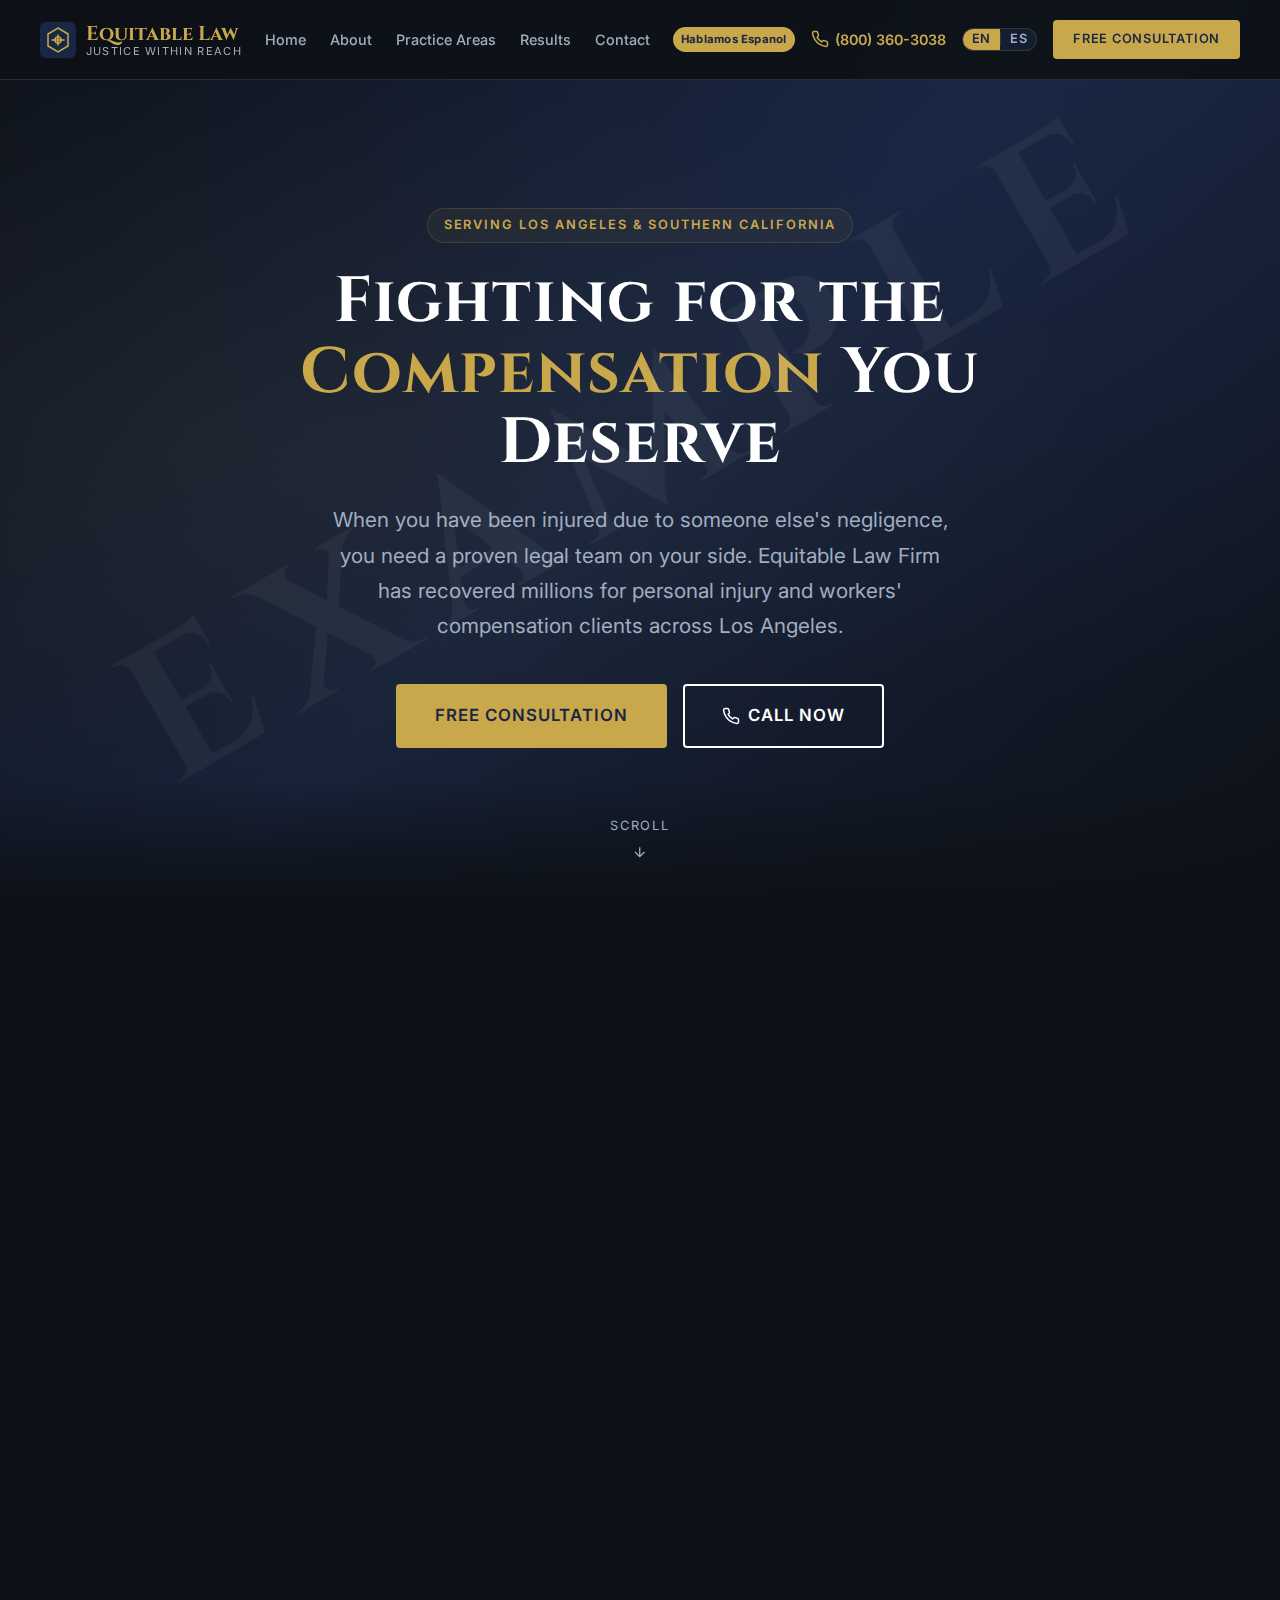
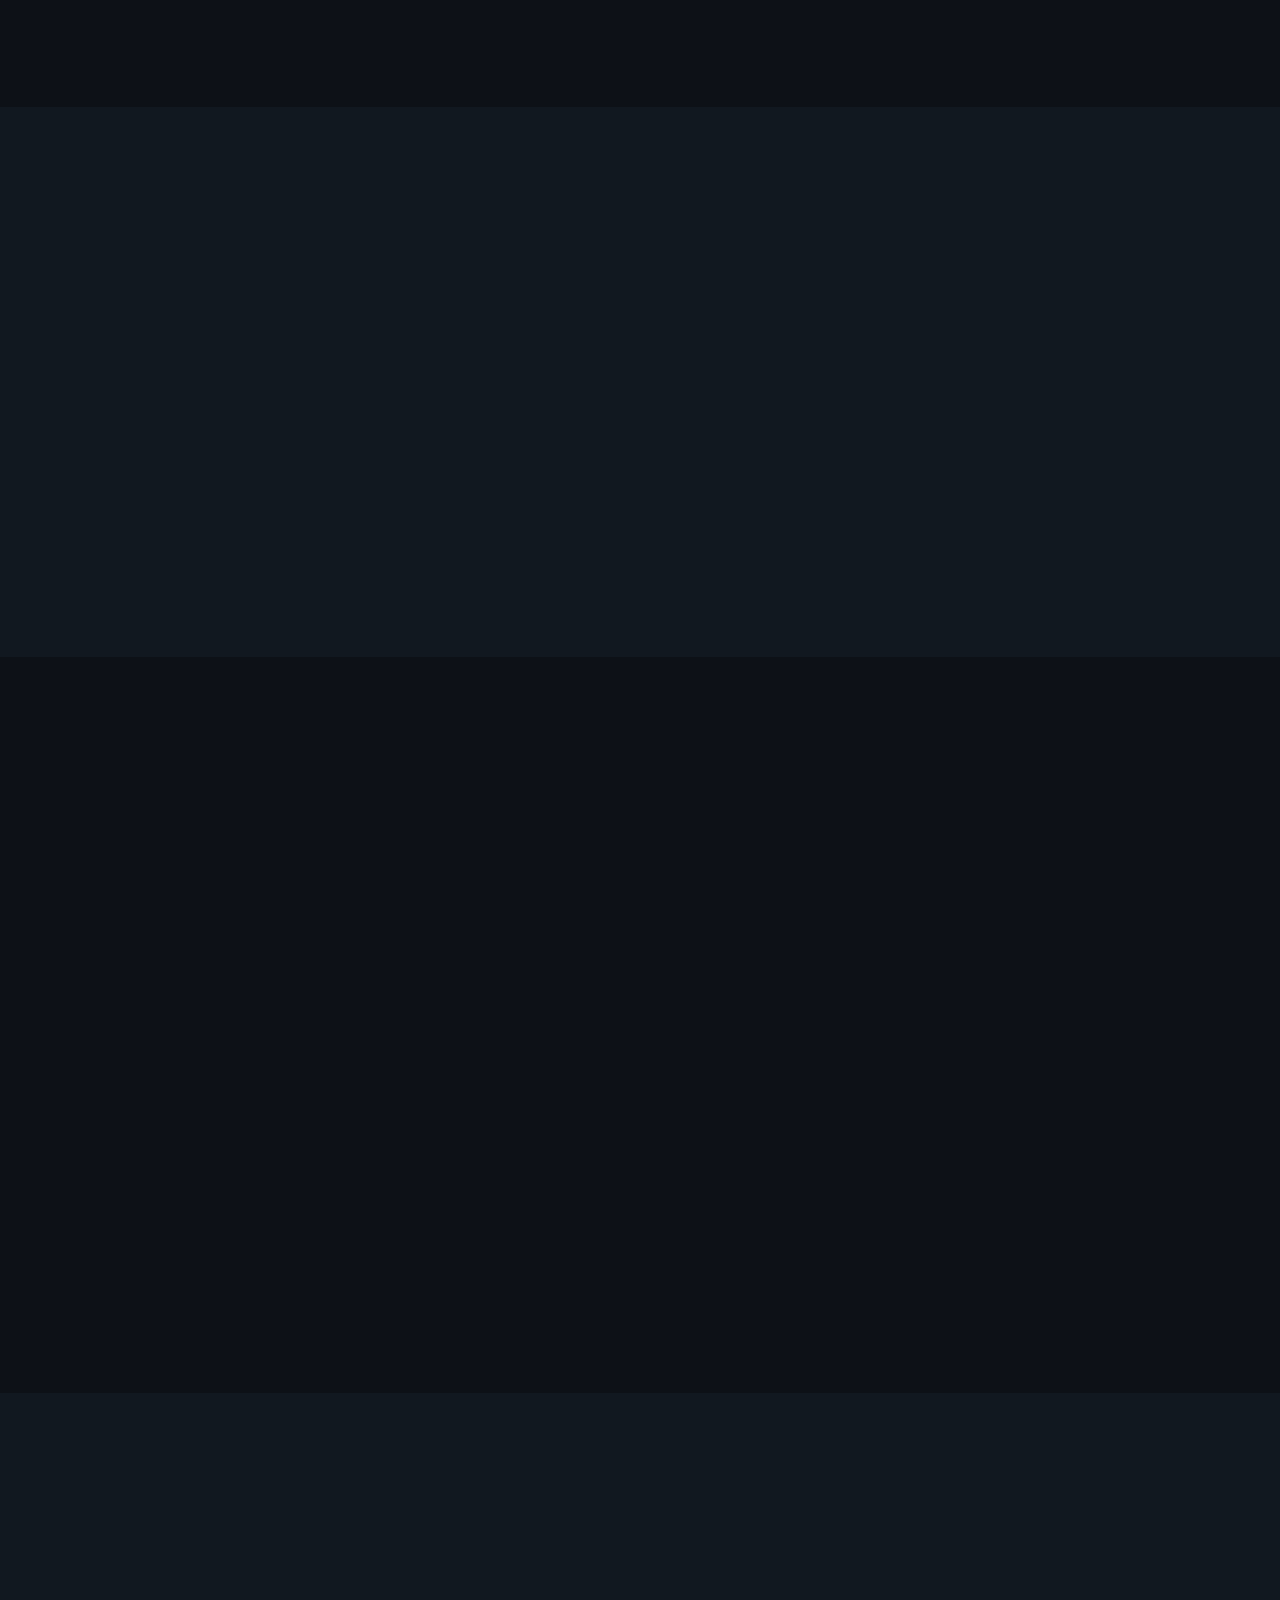
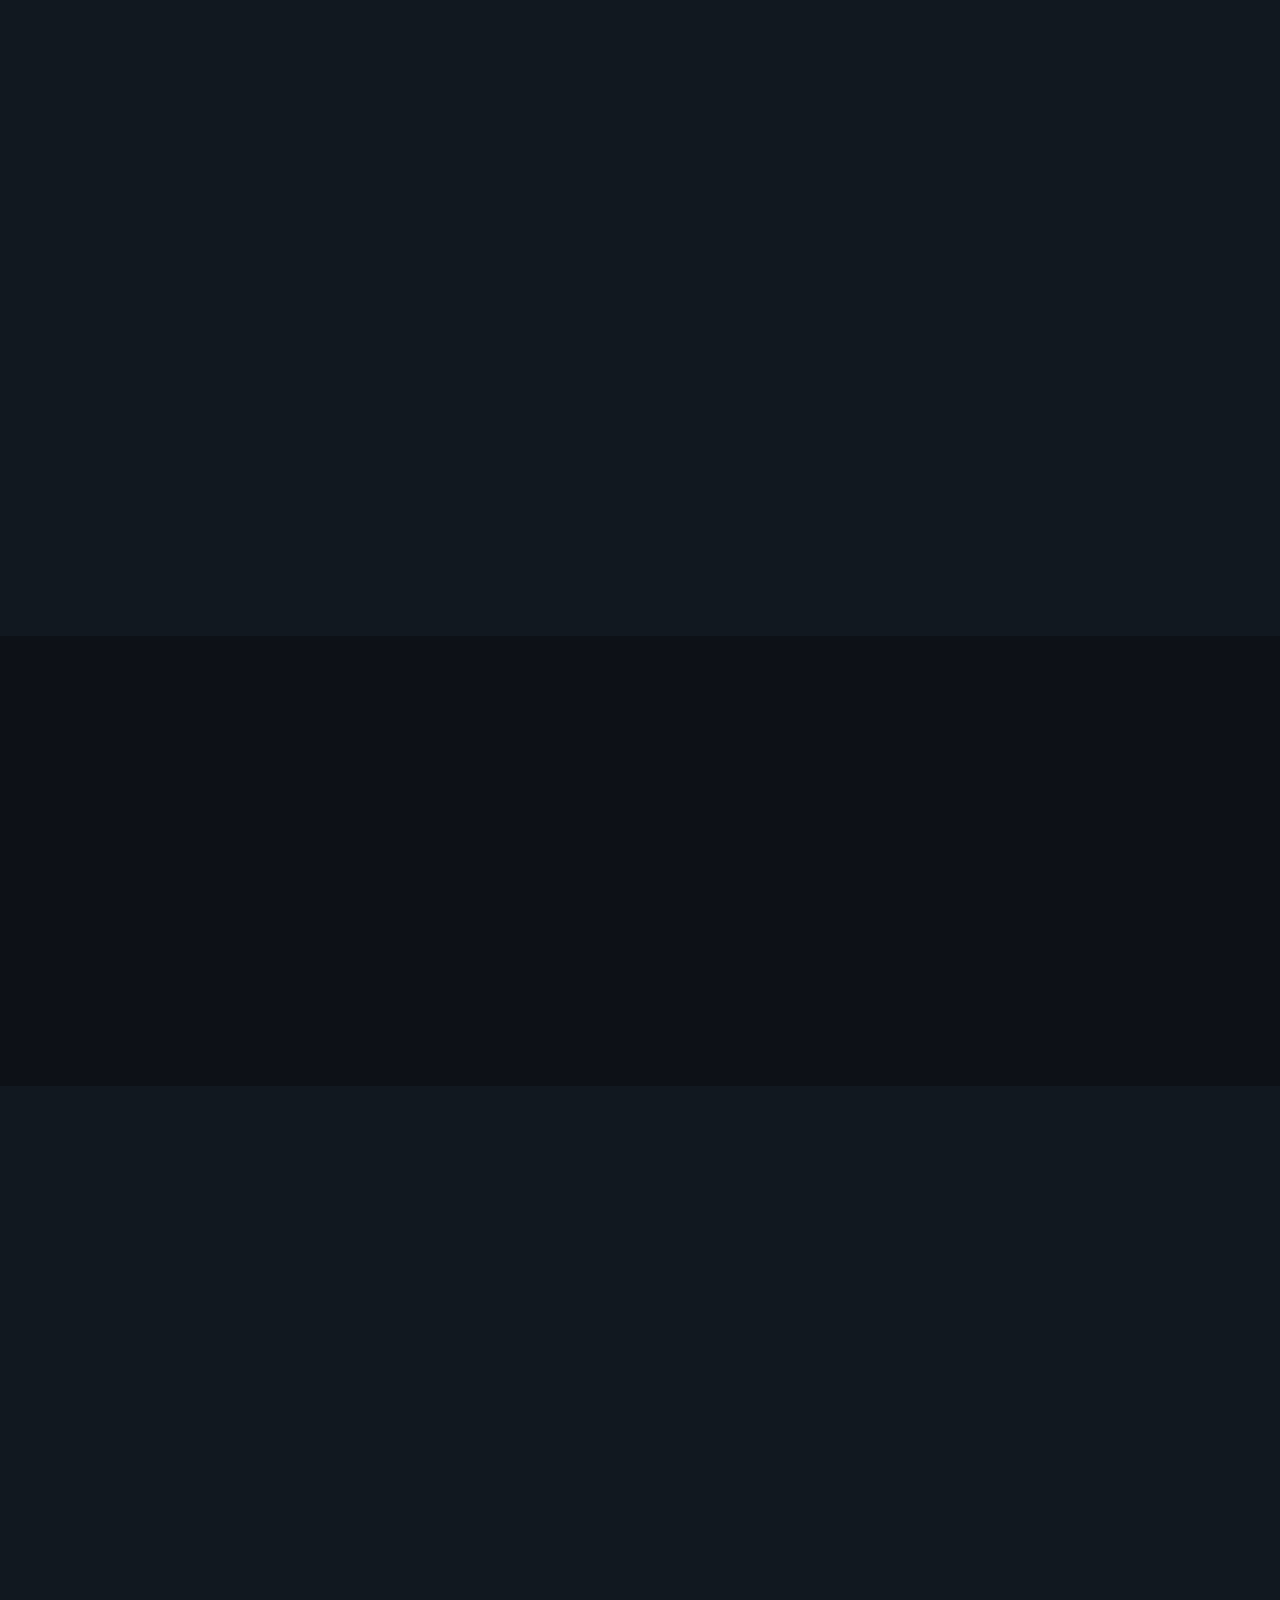
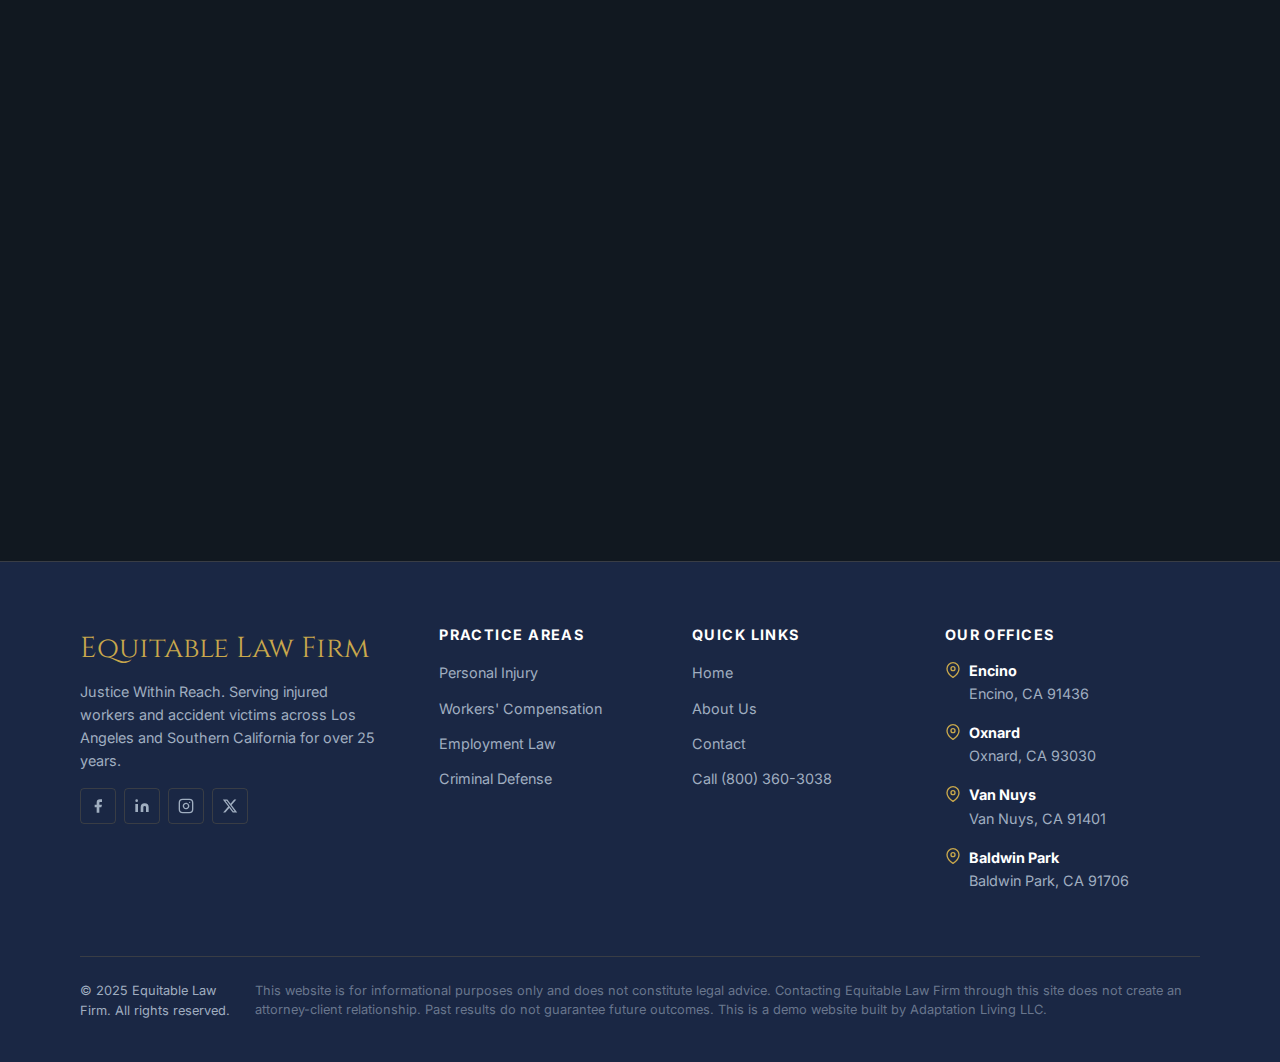
<file: index.html>
<!DOCTYPE html>
<html lang="en">
<head>
  <meta charset="UTF-8">
  <meta name="viewport" content="width=device-width, initial-scale=1.0">
  <meta name="description" content="Equitable Law Firm — Personal injury and workers' compensation attorneys in Los Angeles. 25+ years of experience. Free consultations. Call (800) 360-3038.">
  <meta name="theme-color" content="#0d1117">
  <title>Equitable Law Firm | Personal Injury &amp; Workers' Compensation Attorneys</title>

  <!-- Fonts -->
  <link rel="preconnect" href="https://fonts.googleapis.com">
  <link rel="preconnect" href="https://fonts.gstatic.com" crossorigin>
  <link href="https://fonts.googleapis.com/css2?family=Cinzel:wght@400;500;600;700&family=Inter:wght@300;400;500;600;700&display=swap" rel="stylesheet">

  <!-- Styles -->
  <link rel="stylesheet" href="css/styles.css">
</head>
<body>

  <!-- Skip Link -->
  <a href="#main" class="skip-link">Skip to main content</a>

  <!-- ==================== HEADER ==================== -->
  <header class="header" role="banner">
    <div class="header__inner">
      <!-- Logo -->
      <a href="index.html" class="header__logo" aria-label="Equitable Law Firm — Home">
        <svg class="header__logo-icon" viewBox="0 0 36 36" fill="none" xmlns="http://www.w3.org/2000/svg" aria-hidden="true">
          <rect width="36" height="36" rx="6" fill="#1a2744"/>
          <path d="M18 6L28 12V24L18 30L8 24V12L18 6Z" stroke="#c9a84c" stroke-width="1.5" fill="none"/>
          <path d="M12 18H24M18 13V23" stroke="#c9a84c" stroke-width="1.5" stroke-linecap="round"/>
          <circle cx="18" cy="18" r="3" stroke="#c9a84c" stroke-width="1.5" fill="none"/>
        </svg>
        <div class="header__logo-text">
          Equitable Law
          <span data-i18n="logo.tagline">Justice Within Reach</span>
        </div>
      </a>

      <!-- Navigation -->
      <nav class="nav" id="mainNav" aria-label="Main navigation">
        <ul class="nav__list">
          <li><a href="index.html" class="nav__link nav__link--active" data-i18n="nav.home">Home</a></li>
          <li><a href="about.html" class="nav__link" data-i18n="nav.about">About</a></li>
          <li><a href="practice-areas.html" class="nav__link" data-i18n="nav.practice">Practice Areas</a></li>
          <li><a href="#results" class="nav__link" data-i18n="nav.results">Results</a></li>
          <li><a href="contact.html" class="nav__link" data-i18n="nav.contact">Contact</a></li>
        </ul>
      </nav>

      <!-- Actions -->
      <div class="header__actions">
        <span class="hablamos-badge" aria-label="Se Habla Espanol">Hablamos Espanol</span>
        <a href="tel:8003603038" class="header__phone" aria-label="Call us at (800) 360-3038">
          <svg class="header__phone-icon" viewBox="0 0 24 24" fill="none" stroke="currentColor" stroke-width="2" stroke-linecap="round" stroke-linejoin="round" aria-hidden="true">
            <path d="M22 16.92v3a2 2 0 01-2.18 2 19.79 19.79 0 01-8.63-3.07 19.5 19.5 0 01-6-6 19.79 19.79 0 01-3.07-8.67A2 2 0 014.11 2h3a2 2 0 012 1.72c.127.96.361 1.903.7 2.81a2 2 0 01-.45 2.11L8.09 9.91a16 16 0 006 6l1.27-1.27a2 2 0 012.11-.45c.907.339 1.85.573 2.81.7A2 2 0 0122 16.92z"/>
          </svg>
          (800) 360-3038
        </a>
        <div class="lang-toggle" aria-label="Language selector">
          <button class="lang-toggle__btn lang-toggle__btn--active" data-lang="en" aria-label="English">EN</button>
          <span class="lang-toggle__sep" aria-hidden="true"></span>
          <button class="lang-toggle__btn" data-lang="es" aria-label="Espanol">ES</button>
        </div>
        <a href="contact.html" class="btn btn--primary btn--sm" data-i18n="header.consultation">Free Consultation</a>
        <button class="hamburger" id="menuToggle" aria-label="Open menu" aria-expanded="false" aria-controls="mainNav">
          <span class="hamburger__bar"></span>
          <span class="hamburger__bar"></span>
          <span class="hamburger__bar"></span>
        </button>
      </div>
    </div>
  </header>

  <!-- ==================== MAIN ==================== -->
  <main id="main">

    <!-- ====== HERO ====== -->
    <section class="hero" id="home">
      <div class="hero__bg" aria-hidden="true"></div>
      <div class="container">
        <div class="hero__content">
          <div class="hero__badge" data-i18n="hero.badge">
            <span class="hero__badge-dot" aria-hidden="true"></span>
            Serving Los Angeles &amp; Southern California
          </div>
          <h1 class="hero__title" data-i18n="hero.title" data-i18n-html>Fighting for the <span class="text-accent">Compensation</span> You Deserve</h1>
          <p class="hero__subtitle" data-i18n="hero.subtitle">When you have been injured due to someone else's negligence, you need a proven legal team on your side. Equitable Law Firm has recovered millions for personal injury and workers' compensation clients across Los Angeles.</p>
          <div class="hero__actions">
            <a href="contact.html" class="btn btn--primary btn--lg" data-i18n="hero.btn.consultation">Free Consultation</a>
            <a href="tel:8003603038" class="btn btn--outline btn--lg" data-i18n="hero.btn.call" data-i18n-html>
              <svg width="18" height="18" viewBox="0 0 24 24" fill="none" stroke="currentColor" stroke-width="2" stroke-linecap="round" stroke-linejoin="round" aria-hidden="true"><path d="M22 16.92v3a2 2 0 01-2.18 2 19.79 19.79 0 01-8.63-3.07 19.5 19.5 0 01-6-6 19.79 19.79 0 01-3.07-8.67A2 2 0 014.11 2h3a2 2 0 012 1.72c.127.96.361 1.903.7 2.81a2 2 0 01-.45 2.11L8.09 9.91a16 16 0 006 6l1.27-1.27a2 2 0 012.11-.45c.907.339 1.85.573 2.81.7A2 2 0 0122 16.92z"/></svg>
              Call Now
            </a>
          </div>
        </div>
      </div>
      <div class="hero__scroll-indicator" aria-hidden="true">
        <span data-i18n="hero.scroll">Scroll</span>
        <svg width="16" height="16" viewBox="0 0 24 24" fill="none" stroke="currentColor" stroke-width="2"><path d="M12 5v14M5 12l7 7 7-7"/></svg>
      </div>
    </section>

    <!-- ====== PRACTICE AREAS ====== -->
    <section class="section" id="practice-areas">
      <div class="container text-center">
        <span class="section__badge reveal" data-i18n="practice.badge">What We Do</span>
        <h2 class="section__heading reveal" data-i18n="practice.heading">Our Practice Areas</h2>
        <p class="section__subheading reveal" data-i18n="practice.subheading">We focus on the areas of law where we can make the greatest impact for individuals and families facing difficult times.</p>

        <div class="practice-grid">
          <!-- Personal Injury -->
          <div class="practice-card reveal">
            <svg class="practice-card__icon" viewBox="0 0 48 48" fill="none" stroke="currentColor" stroke-width="2" stroke-linecap="round" stroke-linejoin="round" aria-hidden="true">
              <circle cx="24" cy="12" r="6"/>
              <path d="M16 44V30l-6-6h4l10 8 10-8h4l-6 6v14"/>
              <path d="M20 36h8"/>
            </svg>
            <h3 class="practice-card__title" data-i18n="practice.pi.title">Personal Injury</h3>
            <p class="practice-card__desc" data-i18n="practice.pi.desc">Car accidents, truck collisions, motorcycle injuries, pedestrian incidents, and rideshare accidents. We fight to get you full and fair compensation for your injuries.</p>
            <a href="practice-areas.html#personal-injury" class="practice-card__link" data-i18n="practice.learnmore" data-i18n-html>
              Learn More
              <svg viewBox="0 0 24 24" fill="none" stroke="currentColor" stroke-width="2" stroke-linecap="round" stroke-linejoin="round" aria-hidden="true"><path d="M5 12h14M12 5l7 7-7 7"/></svg>
            </a>
          </div>

          <!-- Workers' Compensation -->
          <div class="practice-card reveal">
            <svg class="practice-card__icon" viewBox="0 0 48 48" fill="none" stroke="currentColor" stroke-width="2" stroke-linecap="round" stroke-linejoin="round" aria-hidden="true">
              <rect x="6" y="20" width="36" height="22" rx="3"/>
              <path d="M16 20V14a8 8 0 0116 0v6"/>
              <circle cx="24" cy="32" r="4"/>
              <path d="M24 36v3"/>
            </svg>
            <h3 class="practice-card__title" data-i18n="practice.wc.title">Workers' Compensation</h3>
            <p class="practice-card__desc" data-i18n="practice.wc.desc">Workplace injuries, repetitive stress conditions, and occupational illnesses. We ensure you receive the medical care and wage benefits you are entitled to under California law.</p>
            <a href="practice-areas.html#workers-comp" class="practice-card__link" data-i18n="practice.learnmore" data-i18n-html>
              Learn More
              <svg viewBox="0 0 24 24" fill="none" stroke="currentColor" stroke-width="2" stroke-linecap="round" stroke-linejoin="round" aria-hidden="true"><path d="M5 12h14M12 5l7 7-7 7"/></svg>
            </a>
          </div>

          <!-- Employment Law -->
          <div class="practice-card reveal">
            <svg class="practice-card__icon" viewBox="0 0 48 48" fill="none" stroke="currentColor" stroke-width="2" stroke-linecap="round" stroke-linejoin="round" aria-hidden="true">
              <path d="M8 44V12l16-8 16 8v32"/>
              <rect x="18" y="28" width="12" height="16"/>
              <path d="M14 20h4M30 20h4M14 26h4M30 26h4"/>
              <path d="M22 36h4"/>
            </svg>
            <h3 class="practice-card__title" data-i18n="practice.el.title">Employment Law</h3>
            <p class="practice-card__desc" data-i18n="practice.el.desc">Wrongful termination, workplace discrimination, sexual harassment, and wage disputes. We protect your rights as an employee under California's strong labor laws.</p>
            <a href="practice-areas.html#employment-law" class="practice-card__link" data-i18n="practice.learnmore" data-i18n-html>
              Learn More
              <svg viewBox="0 0 24 24" fill="none" stroke="currentColor" stroke-width="2" stroke-linecap="round" stroke-linejoin="round" aria-hidden="true"><path d="M5 12h14M12 5l7 7-7 7"/></svg>
            </a>
          </div>

          <!-- Criminal Defense -->
          <div class="practice-card reveal">
            <svg class="practice-card__icon" viewBox="0 0 48 48" fill="none" stroke="currentColor" stroke-width="2" stroke-linecap="round" stroke-linejoin="round" aria-hidden="true">
              <path d="M24 4L4 14v2h40v-2L24 4z"/>
              <path d="M8 16v20M16 16v20M24 16v20M32 16v20M40 16v20"/>
              <rect x="4" y="36" width="40" height="4" rx="1"/>
              <rect x="2" y="40" width="44" height="4" rx="1"/>
            </svg>
            <h3 class="practice-card__title" data-i18n="practice.cd.title">Criminal Defense</h3>
            <p class="practice-card__desc" data-i18n="practice.cd.desc">DUI, drug charges, theft, assault, and other criminal matters. We provide aggressive defense to protect your freedom, your record, and your future.</p>
            <a href="practice-areas.html#criminal-defense" class="practice-card__link" data-i18n="practice.learnmore" data-i18n-html>
              Learn More
              <svg viewBox="0 0 24 24" fill="none" stroke="currentColor" stroke-width="2" stroke-linecap="round" stroke-linejoin="round" aria-hidden="true"><path d="M5 12h14M12 5l7 7-7 7"/></svg>
            </a>
          </div>
        </div>
      </div>
    </section>

    <!-- ====== WHY CHOOSE US ====== -->
    <section class="section section--alt" id="why-us">
      <div class="container text-center">
        <span class="section__badge reveal" data-i18n="why.badge">Why Equitable Law</span>
        <h2 class="section__heading reveal" data-i18n="why.heading">Why Clients Choose Us</h2>
        <p class="section__subheading reveal" data-i18n="why.subheading">For over two decades, Equitable Law Firm has been a trusted advocate for injured workers and accident victims across Southern California.</p>

        <div class="stats-grid">
          <!-- 25+ Years -->
          <div class="stat-box reveal">
            <svg class="stat-box__icon" viewBox="0 0 40 40" fill="none" stroke="currentColor" stroke-width="2" stroke-linecap="round" stroke-linejoin="round" aria-hidden="true">
              <circle cx="20" cy="20" r="16"/>
              <path d="M20 10v10l6 4"/>
            </svg>
            <div class="stat-box__number">25+</div>
            <div class="stat-box__label" data-i18n="why.years">Years of Experience</div>
          </div>

          <!-- 4 Offices -->
          <div class="stat-box reveal">
            <svg class="stat-box__icon" viewBox="0 0 40 40" fill="none" stroke="currentColor" stroke-width="2" stroke-linecap="round" stroke-linejoin="round" aria-hidden="true">
              <path d="M4 36h32M8 36V14l12-8 12 8v22"/>
              <rect x="16" y="24" width="8" height="12"/>
              <rect x="12" y="18" width="4" height="4"/>
              <rect x="24" y="18" width="4" height="4"/>
            </svg>
            <div class="stat-box__number">4</div>
            <div class="stat-box__label" data-i18n="why.offices">Office Locations</div>
          </div>

          <!-- 24/7 -->
          <div class="stat-box reveal">
            <svg class="stat-box__icon" viewBox="0 0 40 40" fill="none" stroke="currentColor" stroke-width="2" stroke-linecap="round" stroke-linejoin="round" aria-hidden="true">
              <circle cx="20" cy="20" r="16"/>
              <path d="M20 10v10h8"/>
              <path d="M12 4l-2-2M28 4l2-2"/>
            </svg>
            <div class="stat-box__number">24/7</div>
            <div class="stat-box__label" data-i18n="why.availability">Availability</div>
          </div>

          <!-- Free Consultation -->
          <div class="stat-box reveal">
            <svg class="stat-box__icon" viewBox="0 0 40 40" fill="none" stroke="currentColor" stroke-width="2" stroke-linecap="round" stroke-linejoin="round" aria-hidden="true">
              <path d="M20 4C11 4 4 10 4 18c0 4 2 7.5 5 10v8l7-4c1.3.3 2.6.5 4 .5 9 0 16-6 16-14S29 4 20 4z"/>
              <path d="M15 18h10M15 14h10M15 22h6"/>
            </svg>
            <div class="stat-box__number" data-i18n="why.free">Free</div>
            <div class="stat-box__label" data-i18n="why.consultation">Consultation</div>
          </div>
        </div>
      </div>
    </section>

    <!-- ====== ATTORNEY SPOTLIGHT ====== -->
    <section class="section" id="attorney">
      <div class="container">
        <div class="attorney">
          <div class="attorney__image-wrapper reveal">
            <div class="attorney__image-placeholder">
              <svg viewBox="0 0 80 80" fill="none" stroke="currentColor" stroke-width="1.5" aria-hidden="true">
                <circle cx="40" cy="28" r="14"/>
                <path d="M12 72c0-15.5 12.5-28 28-28s28 12.5 28 28"/>
              </svg>
              <span>Attorney Headshot</span>
            </div>
          </div>
          <div class="reveal">
            <span class="section__badge" data-i18n="attorney.badge">Managing Attorney</span>
            <h2 class="attorney__name">Michael H. Moghtader</h2>
            <p class="attorney__title" data-i18n="attorney.title">Founder &amp; Managing Attorney</p>
            <p class="attorney__bio" data-i18n="attorney.bio1">With over 25 years of legal experience, Michael H. Moghtader has dedicated his career to representing individuals who have been injured or wronged. He founded Equitable Law Firm with a simple mission: to ensure that every client receives the justice and compensation they deserve, regardless of the size of their case or the power of their opponent.</p>
            <p class="attorney__bio" data-i18n="attorney.bio2">Mr. Moghtader is known for his meticulous case preparation, aggressive negotiation tactics, and willingness to take cases to trial when insurance companies refuse to offer fair settlements. He has successfully recovered millions of dollars for his clients across personal injury, workers' compensation, and employment law matters.</p>
            <div class="attorney__credentials">
              <span class="attorney__credential" data-i18n="attorney.cred.bar">
                <svg viewBox="0 0 24 24" fill="none" stroke="currentColor" stroke-width="2" stroke-linecap="round" stroke-linejoin="round" aria-hidden="true"><path d="M22 11.08V12a10 10 0 11-5.93-9.14"/><path d="M22 4L12 14.01l-3-3"/></svg>
                California State Bar
              </span>
              <span class="attorney__credential" data-i18n="attorney.cred.years">
                <svg viewBox="0 0 24 24" fill="none" stroke="currentColor" stroke-width="2" stroke-linecap="round" stroke-linejoin="round" aria-hidden="true"><path d="M22 11.08V12a10 10 0 11-5.93-9.14"/><path d="M22 4L12 14.01l-3-3"/></svg>
                25+ Years Experience
              </span>
              <span class="attorney__credential" data-i18n="attorney.cred.millions">
                <svg viewBox="0 0 24 24" fill="none" stroke="currentColor" stroke-width="2" stroke-linecap="round" stroke-linejoin="round" aria-hidden="true"><path d="M22 11.08V12a10 10 0 11-5.93-9.14"/><path d="M22 4L12 14.01l-3-3"/></svg>
                Millions Recovered
              </span>
              <span class="attorney__credential" data-i18n="attorney.cred.bilingual">
                <svg viewBox="0 0 24 24" fill="none" stroke="currentColor" stroke-width="2" stroke-linecap="round" stroke-linejoin="round" aria-hidden="true"><path d="M22 11.08V12a10 10 0 11-5.93-9.14"/><path d="M22 4L12 14.01l-3-3"/></svg>
                Bilingual (English/Farsi)
              </span>
            </div>
            <a href="about.html" class="btn btn--outline-gold" data-i18n="attorney.readbio">Read Full Bio</a>
          </div>
        </div>
      </div>
    </section>

    <!-- ====== TESTIMONIALS ====== -->
    <section class="section section--alt" id="results">
      <div class="container text-center">
        <span class="section__badge reveal" data-i18n="testimonials.badge">Client Testimonials</span>
        <h2 class="section__heading reveal" data-i18n="testimonials.heading">What Our Clients Say</h2>
        <p class="section__subheading reveal" data-i18n="testimonials.subheading">The trust our clients place in us is the foundation of everything we do. Here is what some of them have to say about their experience.</p>

        <div class="testimonials-grid">
          <!-- Testimonial 1 -->
          <div class="testimonial-card reveal">
            <div class="testimonial-card__stars" aria-label="5 out of 5 stars">
              <svg viewBox="0 0 24 24" fill="currentColor" aria-hidden="true"><path d="M12 2l3.09 6.26L22 9.27l-5 4.87L18.18 22 12 18.56 5.82 22 7 14.14l-5-4.87 6.91-1.01L12 2z"/></svg>
              <svg viewBox="0 0 24 24" fill="currentColor" aria-hidden="true"><path d="M12 2l3.09 6.26L22 9.27l-5 4.87L18.18 22 12 18.56 5.82 22 7 14.14l-5-4.87 6.91-1.01L12 2z"/></svg>
              <svg viewBox="0 0 24 24" fill="currentColor" aria-hidden="true"><path d="M12 2l3.09 6.26L22 9.27l-5 4.87L18.18 22 12 18.56 5.82 22 7 14.14l-5-4.87 6.91-1.01L12 2z"/></svg>
              <svg viewBox="0 0 24 24" fill="currentColor" aria-hidden="true"><path d="M12 2l3.09 6.26L22 9.27l-5 4.87L18.18 22 12 18.56 5.82 22 7 14.14l-5-4.87 6.91-1.01L12 2z"/></svg>
              <svg viewBox="0 0 24 24" fill="currentColor" aria-hidden="true"><path d="M12 2l3.09 6.26L22 9.27l-5 4.87L18.18 22 12 18.56 5.82 22 7 14.14l-5-4.87 6.91-1.01L12 2z"/></svg>
            </div>
            <p class="testimonial-card__quote" data-i18n="testimonial1.quote">After my car accident, I didn't know where to turn. The insurance company was offering me next to nothing. Mr. Moghtader took my case and fought for me every step of the way. He got me a settlement that covered all of my medical bills and then some. I can't recommend this firm highly enough.</p>
            <p class="testimonial-card__author">Maria G.</p>
            <p class="testimonial-card__case" data-i18n="testimonial1.case">Auto Accident &mdash; Personal Injury</p>
          </div>

          <!-- Testimonial 2 -->
          <div class="testimonial-card reveal">
            <div class="testimonial-card__stars" aria-label="5 out of 5 stars">
              <svg viewBox="0 0 24 24" fill="currentColor" aria-hidden="true"><path d="M12 2l3.09 6.26L22 9.27l-5 4.87L18.18 22 12 18.56 5.82 22 7 14.14l-5-4.87 6.91-1.01L12 2z"/></svg>
              <svg viewBox="0 0 24 24" fill="currentColor" aria-hidden="true"><path d="M12 2l3.09 6.26L22 9.27l-5 4.87L18.18 22 12 18.56 5.82 22 7 14.14l-5-4.87 6.91-1.01L12 2z"/></svg>
              <svg viewBox="0 0 24 24" fill="currentColor" aria-hidden="true"><path d="M12 2l3.09 6.26L22 9.27l-5 4.87L18.18 22 12 18.56 5.82 22 7 14.14l-5-4.87 6.91-1.01L12 2z"/></svg>
              <svg viewBox="0 0 24 24" fill="currentColor" aria-hidden="true"><path d="M12 2l3.09 6.26L22 9.27l-5 4.87L18.18 22 12 18.56 5.82 22 7 14.14l-5-4.87 6.91-1.01L12 2z"/></svg>
              <svg viewBox="0 0 24 24" fill="currentColor" aria-hidden="true"><path d="M12 2l3.09 6.26L22 9.27l-5 4.87L18.18 22 12 18.56 5.82 22 7 14.14l-5-4.87 6.91-1.01L12 2z"/></svg>
            </div>
            <p class="testimonial-card__quote" data-i18n="testimonial2.quote">I was injured on the job and my employer tried to deny my workers' comp claim. Equitable Law Firm stepped in, gathered the evidence, and got my claim approved. They handled everything with the insurance company so I could focus on my recovery. Professional, responsive, and truly caring.</p>
            <p class="testimonial-card__author">James R.</p>
            <p class="testimonial-card__case" data-i18n="testimonial2.case">Workplace Injury &mdash; Workers' Compensation</p>
          </div>

          <!-- Testimonial 3 -->
          <div class="testimonial-card reveal">
            <div class="testimonial-card__stars" aria-label="5 out of 5 stars">
              <svg viewBox="0 0 24 24" fill="currentColor" aria-hidden="true"><path d="M12 2l3.09 6.26L22 9.27l-5 4.87L18.18 22 12 18.56 5.82 22 7 14.14l-5-4.87 6.91-1.01L12 2z"/></svg>
              <svg viewBox="0 0 24 24" fill="currentColor" aria-hidden="true"><path d="M12 2l3.09 6.26L22 9.27l-5 4.87L18.18 22 12 18.56 5.82 22 7 14.14l-5-4.87 6.91-1.01L12 2z"/></svg>
              <svg viewBox="0 0 24 24" fill="currentColor" aria-hidden="true"><path d="M12 2l3.09 6.26L22 9.27l-5 4.87L18.18 22 12 18.56 5.82 22 7 14.14l-5-4.87 6.91-1.01L12 2z"/></svg>
              <svg viewBox="0 0 24 24" fill="currentColor" aria-hidden="true"><path d="M12 2l3.09 6.26L22 9.27l-5 4.87L18.18 22 12 18.56 5.82 22 7 14.14l-5-4.87 6.91-1.01L12 2z"/></svg>
              <svg viewBox="0 0 24 24" fill="currentColor" aria-hidden="true"><path d="M12 2l3.09 6.26L22 9.27l-5 4.87L18.18 22 12 18.56 5.82 22 7 14.14l-5-4.87 6.91-1.01L12 2z"/></svg>
            </div>
            <p class="testimonial-card__quote" data-i18n="testimonial3.quote">I was wrongfully terminated after reporting safety violations at my workplace. The team at Equitable Law took on my employment law case and secured a significant settlement. They kept me informed throughout the entire process and made me feel like a priority, not just another case number.</p>
            <p class="testimonial-card__author">David T.</p>
            <p class="testimonial-card__case" data-i18n="testimonial3.case">Wrongful Termination &mdash; Employment Law</p>
          </div>
        </div>
      </div>
    </section>

    <!-- ====== CTA BANNER ====== -->
    <section class="section">
      <div class="container">
        <div class="cta-banner reveal">
          <div class="cta-banner__content">
            <h2 class="cta-banner__title" data-i18n="cta.title" data-i18n-html>Injured? Don't Wait. <span class="text-accent">Call Now.</span></h2>
            <a href="tel:8003603038" class="cta-banner__phone">(800) 360-3038</a>
            <div class="cta-banner__actions">
              <a href="contact.html" class="btn btn--primary btn--lg" data-i18n="cta.btn.consultation">Free Consultation</a>
              <a href="tel:8003603038" class="btn btn--outline btn--lg" data-i18n="cta.btn.call247">Call 24/7</a>
            </div>
          </div>
        </div>
      </div>
    </section>

    <!-- ====== CONTACT ====== -->
    <section class="section section--alt" id="contact">
      <div class="container">
        <div class="text-center">
          <span class="section__badge reveal" data-i18n="contact.badge">Get in Touch</span>
          <h2 class="section__heading reveal" data-i18n="contact.heading">Contact Our Team</h2>
          <p class="section__subheading reveal" data-i18n="contact.subheading">Ready to discuss your case? Fill out the form below or call us directly. We respond to every inquiry within 24 hours.</p>
        </div>

        <div class="contact-grid">
          <!-- Form -->
          <form class="contact-form reveal" id="contactForm" novalidate>
            <h3 class="contact-form__title" data-i18n="contact.form.title">Request a Free Consultation</h3>

            <div class="form-group">
              <label class="form-group__label form-group__label--required" for="formName" data-i18n="contact.form.name">Full Name</label>
              <input class="form-group__input" type="text" id="formName" name="name" placeholder="John Doe" autocomplete="name" required>
              <span class="form-group__error" aria-live="polite"></span>
            </div>

            <div class="form-group">
              <label class="form-group__label form-group__label--required" for="formEmail" data-i18n="contact.form.email">Email Address</label>
              <input class="form-group__input" type="email" id="formEmail" name="email" placeholder="john@example.com" autocomplete="email" required>
              <span class="form-group__error" aria-live="polite"></span>
            </div>

            <div class="form-group">
              <label class="form-group__label" for="formPhone" data-i18n="contact.form.phone">Phone Number</label>
              <input class="form-group__input" type="tel" id="formPhone" name="phone" placeholder="(555) 123-4567" autocomplete="tel">
              <span class="form-group__error" aria-live="polite"></span>
            </div>

            <div class="form-group">
              <label class="form-group__label form-group__label--required" for="formCaseType" data-i18n="contact.form.casetype">Case Type</label>
              <select class="form-group__select" id="formCaseType" name="caseType" required>
                <option value="" data-i18n="contact.form.select">Select a case type...</option>
                <option value="personal-injury" data-i18n="contact.form.pi">Personal Injury</option>
                <option value="workers-comp" data-i18n="contact.form.wc">Workers' Compensation</option>
                <option value="employment-law" data-i18n="contact.form.el">Employment Law</option>
                <option value="criminal-defense" data-i18n="contact.form.cd">Criminal Defense</option>
                <option value="other" data-i18n="contact.form.other">Other</option>
              </select>
              <span class="form-group__error" aria-live="polite"></span>
            </div>

            <div class="form-group">
              <label class="form-group__label form-group__label--required" for="formMessage" data-i18n="contact.form.describe">Describe Your Case</label>
              <textarea class="form-group__textarea" id="formMessage" name="message" placeholder="Please briefly describe what happened and how we can help you..." rows="5" required></textarea>
              <span class="form-group__error" aria-live="polite"></span>
            </div>

            <button type="submit" class="btn btn--primary btn--block" data-i18n="contact.form.submit">Submit Your Case</button>
            <div class="form-status" aria-live="polite"></div>
          </form>

          <!-- Sidebar -->
          <div class="contact-sidebar reveal">
            <div class="contact-info-card">
              <h3 class="contact-info-card__title" data-i18n="contact.info.title">
                <svg viewBox="0 0 24 24" fill="none" stroke="currentColor" stroke-width="2" stroke-linecap="round" stroke-linejoin="round" aria-hidden="true"><path d="M22 16.92v3a2 2 0 01-2.18 2 19.79 19.79 0 01-8.63-3.07 19.5 19.5 0 01-6-6 19.79 19.79 0 01-3.07-8.67A2 2 0 014.11 2h3a2 2 0 012 1.72c.127.96.361 1.903.7 2.81a2 2 0 01-.45 2.11L8.09 9.91a16 16 0 006 6l1.27-1.27a2 2 0 012.11-.45c.907.339 1.85.573 2.81.7A2 2 0 0122 16.92z"/></svg>
                Contact Information
              </h3>
              <div class="contact-info-card__item">
                <svg viewBox="0 0 24 24" fill="none" stroke="currentColor" stroke-width="2" stroke-linecap="round" stroke-linejoin="round" aria-hidden="true"><path d="M22 16.92v3a2 2 0 01-2.18 2 19.79 19.79 0 01-8.63-3.07 19.5 19.5 0 01-6-6 19.79 19.79 0 01-3.07-8.67A2 2 0 014.11 2h3a2 2 0 012 1.72c.127.96.361 1.903.7 2.81a2 2 0 01-.45 2.11L8.09 9.91a16 16 0 006 6l1.27-1.27a2 2 0 012.11-.45c.907.339 1.85.573 2.81.7A2 2 0 0122 16.92z"/></svg>
                <a href="tel:8003603038">(800) 360-3038</a>
              </div>
              <div class="contact-info-card__item">
                <svg viewBox="0 0 24 24" fill="none" stroke="currentColor" stroke-width="2" stroke-linecap="round" stroke-linejoin="round" aria-hidden="true"><path d="M4 4h16c1.1 0 2 .9 2 2v12c0 1.1-.9 2-2 2H4c-1.1 0-2-.9-2-2V6c0-1.1.9-2 2-2z"/><path d="M22 6l-10 7L2 6"/></svg>
                <a href="mailto:info@equitablelawfirm.com">info@equitablelawfirm.com</a>
              </div>
              <div class="contact-info-card__item">
                <svg viewBox="0 0 24 24" fill="none" stroke="currentColor" stroke-width="2" stroke-linecap="round" stroke-linejoin="round" aria-hidden="true"><circle cx="12" cy="12" r="10"/><path d="M12 6v6l4 2"/></svg>
                <span data-i18n="contact.info.available">Available 24/7</span>
              </div>
            </div>

            <div class="contact-info-card">
              <h3 class="contact-info-card__title" data-i18n="contact.info.offices">
                <svg viewBox="0 0 24 24" fill="none" stroke="currentColor" stroke-width="2" stroke-linecap="round" stroke-linejoin="round" aria-hidden="true"><path d="M21 10c0 7-9 13-9 13s-9-6-9-13a9 9 0 0118 0z"/><circle cx="12" cy="10" r="3"/></svg>
                Our Offices
              </h3>
              <div class="locations-list">
                <div class="location-item">
                  <svg viewBox="0 0 24 24" fill="none" stroke="currentColor" stroke-width="2" stroke-linecap="round" stroke-linejoin="round" aria-hidden="true"><path d="M21 10c0 7-9 13-9 13s-9-6-9-13a9 9 0 0118 0z"/><circle cx="12" cy="10" r="3"/></svg>
                  <div><strong>Encino</strong>Encino, CA</div>
                </div>
                <div class="location-item">
                  <svg viewBox="0 0 24 24" fill="none" stroke="currentColor" stroke-width="2" stroke-linecap="round" stroke-linejoin="round" aria-hidden="true"><path d="M21 10c0 7-9 13-9 13s-9-6-9-13a9 9 0 0118 0z"/><circle cx="12" cy="10" r="3"/></svg>
                  <div><strong>Oxnard</strong>Oxnard, CA</div>
                </div>
                <div class="location-item">
                  <svg viewBox="0 0 24 24" fill="none" stroke="currentColor" stroke-width="2" stroke-linecap="round" stroke-linejoin="round" aria-hidden="true"><path d="M21 10c0 7-9 13-9 13s-9-6-9-13a9 9 0 0118 0z"/><circle cx="12" cy="10" r="3"/></svg>
                  <div><strong>Van Nuys</strong>Van Nuys, CA</div>
                </div>
                <div class="location-item">
                  <svg viewBox="0 0 24 24" fill="none" stroke="currentColor" stroke-width="2" stroke-linecap="round" stroke-linejoin="round" aria-hidden="true"><path d="M21 10c0 7-9 13-9 13s-9-6-9-13a9 9 0 0118 0z"/><circle cx="12" cy="10" r="3"/></svg>
                  <div><strong>Baldwin Park</strong>Baldwin Park, CA</div>
                </div>
              </div>
            </div>

            <div class="contact-info-card">
              <h3 class="contact-info-card__title" data-i18n="contact.info.whycontact">
                <svg viewBox="0 0 24 24" fill="none" stroke="currentColor" stroke-width="2" stroke-linecap="round" stroke-linejoin="round" aria-hidden="true"><path d="M12 22s8-4 8-10V5l-8-3-8 3v7c0 6 8 10 8 10z"/></svg>
                Why Contact Us?
              </h3>
              <div class="contact-info-card__item">
                <svg viewBox="0 0 24 24" fill="none" stroke="currentColor" stroke-width="2" stroke-linecap="round" stroke-linejoin="round" aria-hidden="true"><path d="M22 11.08V12a10 10 0 11-5.93-9.14"/><path d="M22 4L12 14.01l-3-3"/></svg>
                <span data-i18n="contact.info.nofee">No fee unless we win your case</span>
              </div>
              <div class="contact-info-card__item">
                <svg viewBox="0 0 24 24" fill="none" stroke="currentColor" stroke-width="2" stroke-linecap="round" stroke-linejoin="round" aria-hidden="true"><path d="M22 11.08V12a10 10 0 11-5.93-9.14"/><path d="M22 4L12 14.01l-3-3"/></svg>
                <span data-i18n="contact.info.freeconf">Free, confidential consultation</span>
              </div>
              <div class="contact-info-card__item">
                <svg viewBox="0 0 24 24" fill="none" stroke="currentColor" stroke-width="2" stroke-linecap="round" stroke-linejoin="round" aria-hidden="true"><path d="M22 11.08V12a10 10 0 11-5.93-9.14"/><path d="M22 4L12 14.01l-3-3"/></svg>
                <span data-i18n="contact.info.response24">Response within 24 hours</span>
              </div>
            </div>
          </div>
        </div>
      </div>
    </section>

  </main>

  <!-- ==================== FOOTER ==================== -->
  <footer class="footer" role="contentinfo">
    <div class="container">
      <div class="footer__grid">
        <!-- Brand -->
        <div class="footer__brand">
          <div class="footer__logo">Equitable Law Firm</div>
          <p class="footer__tagline" data-i18n="footer.tagline">Justice Within Reach. Serving injured workers and accident victims across Los Angeles and Southern California for over 25 years.</p>
          <div class="footer__social">
            <a href="#" class="footer__social-link" aria-label="Facebook">
              <svg viewBox="0 0 24 24" fill="currentColor" aria-hidden="true"><path d="M18 2h-3a5 5 0 00-5 5v3H7v4h3v8h4v-8h3l1-4h-4V7a1 1 0 011-1h3z"/></svg>
            </a>
            <a href="#" class="footer__social-link" aria-label="LinkedIn">
              <svg viewBox="0 0 24 24" fill="currentColor" aria-hidden="true"><path d="M16 8a6 6 0 016 6v7h-4v-7a2 2 0 00-2-2 2 2 0 00-2 2v7h-4v-7a6 6 0 016-6zM2 9h4v12H2zM4 6a2 2 0 100-4 2 2 0 000 4z"/></svg>
            </a>
            <a href="#" class="footer__social-link" aria-label="Instagram">
              <svg viewBox="0 0 24 24" fill="none" stroke="currentColor" stroke-width="2" stroke-linecap="round" stroke-linejoin="round" aria-hidden="true"><rect x="2" y="2" width="20" height="20" rx="5"/><path d="M16 11.37A4 4 0 1112.63 8 4 4 0 0116 11.37z"/><line x1="17.5" y1="6.5" x2="17.51" y2="6.5"/></svg>
            </a>
            <a href="#" class="footer__social-link" aria-label="Twitter / X">
              <svg viewBox="0 0 24 24" fill="currentColor" aria-hidden="true"><path d="M18.244 2.25h3.308l-7.227 8.26 8.502 11.24H16.17l-5.214-6.817L4.99 21.75H1.68l7.73-8.835L1.254 2.25H8.08l4.713 6.231zm-1.161 17.52h1.833L7.084 4.126H5.117z"/></svg>
            </a>
          </div>
        </div>

        <!-- Practice Areas -->
        <div>
          <h4 class="footer__heading" data-i18n="footer.practice">Practice Areas</h4>
          <ul class="footer__links">
            <li><a href="practice-areas.html#personal-injury" class="footer__link" data-i18n="footer.pi">Personal Injury</a></li>
            <li><a href="practice-areas.html#workers-comp" class="footer__link" data-i18n="footer.wc">Workers' Compensation</a></li>
            <li><a href="practice-areas.html#employment-law" class="footer__link" data-i18n="footer.el">Employment Law</a></li>
            <li><a href="practice-areas.html#criminal-defense" class="footer__link" data-i18n="footer.cd">Criminal Defense</a></li>
          </ul>
        </div>

        <!-- Quick Links -->
        <div>
          <h4 class="footer__heading" data-i18n="footer.quicklinks">Quick Links</h4>
          <ul class="footer__links">
            <li><a href="index.html" class="footer__link" data-i18n="footer.home">Home</a></li>
            <li><a href="about.html" class="footer__link" data-i18n="footer.aboutus">About Us</a></li>
            <li><a href="contact.html" class="footer__link" data-i18n="footer.contact">Contact</a></li>
            <li><a href="tel:8003603038" class="footer__link" data-i18n="footer.call">Call (800) 360-3038</a></li>
          </ul>
        </div>

        <!-- Offices -->
        <div>
          <h4 class="footer__heading" data-i18n="footer.offices">Our Offices</h4>
          <div class="locations-list">
            <div class="location-item">
              <svg viewBox="0 0 24 24" fill="none" stroke="currentColor" stroke-width="2" stroke-linecap="round" stroke-linejoin="round" aria-hidden="true"><path d="M21 10c0 7-9 13-9 13s-9-6-9-13a9 9 0 0118 0z"/><circle cx="12" cy="10" r="3"/></svg>
              <div><strong>Encino</strong>Encino, CA 91436</div>
            </div>
            <div class="location-item">
              <svg viewBox="0 0 24 24" fill="none" stroke="currentColor" stroke-width="2" stroke-linecap="round" stroke-linejoin="round" aria-hidden="true"><path d="M21 10c0 7-9 13-9 13s-9-6-9-13a9 9 0 0118 0z"/><circle cx="12" cy="10" r="3"/></svg>
              <div><strong>Oxnard</strong>Oxnard, CA 93030</div>
            </div>
            <div class="location-item">
              <svg viewBox="0 0 24 24" fill="none" stroke="currentColor" stroke-width="2" stroke-linecap="round" stroke-linejoin="round" aria-hidden="true"><path d="M21 10c0 7-9 13-9 13s-9-6-9-13a9 9 0 0118 0z"/><circle cx="12" cy="10" r="3"/></svg>
              <div><strong>Van Nuys</strong>Van Nuys, CA 91401</div>
            </div>
            <div class="location-item">
              <svg viewBox="0 0 24 24" fill="none" stroke="currentColor" stroke-width="2" stroke-linecap="round" stroke-linejoin="round" aria-hidden="true"><path d="M21 10c0 7-9 13-9 13s-9-6-9-13a9 9 0 0118 0z"/><circle cx="12" cy="10" r="3"/></svg>
              <div><strong>Baldwin Park</strong>Baldwin Park, CA 91706</div>
            </div>
          </div>
        </div>
      </div>

      <!-- Bottom -->
      <div class="footer__bottom">
        <p class="footer__copy" data-i18n="footer.copy">&copy; 2025 Equitable Law Firm. All rights reserved.</p>
        <p class="footer__disclaimer" data-i18n="footer.disclaimer">This website is for informational purposes only and does not constitute legal advice. Contacting Equitable Law Firm through this site does not create an attorney-client relationship. Past results do not guarantee future outcomes. This is a demo website built by Adaptation Living LLC.</p>
      </div>
    </div>
  </footer>

  <!-- Scripts -->
  <script src="js/main.js"></script>
</body>
</html>
</file>
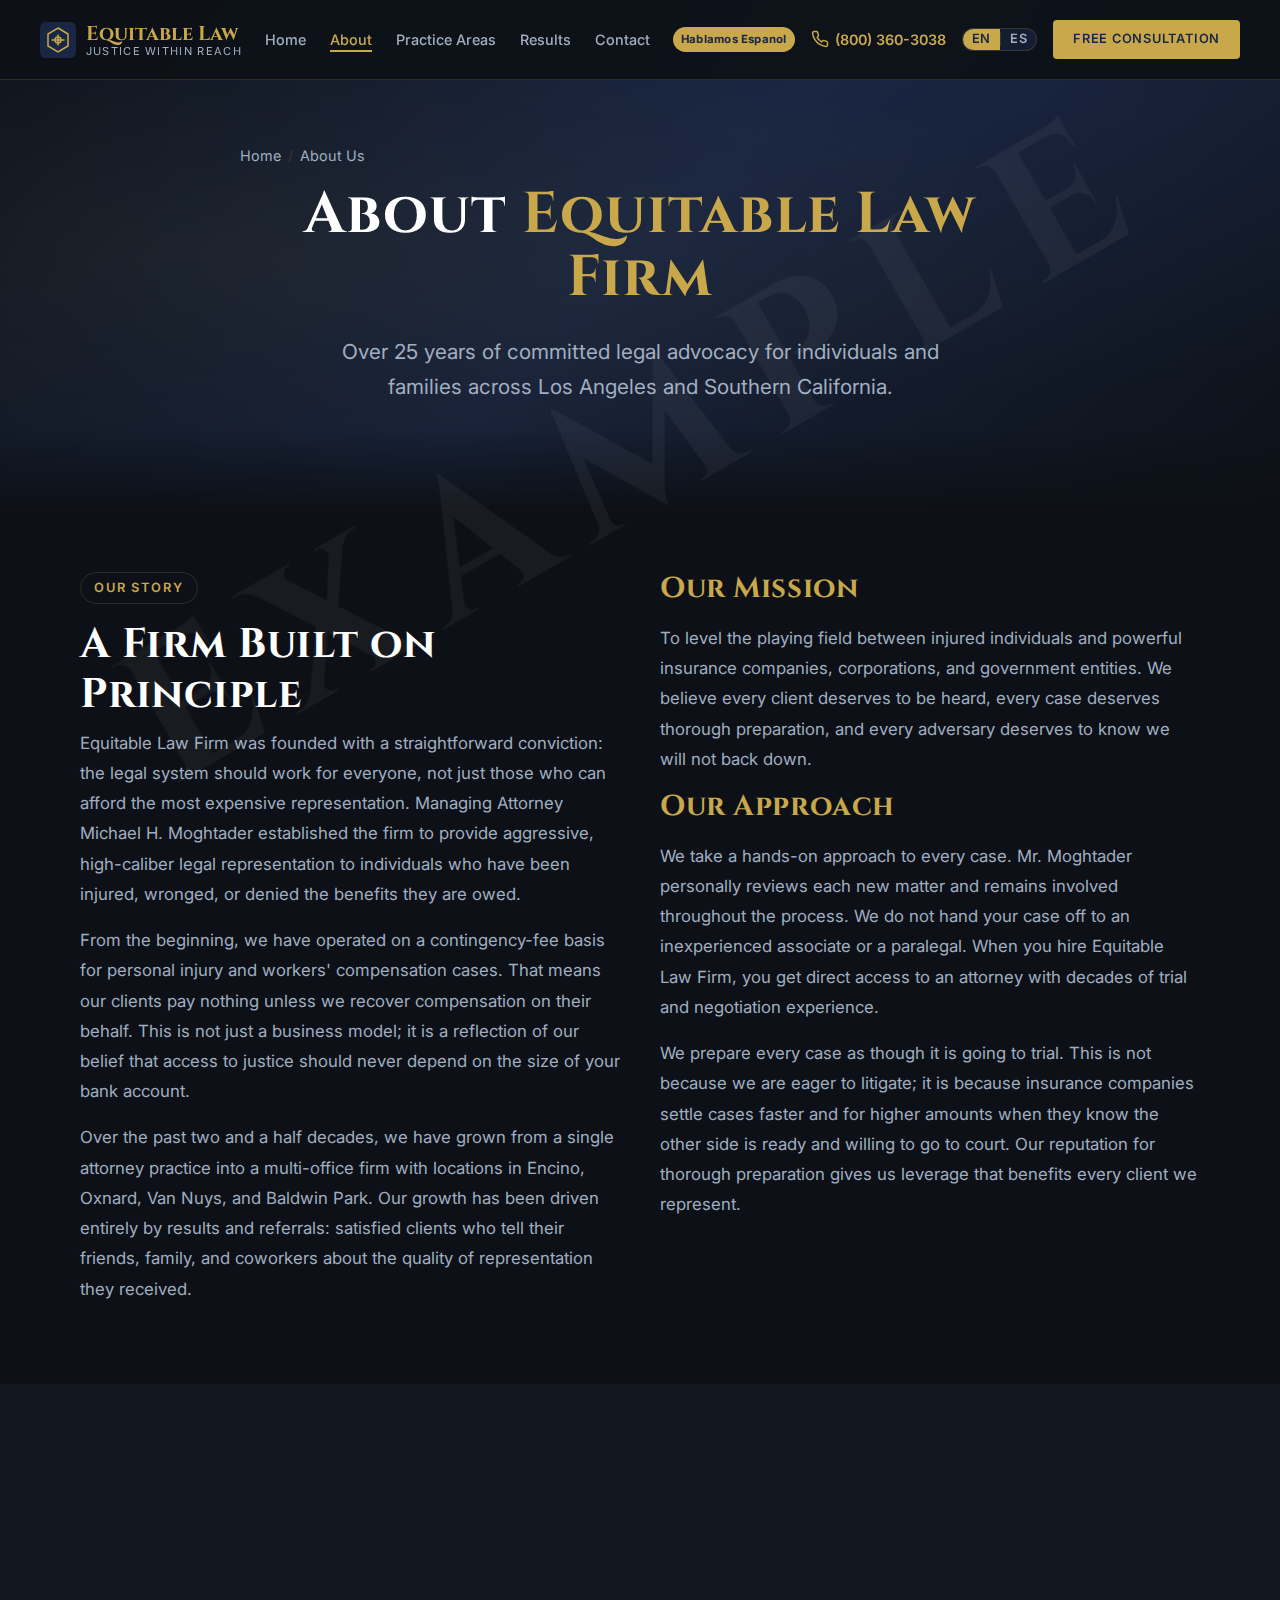
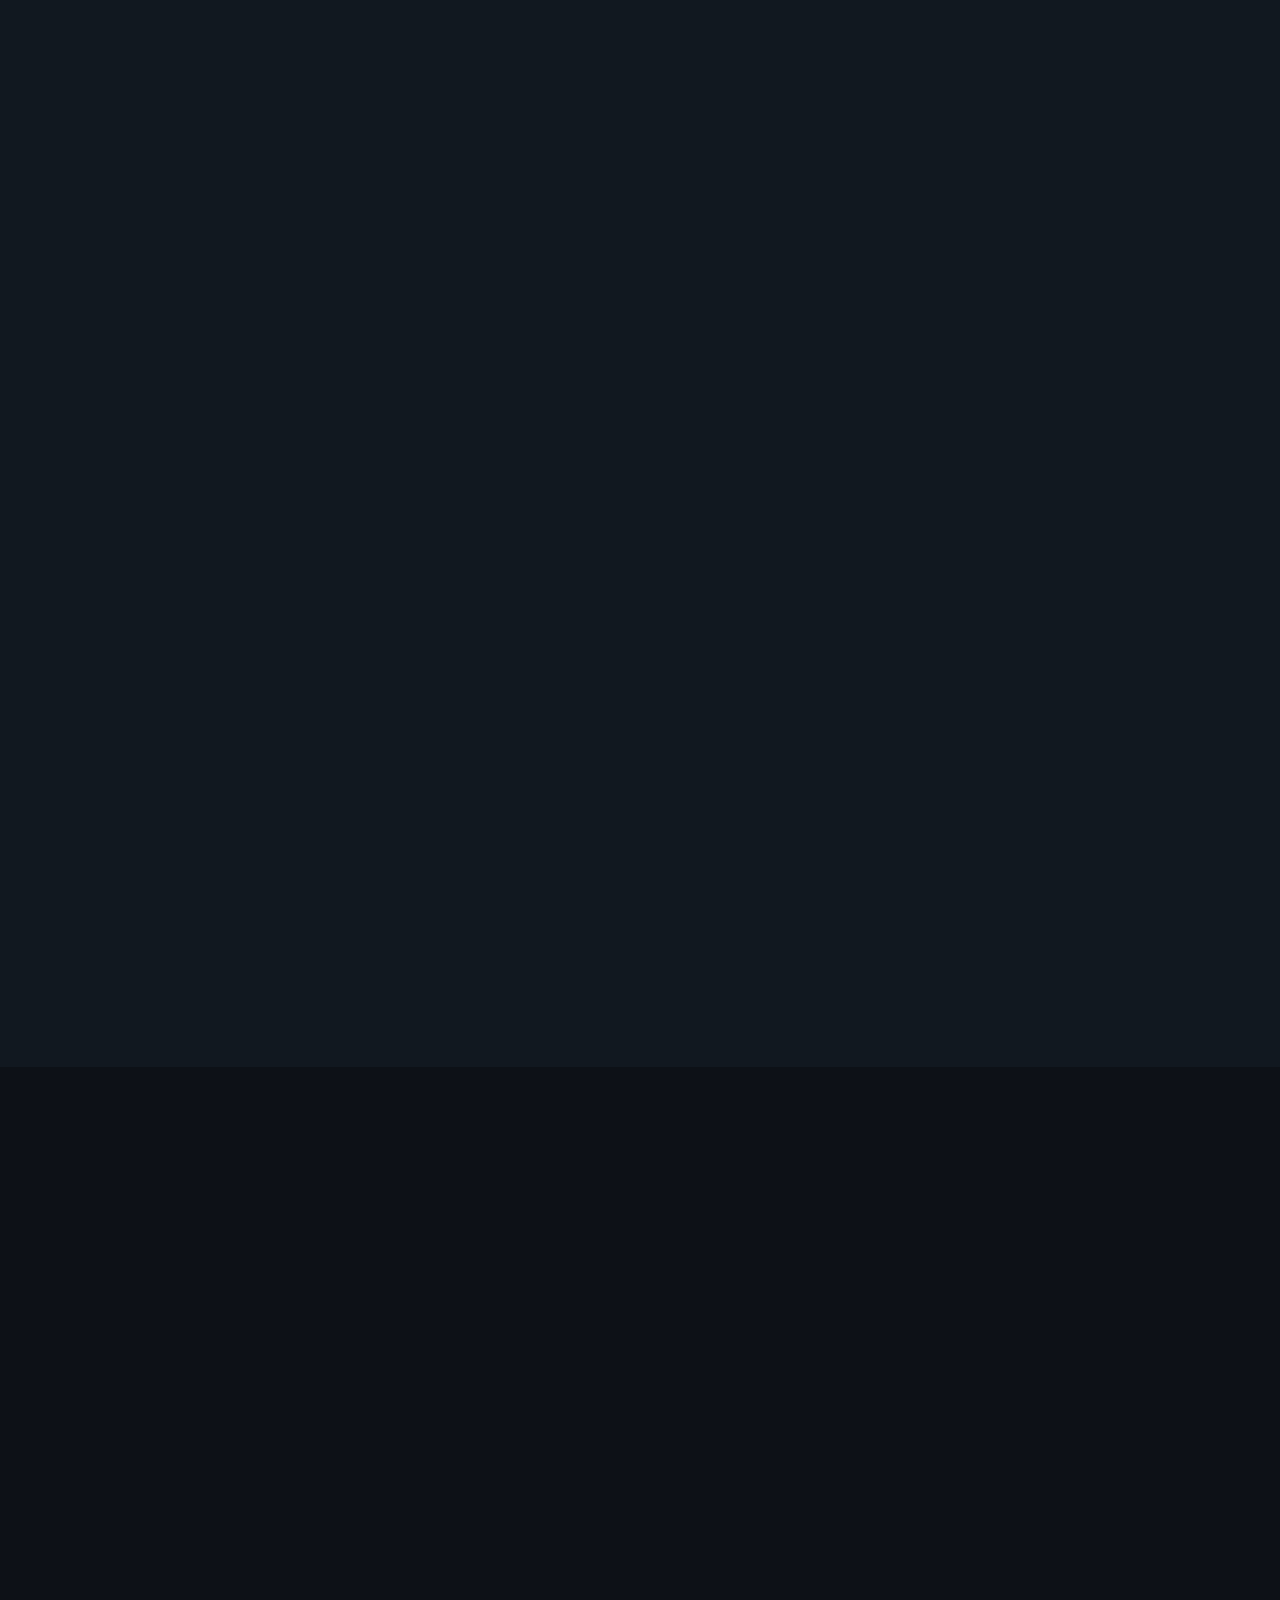
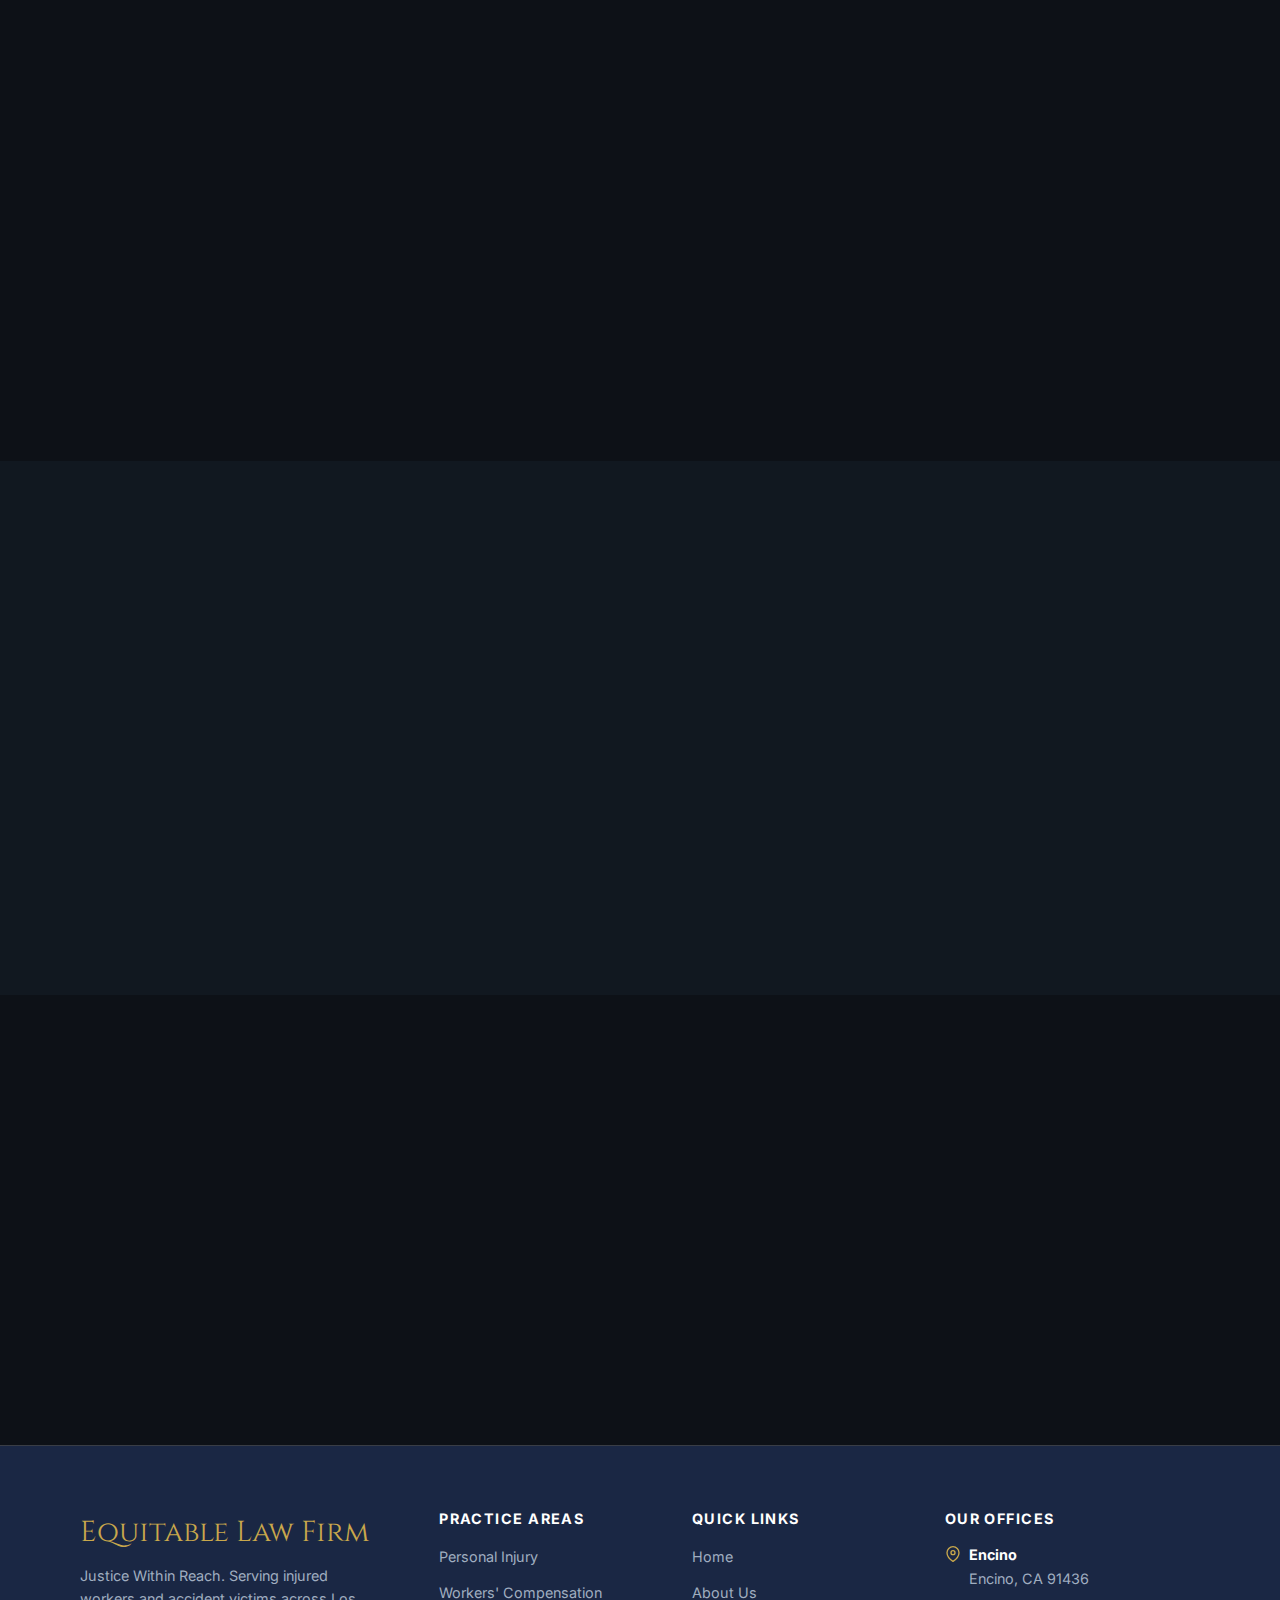
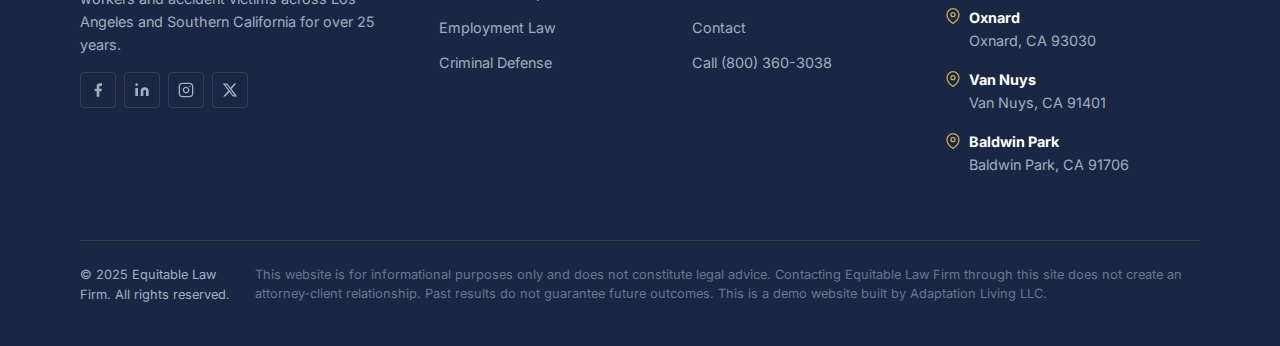
<file: about.html>
<!DOCTYPE html>
<html lang="en">
<head>
  <meta charset="UTF-8">
  <meta name="viewport" content="width=device-width, initial-scale=1.0">
  <meta name="description" content="About Equitable Law Firm — Learn about Managing Attorney Michael H. Moghtader and our 25+ years of experience fighting for injured clients in Los Angeles.">
  <meta name="theme-color" content="#0d1117">
  <title>About Us | Equitable Law Firm</title>

  <!-- Fonts -->
  <link rel="preconnect" href="https://fonts.googleapis.com">
  <link rel="preconnect" href="https://fonts.gstatic.com" crossorigin>
  <link href="https://fonts.googleapis.com/css2?family=Cinzel:wght@400;500;600;700&family=Inter:wght@300;400;500;600;700&display=swap" rel="stylesheet">

  <!-- Styles -->
  <link rel="stylesheet" href="css/styles.css">
</head>
<body>

  <!-- Skip Link -->
  <a href="#main" class="skip-link">Skip to main content</a>

  <!-- ==================== HEADER ==================== -->
  <header class="header" role="banner">
    <div class="header__inner">
      <a href="index.html" class="header__logo" aria-label="Equitable Law Firm — Home">
        <svg class="header__logo-icon" viewBox="0 0 36 36" fill="none" xmlns="http://www.w3.org/2000/svg" aria-hidden="true">
          <rect width="36" height="36" rx="6" fill="#1a2744"/>
          <path d="M18 6L28 12V24L18 30L8 24V12L18 6Z" stroke="#c9a84c" stroke-width="1.5" fill="none"/>
          <path d="M12 18H24M18 13V23" stroke="#c9a84c" stroke-width="1.5" stroke-linecap="round"/>
          <circle cx="18" cy="18" r="3" stroke="#c9a84c" stroke-width="1.5" fill="none"/>
        </svg>
        <div class="header__logo-text">
          Equitable Law
          <span data-i18n="logo.tagline">Justice Within Reach</span>
        </div>
      </a>

      <nav class="nav" id="mainNav" aria-label="Main navigation">
        <ul class="nav__list">
          <li><a href="index.html" class="nav__link" data-i18n="nav.home">Home</a></li>
          <li><a href="about.html" class="nav__link nav__link--active" data-i18n="nav.about">About</a></li>
          <li><a href="practice-areas.html" class="nav__link" data-i18n="nav.practice">Practice Areas</a></li>
          <li><a href="index.html#results" class="nav__link" data-i18n="nav.results">Results</a></li>
          <li><a href="contact.html" class="nav__link" data-i18n="nav.contact">Contact</a></li>
        </ul>
      </nav>

      <div class="header__actions">
        <span class="hablamos-badge" aria-label="Se Habla Espanol">Hablamos Espanol</span>
        <a href="tel:8003603038" class="header__phone" aria-label="Call us at (800) 360-3038">
          <svg class="header__phone-icon" viewBox="0 0 24 24" fill="none" stroke="currentColor" stroke-width="2" stroke-linecap="round" stroke-linejoin="round" aria-hidden="true"><path d="M22 16.92v3a2 2 0 01-2.18 2 19.79 19.79 0 01-8.63-3.07 19.5 19.5 0 01-6-6 19.79 19.79 0 01-3.07-8.67A2 2 0 014.11 2h3a2 2 0 012 1.72c.127.96.361 1.903.7 2.81a2 2 0 01-.45 2.11L8.09 9.91a16 16 0 006 6l1.27-1.27a2 2 0 012.11-.45c.907.339 1.85.573 2.81.7A2 2 0 0122 16.92z"/></svg>
          (800) 360-3038
        </a>
        <div class="lang-toggle" aria-label="Language selector">
          <button class="lang-toggle__btn lang-toggle__btn--active" data-lang="en" aria-label="English">EN</button>
          <span class="lang-toggle__sep" aria-hidden="true"></span>
          <button class="lang-toggle__btn" data-lang="es" aria-label="Espanol">ES</button>
        </div>
        <a href="contact.html" class="btn btn--primary btn--sm" data-i18n="header.consultation">Free Consultation</a>
        <button class="hamburger" id="menuToggle" aria-label="Open menu" aria-expanded="false" aria-controls="mainNav">
          <span class="hamburger__bar"></span>
          <span class="hamburger__bar"></span>
          <span class="hamburger__bar"></span>
        </button>
      </div>
    </div>
  </header>

  <!-- ==================== MAIN ==================== -->
  <main id="main">

    <!-- ====== INNER HERO ====== -->
    <section class="hero hero--inner">
      <div class="hero__bg" aria-hidden="true"></div>
      <div class="container">
        <div class="hero__content">
          <nav class="breadcrumb" aria-label="Breadcrumb">
            <a href="index.html" data-i18n="nav.home">Home</a>
            <span class="breadcrumb__sep" aria-hidden="true">/</span>
            <span aria-current="page" data-i18n="about.breadcrumb">About Us</span>
          </nav>
          <h1 class="hero__title" data-i18n="about.hero.title" data-i18n-html>About <span class="text-accent">Equitable Law Firm</span></h1>
          <p class="hero__subtitle" data-i18n="about.hero.subtitle">Over 25 years of committed legal advocacy for individuals and families across Los Angeles and Southern California.</p>
        </div>
      </div>
    </section>

    <!-- ====== OUR STORY ====== -->
    <section class="section" id="our-story">
      <div class="container">
        <div class="about-content">
          <div class="about-text reveal">
            <span class="section__badge" data-i18n="about.story.badge">Our Story</span>
            <h2 class="section__heading" data-i18n="about.story.heading">A Firm Built on Principle</h2>
            <p data-i18n="about.story.p1">Equitable Law Firm was founded with a straightforward conviction: the legal system should work for everyone, not just those who can afford the most expensive representation. Managing Attorney Michael H. Moghtader established the firm to provide aggressive, high-caliber legal representation to individuals who have been injured, wronged, or denied the benefits they are owed.</p>
            <p data-i18n="about.story.p2">From the beginning, we have operated on a contingency-fee basis for personal injury and workers' compensation cases. That means our clients pay nothing unless we recover compensation on their behalf. This is not just a business model; it is a reflection of our belief that access to justice should never depend on the size of your bank account.</p>
            <p data-i18n="about.story.p3">Over the past two and a half decades, we have grown from a single attorney practice into a multi-office firm with locations in Encino, Oxnard, Van Nuys, and Baldwin Park. Our growth has been driven entirely by results and referrals: satisfied clients who tell their friends, family, and coworkers about the quality of representation they received.</p>
          </div>
          <div class="about-text reveal">
            <h3 data-i18n="about.mission.title">Our Mission</h3>
            <p data-i18n="about.mission.text">To level the playing field between injured individuals and powerful insurance companies, corporations, and government entities. We believe every client deserves to be heard, every case deserves thorough preparation, and every adversary deserves to know we will not back down.</p>
            <h3 data-i18n="about.approach.title">Our Approach</h3>
            <p data-i18n="about.approach.p1">We take a hands-on approach to every case. Mr. Moghtader personally reviews each new matter and remains involved throughout the process. We do not hand your case off to an inexperienced associate or a paralegal. When you hire Equitable Law Firm, you get direct access to an attorney with decades of trial and negotiation experience.</p>
            <p data-i18n="about.approach.p2">We prepare every case as though it is going to trial. This is not because we are eager to litigate; it is because insurance companies settle cases faster and for higher amounts when they know the other side is ready and willing to go to court. Our reputation for thorough preparation gives us leverage that benefits every client we represent.</p>
          </div>
        </div>
      </div>
    </section>

    <!-- ====== ATTORNEY BIO ====== -->
    <section class="section section--alt" id="attorney-bio">
      <div class="container">
        <div class="attorney">
          <div class="attorney__image-wrapper reveal">
            <div class="attorney__image-placeholder">
              <svg viewBox="0 0 80 80" fill="none" stroke="currentColor" stroke-width="1.5" aria-hidden="true">
                <circle cx="40" cy="28" r="14"/>
                <path d="M12 72c0-15.5 12.5-28 28-28s28 12.5 28 28"/>
              </svg>
              <span>Attorney Headshot</span>
            </div>
          </div>
          <div class="reveal">
            <span class="section__badge" data-i18n="about.attorney.badge">Managing Attorney</span>
            <h2 class="attorney__name">Michael H. Moghtader</h2>
            <p class="attorney__title" data-i18n="about.attorney.title">Founder &amp; Managing Attorney</p>
            <p class="attorney__bio" data-i18n="about.attorney.bio1">Michael H. Moghtader is the founder and managing attorney of Equitable Law Firm. With more than 25 years of experience practicing law in California, he has established himself as a formidable advocate for injured workers, accident victims, and employees whose rights have been violated.</p>
            <p class="attorney__bio" data-i18n="about.attorney.bio2">Mr. Moghtader earned his Juris Doctor from a respected California law school and was admitted to the California State Bar, where he has maintained an active and unblemished record throughout his career. He is admitted to practice before all California state courts and multiple federal courts.</p>
            <p class="attorney__bio" data-i18n="about.attorney.bio3">His practice is concentrated in four core areas: personal injury, workers' compensation, employment law, and criminal defense. Across these disciplines, Mr. Moghtader has successfully handled thousands of cases, recovering millions of dollars in settlements and verdicts for his clients. He is known for his ability to distill complex legal and medical issues into clear, compelling arguments that resonate with judges, arbitrators, and juries.</p>
            <p class="attorney__bio" data-i18n="about.attorney.bio4">Beyond the courtroom, Mr. Moghtader is deeply committed to the communities he serves. He regularly provides free legal consultations to individuals who have been injured or wronged, regardless of whether they ultimately retain his firm. He believes that everyone deserves to understand their legal rights and options, even if they choose a different path.</p>
            <p class="attorney__bio" data-i18n="about.attorney.bio5">Mr. Moghtader is bilingual in English and Farsi, enabling him to serve a broader cross-section of the diverse Los Angeles community. He maintains offices in Encino, Oxnard, Van Nuys, and Baldwin Park to ensure clients across the region have convenient access to quality legal representation.</p>
            <div class="attorney__credentials">
              <span class="attorney__credential" data-i18n="about.attorney.cred.bar">
                <svg viewBox="0 0 24 24" fill="none" stroke="currentColor" stroke-width="2" stroke-linecap="round" stroke-linejoin="round" aria-hidden="true"><path d="M22 11.08V12a10 10 0 11-5.93-9.14"/><path d="M22 4L12 14.01l-3-3"/></svg>
                California State Bar Member
              </span>
              <span class="attorney__credential" data-i18n="about.attorney.cred.years">
                <svg viewBox="0 0 24 24" fill="none" stroke="currentColor" stroke-width="2" stroke-linecap="round" stroke-linejoin="round" aria-hidden="true"><path d="M22 11.08V12a10 10 0 11-5.93-9.14"/><path d="M22 4L12 14.01l-3-3"/></svg>
                25+ Years Experience
              </span>
              <span class="attorney__credential" data-i18n="about.attorney.cred.millions">
                <svg viewBox="0 0 24 24" fill="none" stroke="currentColor" stroke-width="2" stroke-linecap="round" stroke-linejoin="round" aria-hidden="true"><path d="M22 11.08V12a10 10 0 11-5.93-9.14"/><path d="M22 4L12 14.01l-3-3"/></svg>
                Millions Recovered
              </span>
              <span class="attorney__credential" data-i18n="about.attorney.cred.bilingual">
                <svg viewBox="0 0 24 24" fill="none" stroke="currentColor" stroke-width="2" stroke-linecap="round" stroke-linejoin="round" aria-hidden="true"><path d="M22 11.08V12a10 10 0 11-5.93-9.14"/><path d="M22 4L12 14.01l-3-3"/></svg>
                Bilingual (English / Farsi)
              </span>
              <span class="attorney__credential" data-i18n="about.attorney.cred.courts">
                <svg viewBox="0 0 24 24" fill="none" stroke="currentColor" stroke-width="2" stroke-linecap="round" stroke-linejoin="round" aria-hidden="true"><path d="M22 11.08V12a10 10 0 11-5.93-9.14"/><path d="M22 4L12 14.01l-3-3"/></svg>
                Federal &amp; State Courts
              </span>
              <span class="attorney__credential" data-i18n="about.attorney.cred.thousands">
                <svg viewBox="0 0 24 24" fill="none" stroke="currentColor" stroke-width="2" stroke-linecap="round" stroke-linejoin="round" aria-hidden="true"><path d="M22 11.08V12a10 10 0 11-5.93-9.14"/><path d="M22 4L12 14.01l-3-3"/></svg>
                Thousands of Cases Handled
              </span>
            </div>
          </div>
        </div>
      </div>
    </section>

    <!-- ====== CORE VALUES ====== -->
    <section class="section" id="values">
      <div class="container text-center">
        <span class="section__badge reveal" data-i18n="about.values.badge">Our Values</span>
        <h2 class="section__heading reveal" data-i18n="about.values.heading">What Drives Us</h2>
        <p class="section__subheading reveal" data-i18n="about.values.subheading">These are the principles that guide every decision we make and every case we take.</p>

        <div class="values-grid">
          <div class="value-card reveal">
            <svg class="value-card__icon" viewBox="0 0 40 40" fill="none" stroke="currentColor" stroke-width="2" stroke-linecap="round" stroke-linejoin="round" aria-hidden="true">
              <path d="M20 4l-16 8v16l16 8 16-8V12L20 4z"/>
              <path d="M14 20l4 4 8-8"/>
            </svg>
            <h3 class="value-card__title" data-i18n="about.values.integrity">Integrity</h3>
            <p class="value-card__desc" data-i18n="about.values.integrity.desc">We are honest with our clients about the strengths and challenges of their cases. We do not make promises we cannot keep, and we never mislead or overcharge. Our word is our bond.</p>
          </div>

          <div class="value-card reveal">
            <svg class="value-card__icon" viewBox="0 0 40 40" fill="none" stroke="currentColor" stroke-width="2" stroke-linecap="round" stroke-linejoin="round" aria-hidden="true">
              <circle cx="20" cy="14" r="8"/>
              <path d="M6 36c0-7.7 6.3-14 14-14s14 6.3 14 14"/>
              <path d="M20 18v6l3 3"/>
            </svg>
            <h3 class="value-card__title" data-i18n="about.values.client">Client First</h3>
            <p class="value-card__desc" data-i18n="about.values.client.desc">Every decision we make is guided by what is best for the client. We return calls promptly, explain legal concepts in plain language, and keep our clients informed at every stage of their case.</p>
          </div>

          <div class="value-card reveal">
            <svg class="value-card__icon" viewBox="0 0 40 40" fill="none" stroke="currentColor" stroke-width="2" stroke-linecap="round" stroke-linejoin="round" aria-hidden="true">
              <path d="M20 4v32M4 20h32"/>
              <path d="M10 10l20 20M30 10L10 30"/>
              <circle cx="20" cy="20" r="16" fill="none"/>
            </svg>
            <h3 class="value-card__title" data-i18n="about.values.tenacity">Tenacity</h3>
            <p class="value-card__desc" data-i18n="about.values.tenacity.desc">We do not settle for less than our clients deserve. If an insurance company refuses to negotiate fairly, we are prepared to take the case to trial and fight for the maximum recovery.</p>
          </div>

          <div class="value-card reveal">
            <svg class="value-card__icon" viewBox="0 0 40 40" fill="none" stroke="currentColor" stroke-width="2" stroke-linecap="round" stroke-linejoin="round" aria-hidden="true">
              <path d="M20 4C11 4 4 10 4 18c0 4 2 7.5 5 10v8l7-4c1.3.3 2.6.5 4 .5 9 0 16-6 16-14S29 4 20 4z"/>
              <path d="M14 18h12M14 14h8"/>
            </svg>
            <h3 class="value-card__title" data-i18n="about.values.accessibility">Accessibility</h3>
            <p class="value-card__desc" data-i18n="about.values.accessibility.desc">With four offices across the greater Los Angeles area and availability around the clock, we make sure quality legal representation is within reach for everyone who needs it.</p>
          </div>

          <div class="value-card reveal">
            <svg class="value-card__icon" viewBox="0 0 40 40" fill="none" stroke="currentColor" stroke-width="2" stroke-linecap="round" stroke-linejoin="round" aria-hidden="true">
              <rect x="4" y="8" width="32" height="24" rx="3"/>
              <path d="M4 16h32"/>
              <path d="M12 24h8M12 28h4"/>
            </svg>
            <h3 class="value-card__title" data-i18n="about.values.transparency">Transparency</h3>
            <p class="value-card__desc" data-i18n="about.values.transparency.desc">No hidden fees, no surprise charges. We work on contingency for injury and workers' comp cases, meaning you pay nothing upfront and nothing at all unless we recover compensation for you.</p>
          </div>

          <div class="value-card reveal">
            <svg class="value-card__icon" viewBox="0 0 40 40" fill="none" stroke="currentColor" stroke-width="2" stroke-linecap="round" stroke-linejoin="round" aria-hidden="true">
              <path d="M20 4l4 8h8l-6 6 2 8-8-4-8 4 2-8-6-6h8l4-8z"/>
            </svg>
            <h3 class="value-card__title" data-i18n="about.values.excellence">Excellence</h3>
            <p class="value-card__desc" data-i18n="about.values.excellence.desc">We hold ourselves to the highest standard of legal practice. We invest in continuing education, stay current on changes in the law, and apply the same level of rigor to every case, large or small.</p>
          </div>
        </div>
      </div>
    </section>

    <!-- ====== OFFICE LOCATIONS ====== -->
    <section class="section section--alt" id="offices">
      <div class="container text-center">
        <span class="section__badge reveal" data-i18n="about.offices.badge">Our Locations</span>
        <h2 class="section__heading reveal" data-i18n="about.offices.heading">Offices Across Los Angeles</h2>
        <p class="section__subheading reveal" data-i18n="about.offices.subheading">Convenient locations throughout the greater LA area ensure that quality legal representation is never far away.</p>

        <div class="stats-grid">
          <div class="stat-box reveal">
            <svg class="stat-box__icon" viewBox="0 0 40 40" fill="none" stroke="currentColor" stroke-width="2" stroke-linecap="round" stroke-linejoin="round" aria-hidden="true">
              <path d="M20 4a12 12 0 0112 12c0 9-12 20-12 20S8 25 8 16A12 12 0 0120 4z"/>
              <circle cx="20" cy="16" r="4"/>
            </svg>
            <div class="stat-box__number" style="font-size:var(--fs-lg);">Encino</div>
            <div class="stat-box__label">Encino, CA 91436</div>
          </div>

          <div class="stat-box reveal">
            <svg class="stat-box__icon" viewBox="0 0 40 40" fill="none" stroke="currentColor" stroke-width="2" stroke-linecap="round" stroke-linejoin="round" aria-hidden="true">
              <path d="M20 4a12 12 0 0112 12c0 9-12 20-12 20S8 25 8 16A12 12 0 0120 4z"/>
              <circle cx="20" cy="16" r="4"/>
            </svg>
            <div class="stat-box__number" style="font-size:var(--fs-lg);">Oxnard</div>
            <div class="stat-box__label">Oxnard, CA 93030</div>
          </div>

          <div class="stat-box reveal">
            <svg class="stat-box__icon" viewBox="0 0 40 40" fill="none" stroke="currentColor" stroke-width="2" stroke-linecap="round" stroke-linejoin="round" aria-hidden="true">
              <path d="M20 4a12 12 0 0112 12c0 9-12 20-12 20S8 25 8 16A12 12 0 0120 4z"/>
              <circle cx="20" cy="16" r="4"/>
            </svg>
            <div class="stat-box__number" style="font-size:var(--fs-lg);">Van Nuys</div>
            <div class="stat-box__label">Van Nuys, CA 91401</div>
          </div>

          <div class="stat-box reveal">
            <svg class="stat-box__icon" viewBox="0 0 40 40" fill="none" stroke="currentColor" stroke-width="2" stroke-linecap="round" stroke-linejoin="round" aria-hidden="true">
              <path d="M20 4a12 12 0 0112 12c0 9-12 20-12 20S8 25 8 16A12 12 0 0120 4z"/>
              <circle cx="20" cy="16" r="4"/>
            </svg>
            <div class="stat-box__number" style="font-size:var(--fs-lg);">Baldwin Park</div>
            <div class="stat-box__label">Baldwin Park, CA 91706</div>
          </div>
        </div>
      </div>
    </section>

    <!-- ====== CTA BANNER ====== -->
    <section class="section">
      <div class="container">
        <div class="cta-banner reveal">
          <div class="cta-banner__content">
            <h2 class="cta-banner__title" data-i18n="about.cta.title">Ready to Discuss Your Case?</h2>
            <a href="tel:8003603038" class="cta-banner__phone">(800) 360-3038</a>
            <div class="cta-banner__actions">
              <a href="contact.html" class="btn btn--primary btn--lg" data-i18n="cta.btn.consultation">Free Consultation</a>
              <a href="tel:8003603038" class="btn btn--outline btn--lg" data-i18n="cta.btn.call247">Call 24/7</a>
            </div>
          </div>
        </div>
      </div>
    </section>

  </main>

  <!-- ==================== FOOTER ==================== -->
  <footer class="footer" role="contentinfo">
    <div class="container">
      <div class="footer__grid">
        <div class="footer__brand">
          <div class="footer__logo">Equitable Law Firm</div>
          <p class="footer__tagline" data-i18n="footer.tagline">Justice Within Reach. Serving injured workers and accident victims across Los Angeles and Southern California for over 25 years.</p>
          <div class="footer__social">
            <a href="#" class="footer__social-link" aria-label="Facebook">
              <svg viewBox="0 0 24 24" fill="currentColor" aria-hidden="true"><path d="M18 2h-3a5 5 0 00-5 5v3H7v4h3v8h4v-8h3l1-4h-4V7a1 1 0 011-1h3z"/></svg>
            </a>
            <a href="#" class="footer__social-link" aria-label="LinkedIn">
              <svg viewBox="0 0 24 24" fill="currentColor" aria-hidden="true"><path d="M16 8a6 6 0 016 6v7h-4v-7a2 2 0 00-2-2 2 2 0 00-2 2v7h-4v-7a6 6 0 016-6zM2 9h4v12H2zM4 6a2 2 0 100-4 2 2 0 000 4z"/></svg>
            </a>
            <a href="#" class="footer__social-link" aria-label="Instagram">
              <svg viewBox="0 0 24 24" fill="none" stroke="currentColor" stroke-width="2" stroke-linecap="round" stroke-linejoin="round" aria-hidden="true"><rect x="2" y="2" width="20" height="20" rx="5"/><path d="M16 11.37A4 4 0 1112.63 8 4 4 0 0116 11.37z"/><line x1="17.5" y1="6.5" x2="17.51" y2="6.5"/></svg>
            </a>
            <a href="#" class="footer__social-link" aria-label="Twitter / X">
              <svg viewBox="0 0 24 24" fill="currentColor" aria-hidden="true"><path d="M18.244 2.25h3.308l-7.227 8.26 8.502 11.24H16.17l-5.214-6.817L4.99 21.75H1.68l7.73-8.835L1.254 2.25H8.08l4.713 6.231zm-1.161 17.52h1.833L7.084 4.126H5.117z"/></svg>
            </a>
          </div>
        </div>

        <div>
          <h4 class="footer__heading" data-i18n="footer.practice">Practice Areas</h4>
          <ul class="footer__links">
            <li><a href="practice-areas.html#personal-injury" class="footer__link" data-i18n="footer.pi">Personal Injury</a></li>
            <li><a href="practice-areas.html#workers-comp" class="footer__link" data-i18n="footer.wc">Workers' Compensation</a></li>
            <li><a href="practice-areas.html#employment-law" class="footer__link" data-i18n="footer.el">Employment Law</a></li>
            <li><a href="practice-areas.html#criminal-defense" class="footer__link" data-i18n="footer.cd">Criminal Defense</a></li>
          </ul>
        </div>

        <div>
          <h4 class="footer__heading" data-i18n="footer.quicklinks">Quick Links</h4>
          <ul class="footer__links">
            <li><a href="index.html" class="footer__link" data-i18n="footer.home">Home</a></li>
            <li><a href="about.html" class="footer__link" data-i18n="footer.aboutus">About Us</a></li>
            <li><a href="contact.html" class="footer__link" data-i18n="footer.contact">Contact</a></li>
            <li><a href="tel:8003603038" class="footer__link" data-i18n="footer.call">Call (800) 360-3038</a></li>
          </ul>
        </div>

        <div>
          <h4 class="footer__heading" data-i18n="footer.offices">Our Offices</h4>
          <div class="locations-list">
            <div class="location-item">
              <svg viewBox="0 0 24 24" fill="none" stroke="currentColor" stroke-width="2" stroke-linecap="round" stroke-linejoin="round" aria-hidden="true"><path d="M21 10c0 7-9 13-9 13s-9-6-9-13a9 9 0 0118 0z"/><circle cx="12" cy="10" r="3"/></svg>
              <div><strong>Encino</strong>Encino, CA 91436</div>
            </div>
            <div class="location-item">
              <svg viewBox="0 0 24 24" fill="none" stroke="currentColor" stroke-width="2" stroke-linecap="round" stroke-linejoin="round" aria-hidden="true"><path d="M21 10c0 7-9 13-9 13s-9-6-9-13a9 9 0 0118 0z"/><circle cx="12" cy="10" r="3"/></svg>
              <div><strong>Oxnard</strong>Oxnard, CA 93030</div>
            </div>
            <div class="location-item">
              <svg viewBox="0 0 24 24" fill="none" stroke="currentColor" stroke-width="2" stroke-linecap="round" stroke-linejoin="round" aria-hidden="true"><path d="M21 10c0 7-9 13-9 13s-9-6-9-13a9 9 0 0118 0z"/><circle cx="12" cy="10" r="3"/></svg>
              <div><strong>Van Nuys</strong>Van Nuys, CA 91401</div>
            </div>
            <div class="location-item">
              <svg viewBox="0 0 24 24" fill="none" stroke="currentColor" stroke-width="2" stroke-linecap="round" stroke-linejoin="round" aria-hidden="true"><path d="M21 10c0 7-9 13-9 13s-9-6-9-13a9 9 0 0118 0z"/><circle cx="12" cy="10" r="3"/></svg>
              <div><strong>Baldwin Park</strong>Baldwin Park, CA 91706</div>
            </div>
          </div>
        </div>
      </div>

      <div class="footer__bottom">
        <p class="footer__copy" data-i18n="footer.copy">&copy; 2025 Equitable Law Firm. All rights reserved.</p>
        <p class="footer__disclaimer" data-i18n="footer.disclaimer">This website is for informational purposes only and does not constitute legal advice. Contacting Equitable Law Firm through this site does not create an attorney-client relationship. Past results do not guarantee future outcomes. This is a demo website built by Adaptation Living LLC.</p>
      </div>
    </div>
  </footer>

  <script src="js/main.js"></script>
</body>
</html>
</file>
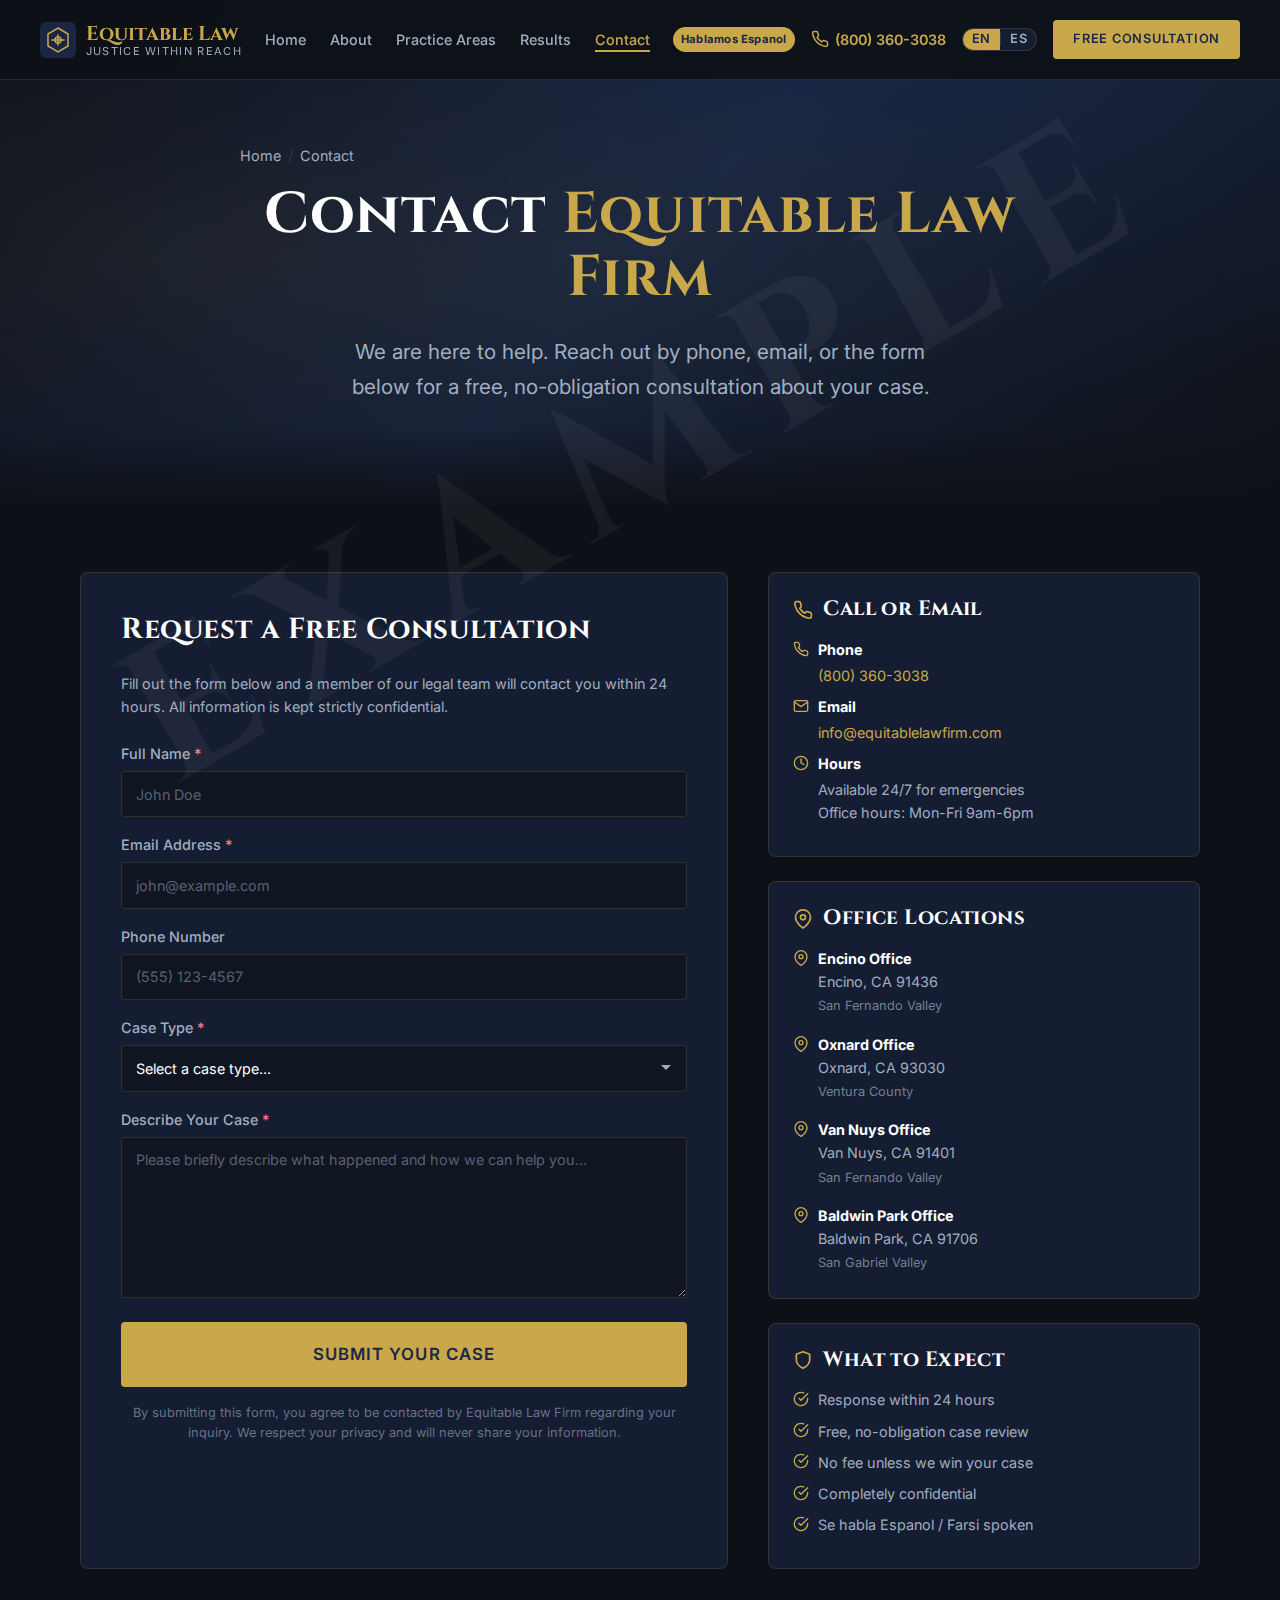
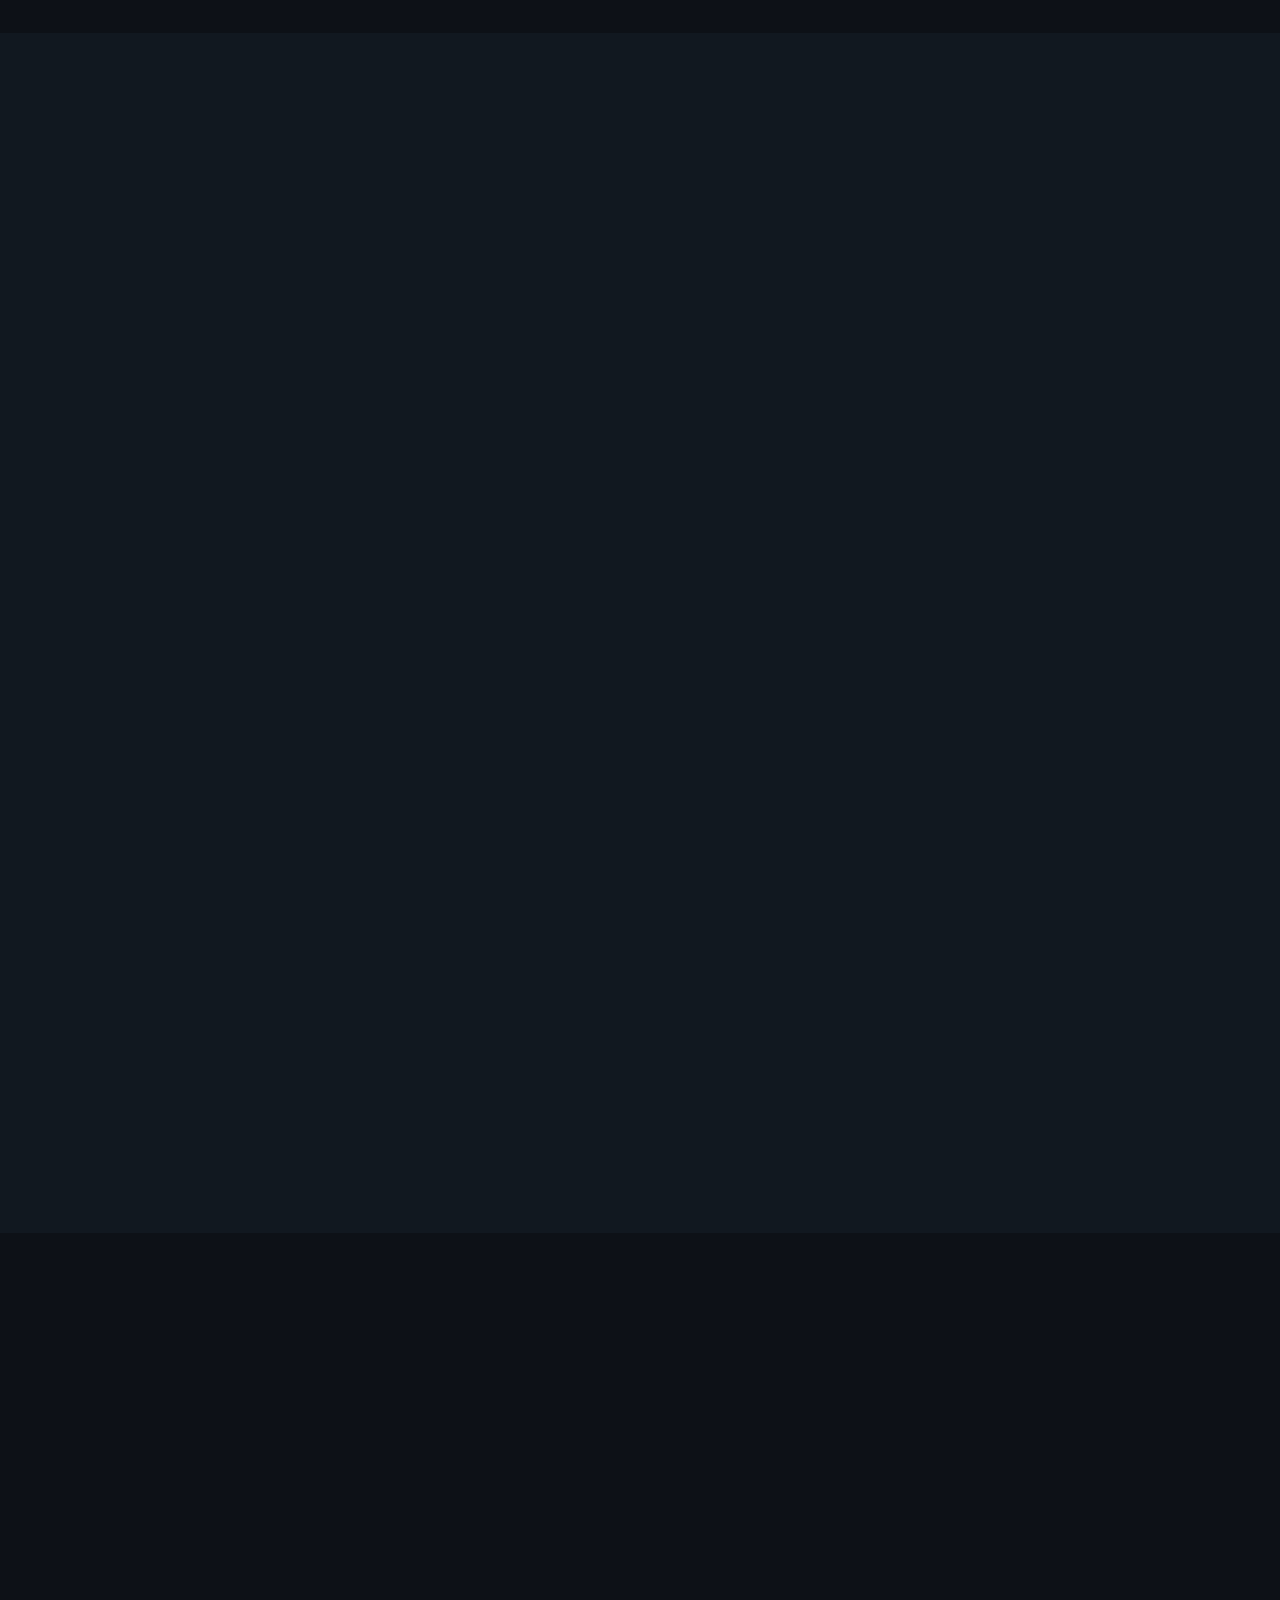
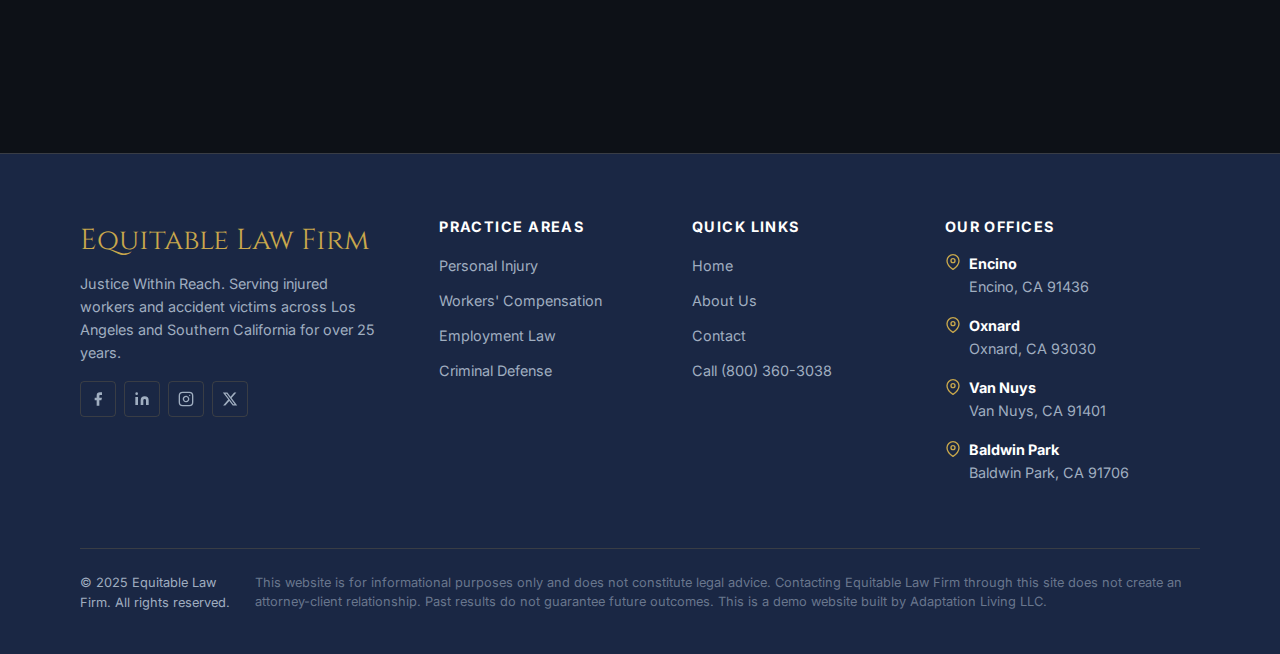
<file: contact.html>
<!DOCTYPE html>
<html lang="en">
<head>
  <meta charset="UTF-8">
  <meta name="viewport" content="width=device-width, initial-scale=1.0">
  <meta name="description" content="Contact Equitable Law Firm for a free consultation. Offices in Encino, Oxnard, Van Nuys, and Baldwin Park. Call (800) 360-3038 — available 24/7.">
  <meta name="theme-color" content="#0d1117">
  <title>Contact Us | Equitable Law Firm</title>

  <!-- Fonts -->
  <link rel="preconnect" href="https://fonts.googleapis.com">
  <link rel="preconnect" href="https://fonts.gstatic.com" crossorigin>
  <link href="https://fonts.googleapis.com/css2?family=Cinzel:wght@400;500;600;700&family=Inter:wght@300;400;500;600;700&display=swap" rel="stylesheet">

  <!-- Styles -->
  <link rel="stylesheet" href="css/styles.css">
</head>
<body>

  <!-- Skip Link -->
  <a href="#main" class="skip-link">Skip to main content</a>

  <!-- ==================== HEADER ==================== -->
  <header class="header" role="banner">
    <div class="header__inner">
      <a href="index.html" class="header__logo" aria-label="Equitable Law Firm — Home">
        <svg class="header__logo-icon" viewBox="0 0 36 36" fill="none" xmlns="http://www.w3.org/2000/svg" aria-hidden="true">
          <rect width="36" height="36" rx="6" fill="#1a2744"/>
          <path d="M18 6L28 12V24L18 30L8 24V12L18 6Z" stroke="#c9a84c" stroke-width="1.5" fill="none"/>
          <path d="M12 18H24M18 13V23" stroke="#c9a84c" stroke-width="1.5" stroke-linecap="round"/>
          <circle cx="18" cy="18" r="3" stroke="#c9a84c" stroke-width="1.5" fill="none"/>
        </svg>
        <div class="header__logo-text">
          Equitable Law
          <span data-i18n="logo.tagline">Justice Within Reach</span>
        </div>
      </a>

      <nav class="nav" id="mainNav" aria-label="Main navigation">
        <ul class="nav__list">
          <li><a href="index.html" class="nav__link" data-i18n="nav.home">Home</a></li>
          <li><a href="about.html" class="nav__link" data-i18n="nav.about">About</a></li>
          <li><a href="practice-areas.html" class="nav__link" data-i18n="nav.practice">Practice Areas</a></li>
          <li><a href="index.html#results" class="nav__link" data-i18n="nav.results">Results</a></li>
          <li><a href="contact.html" class="nav__link nav__link--active" data-i18n="nav.contact">Contact</a></li>
        </ul>
      </nav>

      <div class="header__actions">
        <span class="hablamos-badge" aria-label="Se Habla Espanol">Hablamos Espanol</span>
        <a href="tel:8003603038" class="header__phone" aria-label="Call us at (800) 360-3038">
          <svg class="header__phone-icon" viewBox="0 0 24 24" fill="none" stroke="currentColor" stroke-width="2" stroke-linecap="round" stroke-linejoin="round" aria-hidden="true"><path d="M22 16.92v3a2 2 0 01-2.18 2 19.79 19.79 0 01-8.63-3.07 19.5 19.5 0 01-6-6 19.79 19.79 0 01-3.07-8.67A2 2 0 014.11 2h3a2 2 0 012 1.72c.127.96.361 1.903.7 2.81a2 2 0 01-.45 2.11L8.09 9.91a16 16 0 006 6l1.27-1.27a2 2 0 012.11-.45c.907.339 1.85.573 2.81.7A2 2 0 0122 16.92z"/></svg>
          (800) 360-3038
        </a>
        <div class="lang-toggle" aria-label="Language selector">
          <button class="lang-toggle__btn lang-toggle__btn--active" data-lang="en" aria-label="English">EN</button>
          <span class="lang-toggle__sep" aria-hidden="true"></span>
          <button class="lang-toggle__btn" data-lang="es" aria-label="Espanol">ES</button>
        </div>
        <a href="contact.html" class="btn btn--primary btn--sm" data-i18n="header.consultation">Free Consultation</a>
        <button class="hamburger" id="menuToggle" aria-label="Open menu" aria-expanded="false" aria-controls="mainNav">
          <span class="hamburger__bar"></span>
          <span class="hamburger__bar"></span>
          <span class="hamburger__bar"></span>
        </button>
      </div>
    </div>
  </header>

  <!-- ==================== MAIN ==================== -->
  <main id="main">

    <!-- ====== INNER HERO ====== -->
    <section class="hero hero--inner">
      <div class="hero__bg" aria-hidden="true"></div>
      <div class="container">
        <div class="hero__content">
          <nav class="breadcrumb" aria-label="Breadcrumb">
            <a href="index.html" data-i18n="nav.home">Home</a>
            <span class="breadcrumb__sep" aria-hidden="true">/</span>
            <span aria-current="page" data-i18n="contactpage.breadcrumb">Contact</span>
          </nav>
          <h1 class="hero__title" data-i18n="contactpage.hero.title" data-i18n-html>Contact <span class="text-accent">Equitable Law Firm</span></h1>
          <p class="hero__subtitle" data-i18n="contactpage.hero.subtitle">We are here to help. Reach out by phone, email, or the form below for a free, no-obligation consultation about your case.</p>
        </div>
      </div>
    </section>

    <!-- ====== CONTACT SECTION ====== -->
    <section class="section" id="contact-form">
      <div class="container">
        <div class="contact-grid">
          <!-- Form -->
          <form class="contact-form reveal" id="contactForm" novalidate>
            <h2 class="contact-form__title" data-i18n="contact.form.title">Request a Free Consultation</h2>
            <p style="color:var(--clr-text-muted); font-size:var(--fs-sm); margin-bottom:var(--sp-md);" data-i18n="contact.form.subtitle">Fill out the form below and a member of our legal team will contact you within 24 hours. All information is kept strictly confidential.</p>

            <div class="form-group">
              <label class="form-group__label form-group__label--required" for="formName" data-i18n="contact.form.name">Full Name</label>
              <input class="form-group__input" type="text" id="formName" name="name" placeholder="John Doe" autocomplete="name" required>
              <span class="form-group__error" aria-live="polite"></span>
            </div>

            <div class="form-group">
              <label class="form-group__label form-group__label--required" for="formEmail" data-i18n="contact.form.email">Email Address</label>
              <input class="form-group__input" type="email" id="formEmail" name="email" placeholder="john@example.com" autocomplete="email" required>
              <span class="form-group__error" aria-live="polite"></span>
            </div>

            <div class="form-group">
              <label class="form-group__label" for="formPhone" data-i18n="contact.form.phone">Phone Number</label>
              <input class="form-group__input" type="tel" id="formPhone" name="phone" placeholder="(555) 123-4567" autocomplete="tel">
              <span class="form-group__error" aria-live="polite"></span>
            </div>

            <div class="form-group">
              <label class="form-group__label form-group__label--required" for="formCaseType" data-i18n="contact.form.casetype">Case Type</label>
              <select class="form-group__select" id="formCaseType" name="caseType" required>
                <option value="" data-i18n="contact.form.select">Select a case type...</option>
                <option value="personal-injury" data-i18n="contact.form.pi">Personal Injury</option>
                <option value="workers-comp" data-i18n="contact.form.wc">Workers' Compensation</option>
                <option value="employment-law" data-i18n="contact.form.el">Employment Law</option>
                <option value="criminal-defense" data-i18n="contact.form.cd">Criminal Defense</option>
                <option value="other" data-i18n="contact.form.other">Other</option>
              </select>
              <span class="form-group__error" aria-live="polite"></span>
            </div>

            <div class="form-group">
              <label class="form-group__label form-group__label--required" for="formMessage" data-i18n="contact.form.describe">Describe Your Case</label>
              <textarea class="form-group__textarea" id="formMessage" name="message" placeholder="Please briefly describe what happened and how we can help you..." rows="6" required></textarea>
              <span class="form-group__error" aria-live="polite"></span>
            </div>

            <button type="submit" class="btn btn--primary btn--block btn--lg" data-i18n="contact.form.submit">Submit Your Case</button>
            <div class="form-status" aria-live="polite"></div>
            <p style="color:rgba(160,174,192,0.6); font-size:var(--fs-xs); margin-top:var(--sp-sm); text-align:center;" data-i18n="contact.form.privacy">By submitting this form, you agree to be contacted by Equitable Law Firm regarding your inquiry. We respect your privacy and will never share your information.</p>
          </form>

          <!-- Sidebar -->
          <div class="contact-sidebar reveal">
            <!-- Phone & Email -->
            <div class="contact-info-card">
              <h3 class="contact-info-card__title" data-i18n="contact.info.callemail">
                <svg viewBox="0 0 24 24" fill="none" stroke="currentColor" stroke-width="2" stroke-linecap="round" stroke-linejoin="round" aria-hidden="true"><path d="M22 16.92v3a2 2 0 01-2.18 2 19.79 19.79 0 01-8.63-3.07 19.5 19.5 0 01-6-6 19.79 19.79 0 01-3.07-8.67A2 2 0 014.11 2h3a2 2 0 012 1.72c.127.96.361 1.903.7 2.81a2 2 0 01-.45 2.11L8.09 9.91a16 16 0 006 6l1.27-1.27a2 2 0 012.11-.45c.907.339 1.85.573 2.81.7A2 2 0 0122 16.92z"/></svg>
                Call or Email
              </h3>
              <div class="contact-info-card__item">
                <svg viewBox="0 0 24 24" fill="none" stroke="currentColor" stroke-width="2" stroke-linecap="round" stroke-linejoin="round" aria-hidden="true"><path d="M22 16.92v3a2 2 0 01-2.18 2 19.79 19.79 0 01-8.63-3.07 19.5 19.5 0 01-6-6 19.79 19.79 0 01-3.07-8.67A2 2 0 014.11 2h3a2 2 0 012 1.72c.127.96.361 1.903.7 2.81a2 2 0 01-.45 2.11L8.09 9.91a16 16 0 006 6l1.27-1.27a2 2 0 012.11-.45c.907.339 1.85.573 2.81.7A2 2 0 0122 16.92z"/></svg>
                <div>
                  <strong style="color:var(--clr-text); display:block; margin-bottom:0.2em;" data-i18n="contact.info.phone">Phone</strong>
                  <a href="tel:8003603038">(800) 360-3038</a>
                </div>
              </div>
              <div class="contact-info-card__item">
                <svg viewBox="0 0 24 24" fill="none" stroke="currentColor" stroke-width="2" stroke-linecap="round" stroke-linejoin="round" aria-hidden="true"><path d="M4 4h16c1.1 0 2 .9 2 2v12c0 1.1-.9 2-2 2H4c-1.1 0-2-.9-2-2V6c0-1.1.9-2 2-2z"/><path d="M22 6l-10 7L2 6"/></svg>
                <div>
                  <strong style="color:var(--clr-text); display:block; margin-bottom:0.2em;" data-i18n="contact.info.email">Email</strong>
                  <a href="mailto:info@equitablelawfirm.com">info@equitablelawfirm.com</a>
                </div>
              </div>
              <div class="contact-info-card__item">
                <svg viewBox="0 0 24 24" fill="none" stroke="currentColor" stroke-width="2" stroke-linecap="round" stroke-linejoin="round" aria-hidden="true"><circle cx="12" cy="12" r="10"/><path d="M12 6v6l4 2"/></svg>
                <div>
                  <strong style="color:var(--clr-text); display:block; margin-bottom:0.2em;" data-i18n="contact.info.hours">Hours</strong>
                  <span data-i18n="contact.info.available.emergencies">Available 24/7 for emergencies</span><br>
                  <span data-i18n="contact.info.officehours">Office hours: Mon-Fri 9am-6pm</span>
                </div>
              </div>
            </div>

            <!-- Office Locations -->
            <div class="contact-info-card">
              <h3 class="contact-info-card__title" data-i18n="contact.info.officelocations">
                <svg viewBox="0 0 24 24" fill="none" stroke="currentColor" stroke-width="2" stroke-linecap="round" stroke-linejoin="round" aria-hidden="true"><path d="M21 10c0 7-9 13-9 13s-9-6-9-13a9 9 0 0118 0z"/><circle cx="12" cy="10" r="3"/></svg>
                Office Locations
              </h3>
              <div class="locations-list">
                <div class="location-item">
                  <svg viewBox="0 0 24 24" fill="none" stroke="currentColor" stroke-width="2" stroke-linecap="round" stroke-linejoin="round" aria-hidden="true"><path d="M21 10c0 7-9 13-9 13s-9-6-9-13a9 9 0 0118 0z"/><circle cx="12" cy="10" r="3"/></svg>
                  <div>
                    <strong>Encino Office</strong>
                    Encino, CA 91436<br>
                    <span style="font-size:var(--fs-xs); color:rgba(160,174,192,0.7);">San Fernando Valley</span>
                  </div>
                </div>
                <div class="location-item">
                  <svg viewBox="0 0 24 24" fill="none" stroke="currentColor" stroke-width="2" stroke-linecap="round" stroke-linejoin="round" aria-hidden="true"><path d="M21 10c0 7-9 13-9 13s-9-6-9-13a9 9 0 0118 0z"/><circle cx="12" cy="10" r="3"/></svg>
                  <div>
                    <strong>Oxnard Office</strong>
                    Oxnard, CA 93030<br>
                    <span style="font-size:var(--fs-xs); color:rgba(160,174,192,0.7);">Ventura County</span>
                  </div>
                </div>
                <div class="location-item">
                  <svg viewBox="0 0 24 24" fill="none" stroke="currentColor" stroke-width="2" stroke-linecap="round" stroke-linejoin="round" aria-hidden="true"><path d="M21 10c0 7-9 13-9 13s-9-6-9-13a9 9 0 0118 0z"/><circle cx="12" cy="10" r="3"/></svg>
                  <div>
                    <strong>Van Nuys Office</strong>
                    Van Nuys, CA 91401<br>
                    <span style="font-size:var(--fs-xs); color:rgba(160,174,192,0.7);">San Fernando Valley</span>
                  </div>
                </div>
                <div class="location-item">
                  <svg viewBox="0 0 24 24" fill="none" stroke="currentColor" stroke-width="2" stroke-linecap="round" stroke-linejoin="round" aria-hidden="true"><path d="M21 10c0 7-9 13-9 13s-9-6-9-13a9 9 0 0118 0z"/><circle cx="12" cy="10" r="3"/></svg>
                  <div>
                    <strong>Baldwin Park Office</strong>
                    Baldwin Park, CA 91706<br>
                    <span style="font-size:var(--fs-xs); color:rgba(160,174,192,0.7);">San Gabriel Valley</span>
                  </div>
                </div>
              </div>
            </div>

            <!-- Why Contact -->
            <div class="contact-info-card">
              <h3 class="contact-info-card__title" data-i18n="contact.info.whatexpect">
                <svg viewBox="0 0 24 24" fill="none" stroke="currentColor" stroke-width="2" stroke-linecap="round" stroke-linejoin="round" aria-hidden="true"><path d="M12 22s8-4 8-10V5l-8-3-8 3v7c0 6 8 10 8 10z"/></svg>
                What to Expect
              </h3>
              <div class="contact-info-card__item">
                <svg viewBox="0 0 24 24" fill="none" stroke="currentColor" stroke-width="2" stroke-linecap="round" stroke-linejoin="round" aria-hidden="true"><path d="M22 11.08V12a10 10 0 11-5.93-9.14"/><path d="M22 4L12 14.01l-3-3"/></svg>
                <span data-i18n="contact.info.response24">Response within 24 hours</span>
              </div>
              <div class="contact-info-card__item">
                <svg viewBox="0 0 24 24" fill="none" stroke="currentColor" stroke-width="2" stroke-linecap="round" stroke-linejoin="round" aria-hidden="true"><path d="M22 11.08V12a10 10 0 11-5.93-9.14"/><path d="M22 4L12 14.01l-3-3"/></svg>
                <span data-i18n="contact.info.freereview">Free, no-obligation case review</span>
              </div>
              <div class="contact-info-card__item">
                <svg viewBox="0 0 24 24" fill="none" stroke="currentColor" stroke-width="2" stroke-linecap="round" stroke-linejoin="round" aria-hidden="true"><path d="M22 11.08V12a10 10 0 11-5.93-9.14"/><path d="M22 4L12 14.01l-3-3"/></svg>
                <span data-i18n="contact.info.nofee">No fee unless we win your case</span>
              </div>
              <div class="contact-info-card__item">
                <svg viewBox="0 0 24 24" fill="none" stroke="currentColor" stroke-width="2" stroke-linecap="round" stroke-linejoin="round" aria-hidden="true"><path d="M22 11.08V12a10 10 0 11-5.93-9.14"/><path d="M22 4L12 14.01l-3-3"/></svg>
                <span data-i18n="contact.info.confidential">Completely confidential</span>
              </div>
              <div class="contact-info-card__item">
                <svg viewBox="0 0 24 24" fill="none" stroke="currentColor" stroke-width="2" stroke-linecap="round" stroke-linejoin="round" aria-hidden="true"><path d="M22 11.08V12a10 10 0 11-5.93-9.14"/><path d="M22 4L12 14.01l-3-3"/></svg>
                <span data-i18n="contact.info.sehabla">Se habla Espanol / Farsi spoken</span>
              </div>
            </div>
          </div>
        </div>
      </div>
    </section>

    <!-- ====== MAP PLACEHOLDER ====== -->
    <section class="section section--alt">
      <div class="container">
        <div class="text-center" style="margin-bottom:var(--sp-lg);">
          <span class="section__badge reveal" data-i18n="contact.map.badge">Find Us</span>
          <h2 class="section__heading reveal" data-i18n="contact.map.heading">Our Locations</h2>
          <p class="section__subheading reveal" data-i18n="contact.map.subheading">Four offices across Los Angeles and Ventura County for your convenience.</p>
        </div>

        <div class="map-placeholder reveal" aria-label="Map showing office locations (placeholder)">
          <div style="text-align:center; padding:var(--sp-lg);">
            <svg width="48" height="48" viewBox="0 0 24 24" fill="none" stroke="currentColor" stroke-width="1.5" stroke-linecap="round" stroke-linejoin="round" style="color:var(--clr-accent); margin-bottom:var(--sp-sm);" aria-hidden="true">
              <path d="M21 10c0 7-9 13-9 13s-9-6-9-13a9 9 0 0118 0z"/>
              <circle cx="12" cy="10" r="3"/>
            </svg>
            <p style="margin-bottom:0.5em; font-weight:600;" data-i18n="contact.map.interactive">Interactive Map</p>
            <p style="font-size:var(--fs-xs); color:rgba(160,174,192,0.6); max-width:300px; margin:0 auto;" data-i18n="contact.map.desc">Google Maps integration will be added here showing all four office locations.</p>
          </div>
        </div>

        <!-- Location Cards Grid -->
        <div class="stats-grid" style="margin-top:var(--sp-lg);">
          <div class="stat-box reveal">
            <svg class="stat-box__icon" viewBox="0 0 40 40" fill="none" stroke="currentColor" stroke-width="2" stroke-linecap="round" stroke-linejoin="round" aria-hidden="true">
              <path d="M20 4a12 12 0 0112 12c0 9-12 20-12 20S8 25 8 16A12 12 0 0120 4z"/>
              <circle cx="20" cy="16" r="4"/>
            </svg>
            <div class="stat-box__number" style="font-size:var(--fs-lg);">Encino</div>
            <div class="stat-box__label">Encino, CA 91436<br><span style="font-size:var(--fs-xs);">San Fernando Valley</span></div>
          </div>

          <div class="stat-box reveal">
            <svg class="stat-box__icon" viewBox="0 0 40 40" fill="none" stroke="currentColor" stroke-width="2" stroke-linecap="round" stroke-linejoin="round" aria-hidden="true">
              <path d="M20 4a12 12 0 0112 12c0 9-12 20-12 20S8 25 8 16A12 12 0 0120 4z"/>
              <circle cx="20" cy="16" r="4"/>
            </svg>
            <div class="stat-box__number" style="font-size:var(--fs-lg);">Oxnard</div>
            <div class="stat-box__label">Oxnard, CA 93030<br><span style="font-size:var(--fs-xs);">Ventura County</span></div>
          </div>

          <div class="stat-box reveal">
            <svg class="stat-box__icon" viewBox="0 0 40 40" fill="none" stroke="currentColor" stroke-width="2" stroke-linecap="round" stroke-linejoin="round" aria-hidden="true">
              <path d="M20 4a12 12 0 0112 12c0 9-12 20-12 20S8 25 8 16A12 12 0 0120 4z"/>
              <circle cx="20" cy="16" r="4"/>
            </svg>
            <div class="stat-box__number" style="font-size:var(--fs-lg);">Van Nuys</div>
            <div class="stat-box__label">Van Nuys, CA 91401<br><span style="font-size:var(--fs-xs);">San Fernando Valley</span></div>
          </div>

          <div class="stat-box reveal">
            <svg class="stat-box__icon" viewBox="0 0 40 40" fill="none" stroke="currentColor" stroke-width="2" stroke-linecap="round" stroke-linejoin="round" aria-hidden="true">
              <path d="M20 4a12 12 0 0112 12c0 9-12 20-12 20S8 25 8 16A12 12 0 0120 4z"/>
              <circle cx="20" cy="16" r="4"/>
            </svg>
            <div class="stat-box__number" style="font-size:var(--fs-lg);">Baldwin Park</div>
            <div class="stat-box__label">Baldwin Park, CA 91706<br><span style="font-size:var(--fs-xs);">San Gabriel Valley</span></div>
          </div>
        </div>
      </div>
    </section>

    <!-- ====== CTA BANNER ====== -->
    <section class="section">
      <div class="container">
        <div class="cta-banner reveal">
          <div class="cta-banner__content">
            <h2 class="cta-banner__title" data-i18n="contact.cta.title" data-i18n-html>Prefer to Talk? <span class="text-accent">Call Us Now.</span></h2>
            <p style="color:var(--clr-text-muted); max-width:480px; margin:0 auto var(--sp-md); font-size:var(--fs-sm);" data-i18n="contact.cta.subtitle">Our team is standing by to take your call. Consultations are always free and completely confidential.</p>
            <a href="tel:8003603038" class="cta-banner__phone">(800) 360-3038</a>
            <div class="cta-banner__actions">
              <a href="tel:8003603038" class="btn btn--primary btn--lg" data-i18n="contact.cta.callnow">Call Now</a>
            </div>
          </div>
        </div>
      </div>
    </section>

  </main>

  <!-- ==================== FOOTER ==================== -->
  <footer class="footer" role="contentinfo">
    <div class="container">
      <div class="footer__grid">
        <div class="footer__brand">
          <div class="footer__logo">Equitable Law Firm</div>
          <p class="footer__tagline" data-i18n="footer.tagline">Justice Within Reach. Serving injured workers and accident victims across Los Angeles and Southern California for over 25 years.</p>
          <div class="footer__social">
            <a href="#" class="footer__social-link" aria-label="Facebook">
              <svg viewBox="0 0 24 24" fill="currentColor" aria-hidden="true"><path d="M18 2h-3a5 5 0 00-5 5v3H7v4h3v8h4v-8h3l1-4h-4V7a1 1 0 011-1h3z"/></svg>
            </a>
            <a href="#" class="footer__social-link" aria-label="LinkedIn">
              <svg viewBox="0 0 24 24" fill="currentColor" aria-hidden="true"><path d="M16 8a6 6 0 016 6v7h-4v-7a2 2 0 00-2-2 2 2 0 00-2 2v7h-4v-7a6 6 0 016-6zM2 9h4v12H2zM4 6a2 2 0 100-4 2 2 0 000 4z"/></svg>
            </a>
            <a href="#" class="footer__social-link" aria-label="Instagram">
              <svg viewBox="0 0 24 24" fill="none" stroke="currentColor" stroke-width="2" stroke-linecap="round" stroke-linejoin="round" aria-hidden="true"><rect x="2" y="2" width="20" height="20" rx="5"/><path d="M16 11.37A4 4 0 1112.63 8 4 4 0 0116 11.37z"/><line x1="17.5" y1="6.5" x2="17.51" y2="6.5"/></svg>
            </a>
            <a href="#" class="footer__social-link" aria-label="Twitter / X">
              <svg viewBox="0 0 24 24" fill="currentColor" aria-hidden="true"><path d="M18.244 2.25h3.308l-7.227 8.26 8.502 11.24H16.17l-5.214-6.817L4.99 21.75H1.68l7.73-8.835L1.254 2.25H8.08l4.713 6.231zm-1.161 17.52h1.833L7.084 4.126H5.117z"/></svg>
            </a>
          </div>
        </div>

        <div>
          <h4 class="footer__heading" data-i18n="footer.practice">Practice Areas</h4>
          <ul class="footer__links">
            <li><a href="practice-areas.html#personal-injury" class="footer__link" data-i18n="footer.pi">Personal Injury</a></li>
            <li><a href="practice-areas.html#workers-comp" class="footer__link" data-i18n="footer.wc">Workers' Compensation</a></li>
            <li><a href="practice-areas.html#employment-law" class="footer__link" data-i18n="footer.el">Employment Law</a></li>
            <li><a href="practice-areas.html#criminal-defense" class="footer__link" data-i18n="footer.cd">Criminal Defense</a></li>
          </ul>
        </div>

        <div>
          <h4 class="footer__heading" data-i18n="footer.quicklinks">Quick Links</h4>
          <ul class="footer__links">
            <li><a href="index.html" class="footer__link" data-i18n="footer.home">Home</a></li>
            <li><a href="about.html" class="footer__link" data-i18n="footer.aboutus">About Us</a></li>
            <li><a href="contact.html" class="footer__link" data-i18n="footer.contact">Contact</a></li>
            <li><a href="tel:8003603038" class="footer__link" data-i18n="footer.call">Call (800) 360-3038</a></li>
          </ul>
        </div>

        <div>
          <h4 class="footer__heading" data-i18n="footer.offices">Our Offices</h4>
          <div class="locations-list">
            <div class="location-item">
              <svg viewBox="0 0 24 24" fill="none" stroke="currentColor" stroke-width="2" stroke-linecap="round" stroke-linejoin="round" aria-hidden="true"><path d="M21 10c0 7-9 13-9 13s-9-6-9-13a9 9 0 0118 0z"/><circle cx="12" cy="10" r="3"/></svg>
              <div><strong>Encino</strong>Encino, CA 91436</div>
            </div>
            <div class="location-item">
              <svg viewBox="0 0 24 24" fill="none" stroke="currentColor" stroke-width="2" stroke-linecap="round" stroke-linejoin="round" aria-hidden="true"><path d="M21 10c0 7-9 13-9 13s-9-6-9-13a9 9 0 0118 0z"/><circle cx="12" cy="10" r="3"/></svg>
              <div><strong>Oxnard</strong>Oxnard, CA 93030</div>
            </div>
            <div class="location-item">
              <svg viewBox="0 0 24 24" fill="none" stroke="currentColor" stroke-width="2" stroke-linecap="round" stroke-linejoin="round" aria-hidden="true"><path d="M21 10c0 7-9 13-9 13s-9-6-9-13a9 9 0 0118 0z"/><circle cx="12" cy="10" r="3"/></svg>
              <div><strong>Van Nuys</strong>Van Nuys, CA 91401</div>
            </div>
            <div class="location-item">
              <svg viewBox="0 0 24 24" fill="none" stroke="currentColor" stroke-width="2" stroke-linecap="round" stroke-linejoin="round" aria-hidden="true"><path d="M21 10c0 7-9 13-9 13s-9-6-9-13a9 9 0 0118 0z"/><circle cx="12" cy="10" r="3"/></svg>
              <div><strong>Baldwin Park</strong>Baldwin Park, CA 91706</div>
            </div>
          </div>
        </div>
      </div>

      <div class="footer__bottom">
        <p class="footer__copy" data-i18n="footer.copy">&copy; 2025 Equitable Law Firm. All rights reserved.</p>
        <p class="footer__disclaimer" data-i18n="footer.disclaimer">This website is for informational purposes only and does not constitute legal advice. Contacting Equitable Law Firm through this site does not create an attorney-client relationship. Past results do not guarantee future outcomes. This is a demo website built by Adaptation Living LLC.</p>
      </div>
    </div>
  </footer>

  <script src="js/main.js"></script>
</body>
</html>
</file>
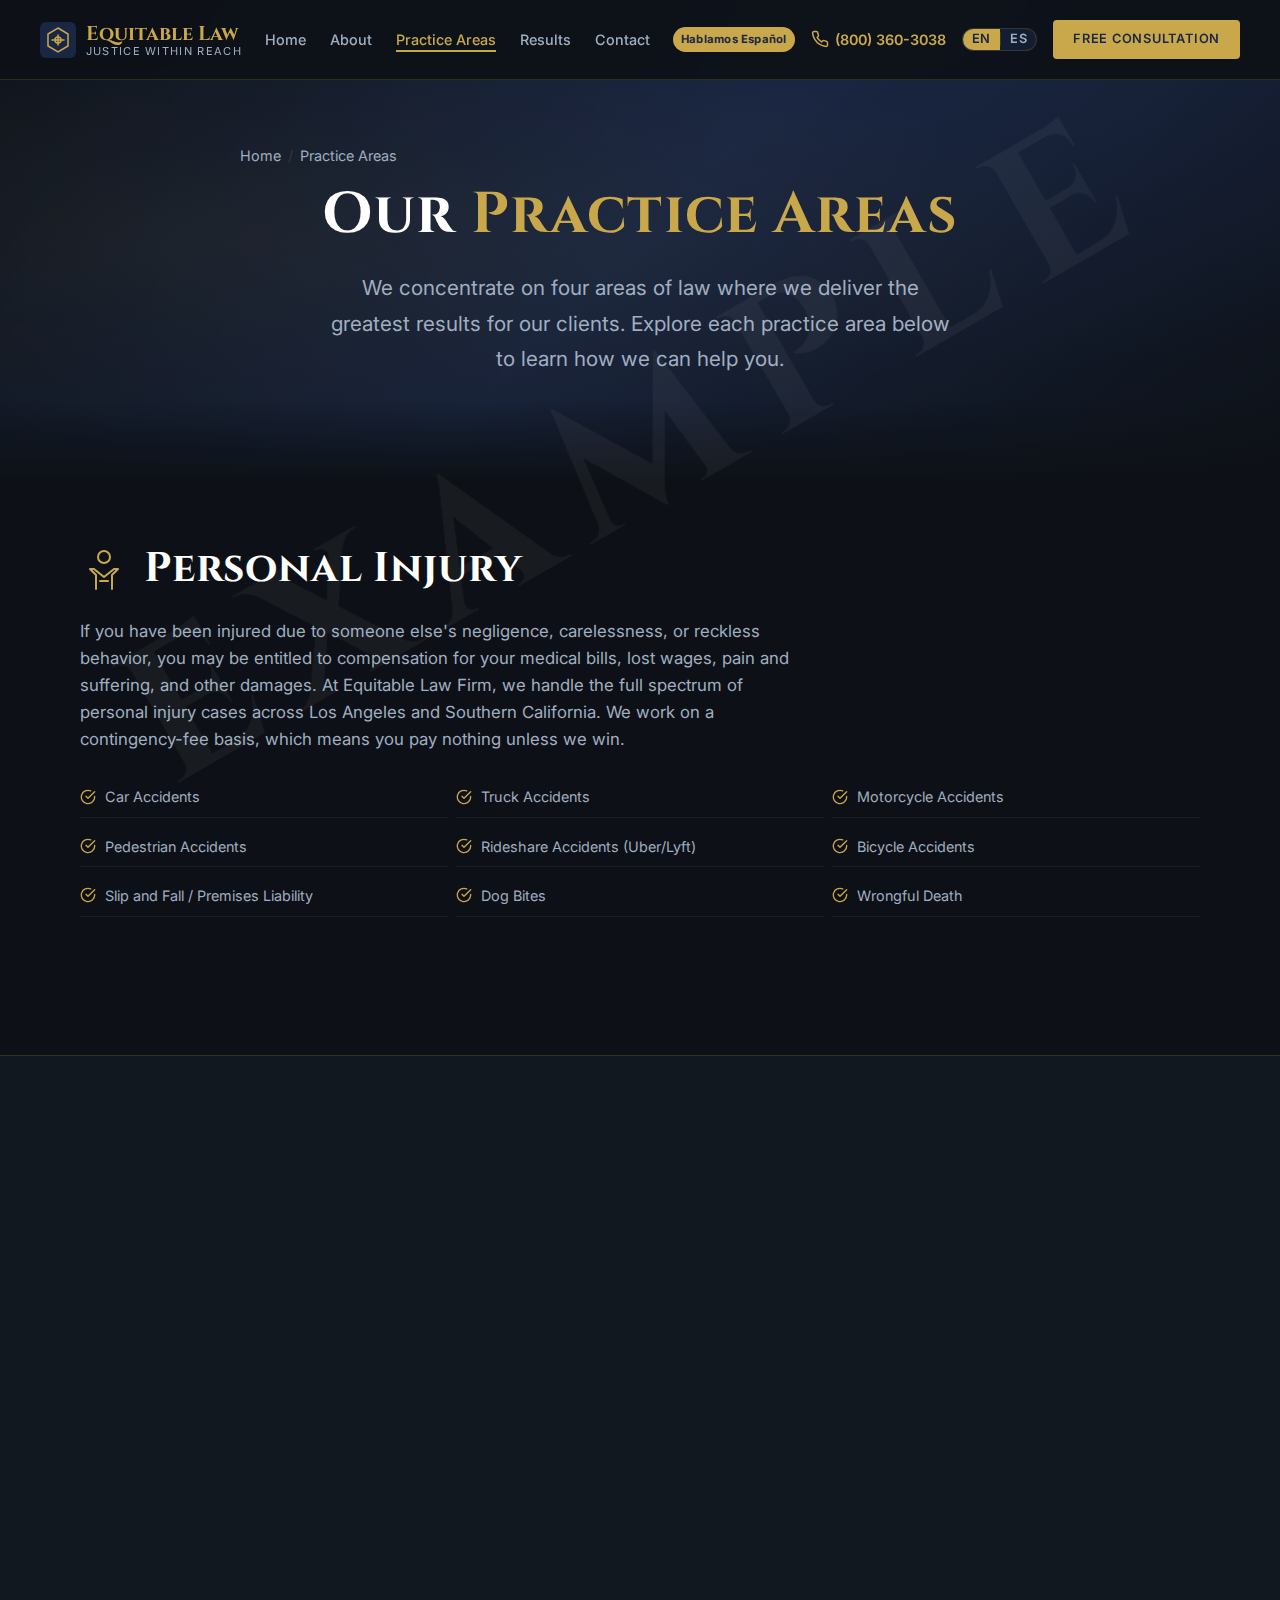
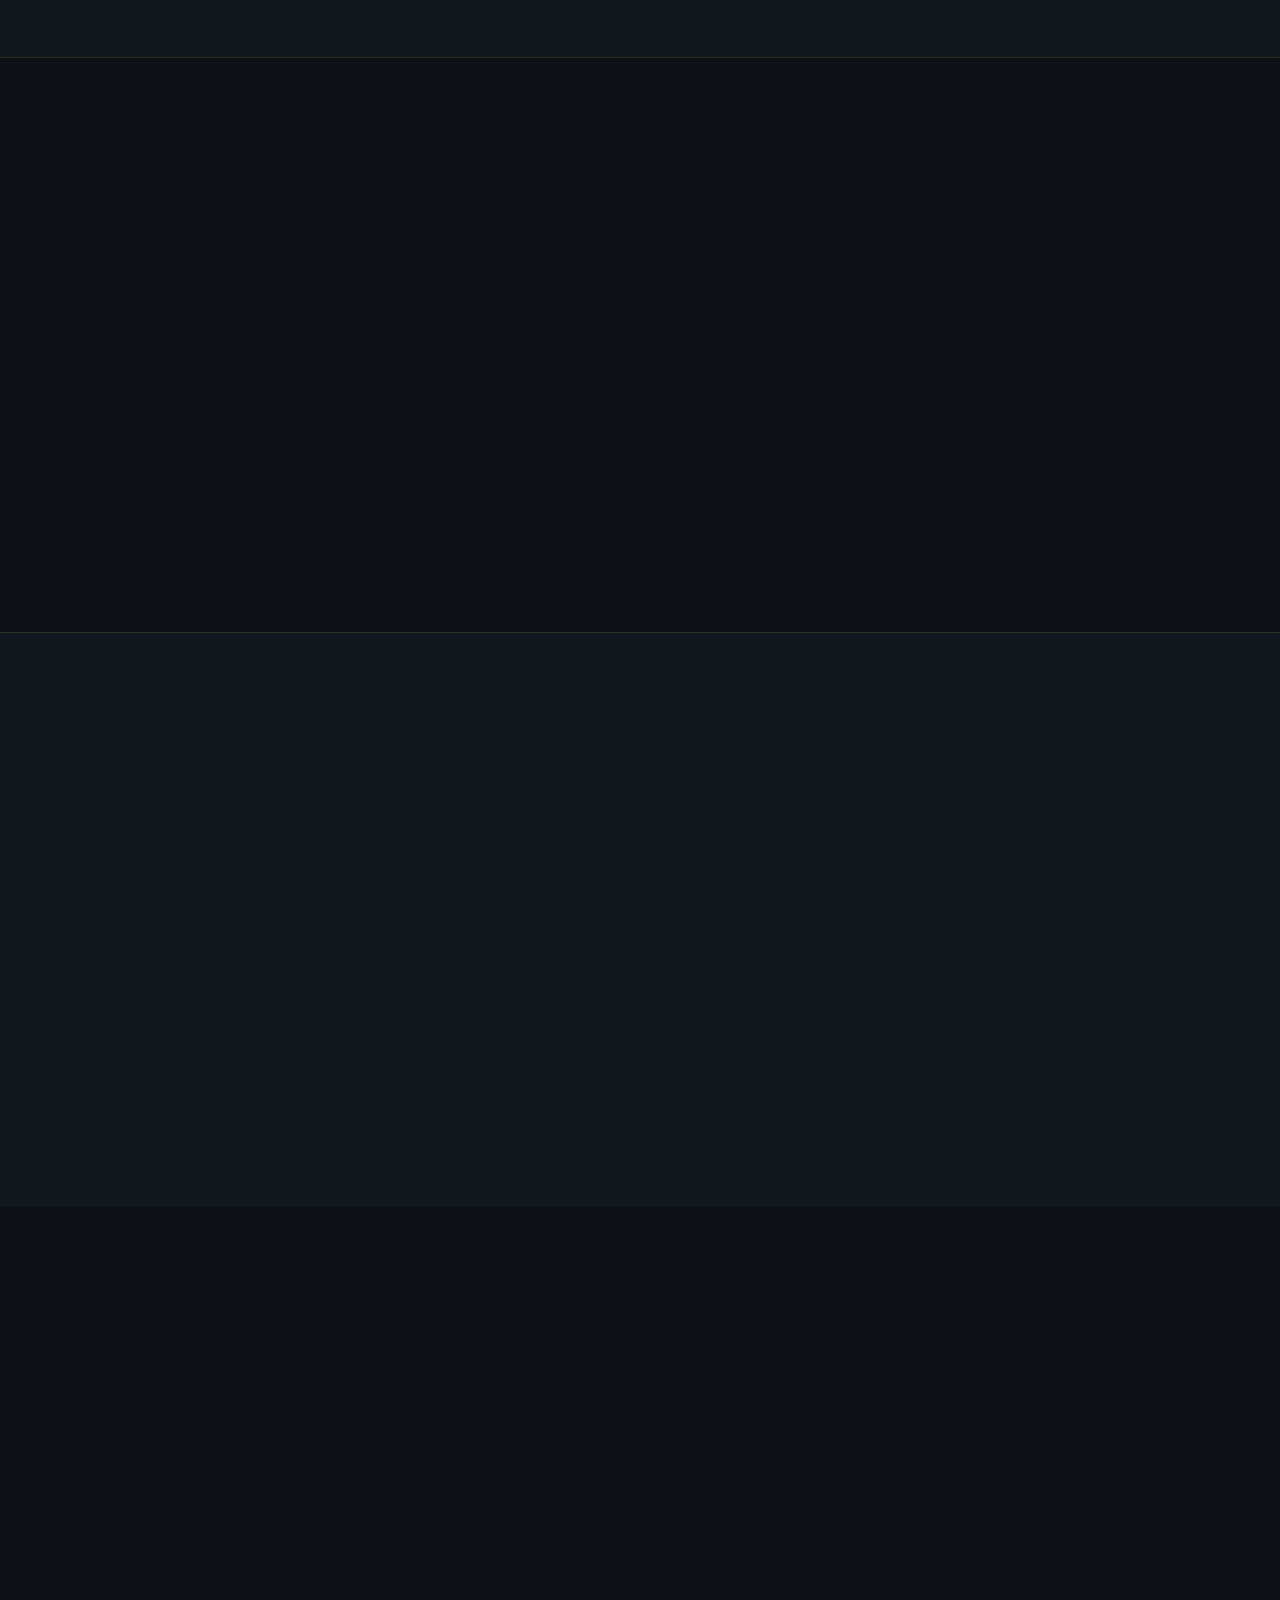
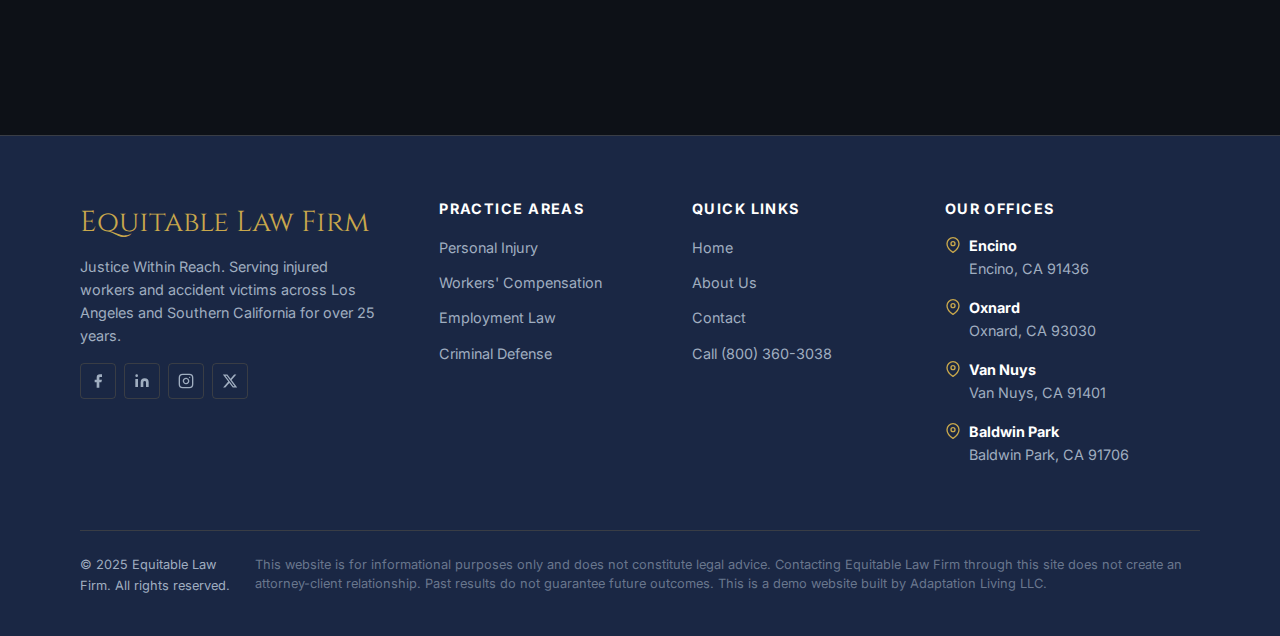
<file: practice-areas.html>
<!DOCTYPE html>
<html lang="en">
<head>
  <meta charset="UTF-8">
  <meta name="viewport" content="width=device-width, initial-scale=1.0">
  <meta name="description" content="Equitable Law Firm practice areas — Personal Injury, Workers' Compensation, Employment Law, and Criminal Defense. Serving Los Angeles. Call (800) 360-3038.">
  <meta name="theme-color" content="#0d1117">
  <title>Practice Areas | Equitable Law Firm</title>

  <!-- Fonts -->
  <link rel="preconnect" href="https://fonts.googleapis.com">
  <link rel="preconnect" href="https://fonts.gstatic.com" crossorigin>
  <link href="https://fonts.googleapis.com/css2?family=Cinzel:wght@400;500;600;700&family=Inter:wght@300;400;500;600;700&display=swap" rel="stylesheet">

  <!-- Styles -->
  <link rel="stylesheet" href="css/styles.css">
</head>
<body>

  <!-- Skip Link -->
  <a href="#main" class="skip-link">Skip to main content</a>

  <!-- ==================== HEADER ==================== -->
  <header class="header" role="banner">
    <div class="header__inner">
      <a href="index.html" class="header__logo" aria-label="Equitable Law Firm — Home">
        <svg class="header__logo-icon" viewBox="0 0 36 36" fill="none" xmlns="http://www.w3.org/2000/svg" aria-hidden="true">
          <rect width="36" height="36" rx="6" fill="#1a2744"/>
          <path d="M18 6L28 12V24L18 30L8 24V12L18 6Z" stroke="#c9a84c" stroke-width="1.5" fill="none"/>
          <path d="M12 18H24M18 13V23" stroke="#c9a84c" stroke-width="1.5" stroke-linecap="round"/>
          <circle cx="18" cy="18" r="3" stroke="#c9a84c" stroke-width="1.5" fill="none"/>
        </svg>
        <div class="header__logo-text">
          Equitable Law
          <span data-i18n="logo.tagline">Justice Within Reach</span>
        </div>
      </a>

      <nav class="nav" id="mainNav" aria-label="Main navigation">
        <ul class="nav__list">
          <li><a href="index.html" class="nav__link" data-i18n="nav.home">Home</a></li>
          <li><a href="about.html" class="nav__link" data-i18n="nav.about">About</a></li>
          <li><a href="practice-areas.html" class="nav__link nav__link--active" data-i18n="nav.practice">Practice Areas</a></li>
          <li><a href="index.html#results" class="nav__link" data-i18n="nav.results">Results</a></li>
          <li><a href="contact.html" class="nav__link" data-i18n="nav.contact">Contact</a></li>
        </ul>
        <div class="nav__mobile-lang">
          <span class="hablamos-badge" aria-label="Se Habla Espanol">Hablamos Espa&ntilde;ol</span>
          <div class="lang-toggle" aria-label="Language selector">
            <button class="lang-toggle__btn lang-toggle__btn--active" data-lang="en" aria-label="English">EN</button>
            <span class="lang-toggle__sep" aria-hidden="true"></span>
            <button class="lang-toggle__btn" data-lang="es" aria-label="Espanol">ES</button>
          </div>
        </div>
      </nav>

      <div class="header__actions">
        <span class="hablamos-badge header__hablamos" aria-label="Se Habla Espanol">Hablamos Espa&ntilde;ol</span>
        <a href="tel:8003603038" class="header__phone" aria-label="Call us at (800) 360-3038">
          <svg class="header__phone-icon" viewBox="0 0 24 24" fill="none" stroke="currentColor" stroke-width="2" stroke-linecap="round" stroke-linejoin="round" aria-hidden="true"><path d="M22 16.92v3a2 2 0 01-2.18 2 19.79 19.79 0 01-8.63-3.07 19.5 19.5 0 01-6-6 19.79 19.79 0 01-3.07-8.67A2 2 0 014.11 2h3a2 2 0 012 1.72c.127.96.361 1.903.7 2.81a2 2 0 01-.45 2.11L8.09 9.91a16 16 0 006 6l1.27-1.27a2 2 0 012.11-.45c.907.339 1.85.573 2.81.7A2 2 0 0122 16.92z"/></svg>
          (800) 360-3038
        </a>
        <div class="lang-toggle header__lang-toggle" aria-label="Language selector">
          <button class="lang-toggle__btn lang-toggle__btn--active" data-lang="en" aria-label="English">EN</button>
          <span class="lang-toggle__sep" aria-hidden="true"></span>
          <button class="lang-toggle__btn" data-lang="es" aria-label="Espanol">ES</button>
        </div>
        <a href="contact.html" class="btn btn--primary btn--sm" data-i18n="header.consultation">Free Consultation</a>
        <button class="hamburger" id="menuToggle" aria-label="Open menu" aria-expanded="false" aria-controls="mainNav">
          <span class="hamburger__bar"></span>
          <span class="hamburger__bar"></span>
          <span class="hamburger__bar"></span>
        </button>
      </div>
    </div>
  </header>

  <!-- ==================== MAIN ==================== -->
  <main id="main">

    <!-- ====== INNER HERO ====== -->
    <section class="hero hero--inner">
      <div class="hero__bg" aria-hidden="true"></div>
      <div class="container">
        <div class="hero__content">
          <nav class="breadcrumb" aria-label="Breadcrumb">
            <a href="index.html" data-i18n="nav.home">Home</a>
            <span class="breadcrumb__sep" aria-hidden="true">/</span>
            <span aria-current="page" data-i18n="pa.breadcrumb">Practice Areas</span>
          </nav>
          <h1 class="hero__title" data-i18n="pa.hero.title" data-i18n-html>Our <span class="text-accent">Practice Areas</span></h1>
          <p class="hero__subtitle" data-i18n="pa.hero.subtitle">We concentrate on four areas of law where we deliver the greatest results for our clients. Explore each practice area below to learn how we can help you.</p>
        </div>
      </div>
    </section>

    <!-- ====== PERSONAL INJURY ====== -->
    <section class="practice-detail" id="personal-injury">
      <div class="container">
        <div class="practice-detail__header reveal">
          <svg class="practice-detail__icon" viewBox="0 0 48 48" fill="none" stroke="currentColor" stroke-width="2" stroke-linecap="round" stroke-linejoin="round" aria-hidden="true">
            <circle cx="24" cy="12" r="6"/>
            <path d="M16 44V30l-6-6h4l10 8 10-8h4l-6 6v14"/>
            <path d="M20 36h8"/>
          </svg>
          <h2 class="practice-detail__title" data-i18n="pa.pi.title">Personal Injury</h2>
        </div>
        <p class="practice-detail__desc reveal" data-i18n="pa.pi.desc">If you have been injured due to someone else's negligence, carelessness, or reckless behavior, you may be entitled to compensation for your medical bills, lost wages, pain and suffering, and other damages. At Equitable Law Firm, we handle the full spectrum of personal injury cases across Los Angeles and Southern California. We work on a contingency-fee basis, which means you pay nothing unless we win.</p>

        <div class="practice-detail__cases reveal">
          <div class="practice-detail__case">
            <svg viewBox="0 0 24 24" fill="none" stroke="currentColor" stroke-width="2" stroke-linecap="round" stroke-linejoin="round" aria-hidden="true"><path d="M22 11.08V12a10 10 0 11-5.93-9.14"/><path d="M22 4L12 14.01l-3-3"/></svg>
            <span data-i18n="pa.pi.case.car">Car Accidents</span>
          </div>
          <div class="practice-detail__case">
            <svg viewBox="0 0 24 24" fill="none" stroke="currentColor" stroke-width="2" stroke-linecap="round" stroke-linejoin="round" aria-hidden="true"><path d="M22 11.08V12a10 10 0 11-5.93-9.14"/><path d="M22 4L12 14.01l-3-3"/></svg>
            <span data-i18n="pa.pi.case.truck">Truck Accidents</span>
          </div>
          <div class="practice-detail__case">
            <svg viewBox="0 0 24 24" fill="none" stroke="currentColor" stroke-width="2" stroke-linecap="round" stroke-linejoin="round" aria-hidden="true"><path d="M22 11.08V12a10 10 0 11-5.93-9.14"/><path d="M22 4L12 14.01l-3-3"/></svg>
            <span data-i18n="pa.pi.case.moto">Motorcycle Accidents</span>
          </div>
          <div class="practice-detail__case">
            <svg viewBox="0 0 24 24" fill="none" stroke="currentColor" stroke-width="2" stroke-linecap="round" stroke-linejoin="round" aria-hidden="true"><path d="M22 11.08V12a10 10 0 11-5.93-9.14"/><path d="M22 4L12 14.01l-3-3"/></svg>
            <span data-i18n="pa.pi.case.ped">Pedestrian Accidents</span>
          </div>
          <div class="practice-detail__case">
            <svg viewBox="0 0 24 24" fill="none" stroke="currentColor" stroke-width="2" stroke-linecap="round" stroke-linejoin="round" aria-hidden="true"><path d="M22 11.08V12a10 10 0 11-5.93-9.14"/><path d="M22 4L12 14.01l-3-3"/></svg>
            <span data-i18n="pa.pi.case.ride">Rideshare Accidents (Uber/Lyft)</span>
          </div>
          <div class="practice-detail__case">
            <svg viewBox="0 0 24 24" fill="none" stroke="currentColor" stroke-width="2" stroke-linecap="round" stroke-linejoin="round" aria-hidden="true"><path d="M22 11.08V12a10 10 0 11-5.93-9.14"/><path d="M22 4L12 14.01l-3-3"/></svg>
            <span data-i18n="pa.pi.case.bike">Bicycle Accidents</span>
          </div>
          <div class="practice-detail__case">
            <svg viewBox="0 0 24 24" fill="none" stroke="currentColor" stroke-width="2" stroke-linecap="round" stroke-linejoin="round" aria-hidden="true"><path d="M22 11.08V12a10 10 0 11-5.93-9.14"/><path d="M22 4L12 14.01l-3-3"/></svg>
            <span data-i18n="pa.pi.case.slip">Slip and Fall / Premises Liability</span>
          </div>
          <div class="practice-detail__case">
            <svg viewBox="0 0 24 24" fill="none" stroke="currentColor" stroke-width="2" stroke-linecap="round" stroke-linejoin="round" aria-hidden="true"><path d="M22 11.08V12a10 10 0 11-5.93-9.14"/><path d="M22 4L12 14.01l-3-3"/></svg>
            <span data-i18n="pa.pi.case.dog">Dog Bites</span>
          </div>
          <div class="practice-detail__case">
            <svg viewBox="0 0 24 24" fill="none" stroke="currentColor" stroke-width="2" stroke-linecap="round" stroke-linejoin="round" aria-hidden="true"><path d="M22 11.08V12a10 10 0 11-5.93-9.14"/><path d="M22 4L12 14.01l-3-3"/></svg>
            <span data-i18n="pa.pi.case.death">Wrongful Death</span>
          </div>
        </div>

        <a href="contact.html" class="btn btn--primary reveal" data-i18n="pa.freecaseeval">Free Case Evaluation</a>
      </div>
    </section>

    <!-- ====== WORKERS' COMPENSATION ====== -->
    <section class="practice-detail section--alt" id="workers-comp">
      <div class="container">
        <div class="practice-detail__header reveal">
          <svg class="practice-detail__icon" viewBox="0 0 48 48" fill="none" stroke="currentColor" stroke-width="2" stroke-linecap="round" stroke-linejoin="round" aria-hidden="true">
            <rect x="6" y="20" width="36" height="22" rx="3"/>
            <path d="M16 20V14a8 8 0 0116 0v6"/>
            <circle cx="24" cy="32" r="4"/>
            <path d="M24 36v3"/>
          </svg>
          <h2 class="practice-detail__title" data-i18n="pa.wc.title">Workers' Compensation</h2>
        </div>
        <p class="practice-detail__desc reveal" data-i18n="pa.wc.desc">California law requires virtually all employers to carry workers' compensation insurance. If you were injured on the job or developed an illness due to your working conditions, you are entitled to medical treatment, temporary and permanent disability benefits, and vocational rehabilitation. Unfortunately, insurers routinely deny, delay, or undervalue legitimate claims. Equitable Law Firm fights to make sure you receive everything the law provides.</p>

        <div class="practice-detail__cases reveal">
          <div class="practice-detail__case">
            <svg viewBox="0 0 24 24" fill="none" stroke="currentColor" stroke-width="2" stroke-linecap="round" stroke-linejoin="round" aria-hidden="true"><path d="M22 11.08V12a10 10 0 11-5.93-9.14"/><path d="M22 4L12 14.01l-3-3"/></svg>
            <span data-i18n="pa.wc.case.workplace">Workplace Injuries</span>
          </div>
          <div class="practice-detail__case">
            <svg viewBox="0 0 24 24" fill="none" stroke="currentColor" stroke-width="2" stroke-linecap="round" stroke-linejoin="round" aria-hidden="true"><path d="M22 11.08V12a10 10 0 11-5.93-9.14"/><path d="M22 4L12 14.01l-3-3"/></svg>
            <span data-i18n="pa.wc.case.rsi">Repetitive Stress Injuries (RSI)</span>
          </div>
          <div class="practice-detail__case">
            <svg viewBox="0 0 24 24" fill="none" stroke="currentColor" stroke-width="2" stroke-linecap="round" stroke-linejoin="round" aria-hidden="true"><path d="M22 11.08V12a10 10 0 11-5.93-9.14"/><path d="M22 4L12 14.01l-3-3"/></svg>
            <span data-i18n="pa.wc.case.occ">Occupational Illness</span>
          </div>
          <div class="practice-detail__case">
            <svg viewBox="0 0 24 24" fill="none" stroke="currentColor" stroke-width="2" stroke-linecap="round" stroke-linejoin="round" aria-hidden="true"><path d="M22 11.08V12a10 10 0 11-5.93-9.14"/><path d="M22 4L12 14.01l-3-3"/></svg>
            <span data-i18n="pa.wc.case.const">Construction Accidents</span>
          </div>
          <div class="practice-detail__case">
            <svg viewBox="0 0 24 24" fill="none" stroke="currentColor" stroke-width="2" stroke-linecap="round" stroke-linejoin="round" aria-hidden="true"><path d="M22 11.08V12a10 10 0 11-5.93-9.14"/><path d="M22 4L12 14.01l-3-3"/></svg>
            <span data-i18n="pa.wc.case.back">Back and Spinal Cord Injuries</span>
          </div>
          <div class="practice-detail__case">
            <svg viewBox="0 0 24 24" fill="none" stroke="currentColor" stroke-width="2" stroke-linecap="round" stroke-linejoin="round" aria-hidden="true"><path d="M22 11.08V12a10 10 0 11-5.93-9.14"/><path d="M22 4L12 14.01l-3-3"/></svg>
            <span data-i18n="pa.wc.case.denied">Denied or Delayed Claims</span>
          </div>
          <div class="practice-detail__case">
            <svg viewBox="0 0 24 24" fill="none" stroke="currentColor" stroke-width="2" stroke-linecap="round" stroke-linejoin="round" aria-hidden="true"><path d="M22 11.08V12a10 10 0 11-5.93-9.14"/><path d="M22 4L12 14.01l-3-3"/></svg>
            <span data-i18n="pa.wc.case.disability">Temporary &amp; Permanent Disability</span>
          </div>
          <div class="practice-detail__case">
            <svg viewBox="0 0 24 24" fill="none" stroke="currentColor" stroke-width="2" stroke-linecap="round" stroke-linejoin="round" aria-hidden="true"><path d="M22 11.08V12a10 10 0 11-5.93-9.14"/><path d="M22 4L12 14.01l-3-3"/></svg>
            <span data-i18n="pa.wc.case.third">Third-Party Workplace Claims</span>
          </div>
          <div class="practice-detail__case">
            <svg viewBox="0 0 24 24" fill="none" stroke="currentColor" stroke-width="2" stroke-linecap="round" stroke-linejoin="round" aria-hidden="true"><path d="M22 11.08V12a10 10 0 11-5.93-9.14"/><path d="M22 4L12 14.01l-3-3"/></svg>
            <span data-i18n="pa.wc.case.voc">Vocational Rehabilitation</span>
          </div>
        </div>

        <a href="contact.html" class="btn btn--primary reveal" data-i18n="pa.freecaseeval">Free Case Evaluation</a>
      </div>
    </section>

    <!-- ====== EMPLOYMENT LAW ====== -->
    <section class="practice-detail" id="employment-law">
      <div class="container">
        <div class="practice-detail__header reveal">
          <svg class="practice-detail__icon" viewBox="0 0 48 48" fill="none" stroke="currentColor" stroke-width="2" stroke-linecap="round" stroke-linejoin="round" aria-hidden="true">
            <path d="M8 44V12l16-8 16 8v32"/>
            <rect x="18" y="28" width="12" height="16"/>
            <path d="M14 20h4M30 20h4M14 26h4M30 26h4"/>
            <path d="M22 36h4"/>
          </svg>
          <h2 class="practice-detail__title" data-i18n="pa.el.title">Employment Law</h2>
        </div>
        <p class="practice-detail__desc reveal" data-i18n="pa.el.desc">California has some of the strongest employee protection laws in the nation. If your employer has violated your rights — whether through unlawful termination, discrimination, harassment, or wage theft — Equitable Law Firm can help you hold them accountable. We represent employees in claims against employers of all sizes, from small businesses to Fortune 500 corporations.</p>

        <div class="practice-detail__cases reveal">
          <div class="practice-detail__case">
            <svg viewBox="0 0 24 24" fill="none" stroke="currentColor" stroke-width="2" stroke-linecap="round" stroke-linejoin="round" aria-hidden="true"><path d="M22 11.08V12a10 10 0 11-5.93-9.14"/><path d="M22 4L12 14.01l-3-3"/></svg>
            <span data-i18n="pa.el.case.wrongful">Wrongful Termination</span>
          </div>
          <div class="practice-detail__case">
            <svg viewBox="0 0 24 24" fill="none" stroke="currentColor" stroke-width="2" stroke-linecap="round" stroke-linejoin="round" aria-hidden="true"><path d="M22 11.08V12a10 10 0 11-5.93-9.14"/><path d="M22 4L12 14.01l-3-3"/></svg>
            <span data-i18n="pa.el.case.discrim">Workplace Discrimination</span>
          </div>
          <div class="practice-detail__case">
            <svg viewBox="0 0 24 24" fill="none" stroke="currentColor" stroke-width="2" stroke-linecap="round" stroke-linejoin="round" aria-hidden="true"><path d="M22 11.08V12a10 10 0 11-5.93-9.14"/><path d="M22 4L12 14.01l-3-3"/></svg>
            <span data-i18n="pa.el.case.harassment">Sexual Harassment</span>
          </div>
          <div class="practice-detail__case">
            <svg viewBox="0 0 24 24" fill="none" stroke="currentColor" stroke-width="2" stroke-linecap="round" stroke-linejoin="round" aria-hidden="true"><path d="M22 11.08V12a10 10 0 11-5.93-9.14"/><path d="M22 4L12 14.01l-3-3"/></svg>
            <span data-i18n="pa.el.case.wage">Wage &amp; Hour Disputes</span>
          </div>
          <div class="practice-detail__case">
            <svg viewBox="0 0 24 24" fill="none" stroke="currentColor" stroke-width="2" stroke-linecap="round" stroke-linejoin="round" aria-hidden="true"><path d="M22 11.08V12a10 10 0 11-5.93-9.14"/><path d="M22 4L12 14.01l-3-3"/></svg>
            <span data-i18n="pa.el.case.overtime">Unpaid Overtime</span>
          </div>
          <div class="practice-detail__case">
            <svg viewBox="0 0 24 24" fill="none" stroke="currentColor" stroke-width="2" stroke-linecap="round" stroke-linejoin="round" aria-hidden="true"><path d="M22 11.08V12a10 10 0 11-5.93-9.14"/><path d="M22 4L12 14.01l-3-3"/></svg>
            <span data-i18n="pa.el.case.retaliation">Retaliation</span>
          </div>
          <div class="practice-detail__case">
            <svg viewBox="0 0 24 24" fill="none" stroke="currentColor" stroke-width="2" stroke-linecap="round" stroke-linejoin="round" aria-hidden="true"><path d="M22 11.08V12a10 10 0 11-5.93-9.14"/><path d="M22 4L12 14.01l-3-3"/></svg>
            <span data-i18n="pa.el.case.hostile">Hostile Work Environment</span>
          </div>
          <div class="practice-detail__case">
            <svg viewBox="0 0 24 24" fill="none" stroke="currentColor" stroke-width="2" stroke-linecap="round" stroke-linejoin="round" aria-hidden="true"><path d="M22 11.08V12a10 10 0 11-5.93-9.14"/><path d="M22 4L12 14.01l-3-3"/></svg>
            <span data-i18n="pa.el.case.whistle">Whistleblower Protection</span>
          </div>
          <div class="practice-detail__case">
            <svg viewBox="0 0 24 24" fill="none" stroke="currentColor" stroke-width="2" stroke-linecap="round" stroke-linejoin="round" aria-hidden="true"><path d="M22 11.08V12a10 10 0 11-5.93-9.14"/><path d="M22 4L12 14.01l-3-3"/></svg>
            <span data-i18n="pa.el.case.fmla">FMLA / CFRA Violations</span>
          </div>
        </div>

        <a href="contact.html" class="btn btn--primary reveal" data-i18n="pa.freecaseeval">Free Case Evaluation</a>
      </div>
    </section>

    <!-- ====== CRIMINAL DEFENSE ====== -->
    <section class="practice-detail section--alt" id="criminal-defense">
      <div class="container">
        <div class="practice-detail__header reveal">
          <svg class="practice-detail__icon" viewBox="0 0 48 48" fill="none" stroke="currentColor" stroke-width="2" stroke-linecap="round" stroke-linejoin="round" aria-hidden="true">
            <path d="M24 4L4 14v2h40v-2L24 4z"/>
            <path d="M8 16v20M16 16v20M24 16v20M32 16v20M40 16v20"/>
            <rect x="4" y="36" width="40" height="4" rx="1"/>
            <rect x="2" y="40" width="44" height="4" rx="1"/>
          </svg>
          <h2 class="practice-detail__title" data-i18n="pa.cd.title">Criminal Defense</h2>
        </div>
        <p class="practice-detail__desc reveal" data-i18n="pa.cd.desc">A criminal charge can have life-altering consequences — imprisonment, fines, a permanent record, and damage to your reputation and career. At Equitable Law Firm, we believe everyone is entitled to a vigorous defense. We analyze every piece of evidence, challenge every procedural error, and fight to protect your constitutional rights at every stage of the process.</p>

        <div class="practice-detail__cases reveal">
          <div class="practice-detail__case">
            <svg viewBox="0 0 24 24" fill="none" stroke="currentColor" stroke-width="2" stroke-linecap="round" stroke-linejoin="round" aria-hidden="true"><path d="M22 11.08V12a10 10 0 11-5.93-9.14"/><path d="M22 4L12 14.01l-3-3"/></svg>
            <span data-i18n="pa.cd.case.dui">DUI / DWI Defense</span>
          </div>
          <div class="practice-detail__case">
            <svg viewBox="0 0 24 24" fill="none" stroke="currentColor" stroke-width="2" stroke-linecap="round" stroke-linejoin="round" aria-hidden="true"><path d="M22 11.08V12a10 10 0 11-5.93-9.14"/><path d="M22 4L12 14.01l-3-3"/></svg>
            <span data-i18n="pa.cd.case.drug">Drug Charges</span>
          </div>
          <div class="practice-detail__case">
            <svg viewBox="0 0 24 24" fill="none" stroke="currentColor" stroke-width="2" stroke-linecap="round" stroke-linejoin="round" aria-hidden="true"><path d="M22 11.08V12a10 10 0 11-5.93-9.14"/><path d="M22 4L12 14.01l-3-3"/></svg>
            <span data-i18n="pa.cd.case.theft">Theft &amp; Burglary</span>
          </div>
          <div class="practice-detail__case">
            <svg viewBox="0 0 24 24" fill="none" stroke="currentColor" stroke-width="2" stroke-linecap="round" stroke-linejoin="round" aria-hidden="true"><path d="M22 11.08V12a10 10 0 11-5.93-9.14"/><path d="M22 4L12 14.01l-3-3"/></svg>
            <span data-i18n="pa.cd.case.assault">Assault &amp; Battery</span>
          </div>
          <div class="practice-detail__case">
            <svg viewBox="0 0 24 24" fill="none" stroke="currentColor" stroke-width="2" stroke-linecap="round" stroke-linejoin="round" aria-hidden="true"><path d="M22 11.08V12a10 10 0 11-5.93-9.14"/><path d="M22 4L12 14.01l-3-3"/></svg>
            <span data-i18n="pa.cd.case.domestic">Domestic Violence</span>
          </div>
          <div class="practice-detail__case">
            <svg viewBox="0 0 24 24" fill="none" stroke="currentColor" stroke-width="2" stroke-linecap="round" stroke-linejoin="round" aria-hidden="true"><path d="M22 11.08V12a10 10 0 11-5.93-9.14"/><path d="M22 4L12 14.01l-3-3"/></svg>
            <span data-i18n="pa.cd.case.white">White Collar Crimes</span>
          </div>
          <div class="practice-detail__case">
            <svg viewBox="0 0 24 24" fill="none" stroke="currentColor" stroke-width="2" stroke-linecap="round" stroke-linejoin="round" aria-hidden="true"><path d="M22 11.08V12a10 10 0 11-5.93-9.14"/><path d="M22 4L12 14.01l-3-3"/></svg>
            <span data-i18n="pa.cd.case.restrain">Restraining Orders</span>
          </div>
          <div class="practice-detail__case">
            <svg viewBox="0 0 24 24" fill="none" stroke="currentColor" stroke-width="2" stroke-linecap="round" stroke-linejoin="round" aria-hidden="true"><path d="M22 11.08V12a10 10 0 11-5.93-9.14"/><path d="M22 4L12 14.01l-3-3"/></svg>
            <span data-i18n="pa.cd.case.expunge">Expungements</span>
          </div>
          <div class="practice-detail__case">
            <svg viewBox="0 0 24 24" fill="none" stroke="currentColor" stroke-width="2" stroke-linecap="round" stroke-linejoin="round" aria-hidden="true"><path d="M22 11.08V12a10 10 0 11-5.93-9.14"/><path d="M22 4L12 14.01l-3-3"/></svg>
            <span data-i18n="pa.cd.case.juvenile">Juvenile Defense</span>
          </div>
        </div>

        <a href="contact.html" class="btn btn--primary reveal" data-i18n="pa.freecaseeval">Free Case Evaluation</a>
      </div>
    </section>

    <!-- ====== CTA BANNER ====== -->
    <section class="section">
      <div class="container">
        <div class="cta-banner reveal">
          <div class="cta-banner__content">
            <h2 class="cta-banner__title" data-i18n="pa.cta.title">Not Sure Which Practice Area Applies?</h2>
            <p style="color:var(--clr-text-muted); max-width:560px; margin:0 auto var(--sp-md);" data-i18n="pa.cta.subtitle">We offer free consultations for all case types. Call us or fill out our contact form and we will evaluate your situation at no cost.</p>
            <a href="tel:8003603038" class="cta-banner__phone">(800) 360-3038</a>
            <div class="cta-banner__actions">
              <a href="contact.html" class="btn btn--primary btn--lg" data-i18n="cta.btn.consultation">Free Consultation</a>
              <a href="tel:8003603038" class="btn btn--outline btn--lg" data-i18n="cta.btn.call247">Call 24/7</a>
            </div>
          </div>
        </div>
      </div>
    </section>

  </main>

  <!-- ==================== FOOTER ==================== -->
  <footer class="footer" role="contentinfo">
    <div class="container">
      <div class="footer__grid">
        <div class="footer__brand">
          <div class="footer__logo">Equitable Law Firm</div>
          <p class="footer__tagline" data-i18n="footer.tagline">Justice Within Reach. Serving injured workers and accident victims across Los Angeles and Southern California for over 25 years.</p>
          <div class="footer__social">
            <a href="#" class="footer__social-link" aria-label="Facebook">
              <svg viewBox="0 0 24 24" fill="currentColor" aria-hidden="true"><path d="M18 2h-3a5 5 0 00-5 5v3H7v4h3v8h4v-8h3l1-4h-4V7a1 1 0 011-1h3z"/></svg>
            </a>
            <a href="#" class="footer__social-link" aria-label="LinkedIn">
              <svg viewBox="0 0 24 24" fill="currentColor" aria-hidden="true"><path d="M16 8a6 6 0 016 6v7h-4v-7a2 2 0 00-2-2 2 2 0 00-2 2v7h-4v-7a6 6 0 016-6zM2 9h4v12H2zM4 6a2 2 0 100-4 2 2 0 000 4z"/></svg>
            </a>
            <a href="#" class="footer__social-link" aria-label="Instagram">
              <svg viewBox="0 0 24 24" fill="none" stroke="currentColor" stroke-width="2" stroke-linecap="round" stroke-linejoin="round" aria-hidden="true"><rect x="2" y="2" width="20" height="20" rx="5"/><path d="M16 11.37A4 4 0 1112.63 8 4 4 0 0116 11.37z"/><line x1="17.5" y1="6.5" x2="17.51" y2="6.5"/></svg>
            </a>
            <a href="#" class="footer__social-link" aria-label="Twitter / X">
              <svg viewBox="0 0 24 24" fill="currentColor" aria-hidden="true"><path d="M18.244 2.25h3.308l-7.227 8.26 8.502 11.24H16.17l-5.214-6.817L4.99 21.75H1.68l7.73-8.835L1.254 2.25H8.08l4.713 6.231zm-1.161 17.52h1.833L7.084 4.126H5.117z"/></svg>
            </a>
          </div>
        </div>

        <div>
          <h4 class="footer__heading" data-i18n="footer.practice">Practice Areas</h4>
          <ul class="footer__links">
            <li><a href="practice-areas.html#personal-injury" class="footer__link" data-i18n="footer.pi">Personal Injury</a></li>
            <li><a href="practice-areas.html#workers-comp" class="footer__link" data-i18n="footer.wc">Workers' Compensation</a></li>
            <li><a href="practice-areas.html#employment-law" class="footer__link" data-i18n="footer.el">Employment Law</a></li>
            <li><a href="practice-areas.html#criminal-defense" class="footer__link" data-i18n="footer.cd">Criminal Defense</a></li>
          </ul>
        </div>

        <div>
          <h4 class="footer__heading" data-i18n="footer.quicklinks">Quick Links</h4>
          <ul class="footer__links">
            <li><a href="index.html" class="footer__link" data-i18n="footer.home">Home</a></li>
            <li><a href="about.html" class="footer__link" data-i18n="footer.aboutus">About Us</a></li>
            <li><a href="contact.html" class="footer__link" data-i18n="footer.contact">Contact</a></li>
            <li><a href="tel:8003603038" class="footer__link" data-i18n="footer.call">Call (800) 360-3038</a></li>
          </ul>
        </div>

        <div>
          <h4 class="footer__heading" data-i18n="footer.offices">Our Offices</h4>
          <div class="locations-list">
            <div class="location-item">
              <svg viewBox="0 0 24 24" fill="none" stroke="currentColor" stroke-width="2" stroke-linecap="round" stroke-linejoin="round" aria-hidden="true"><path d="M21 10c0 7-9 13-9 13s-9-6-9-13a9 9 0 0118 0z"/><circle cx="12" cy="10" r="3"/></svg>
              <div><strong>Encino</strong>Encino, CA 91436</div>
            </div>
            <div class="location-item">
              <svg viewBox="0 0 24 24" fill="none" stroke="currentColor" stroke-width="2" stroke-linecap="round" stroke-linejoin="round" aria-hidden="true"><path d="M21 10c0 7-9 13-9 13s-9-6-9-13a9 9 0 0118 0z"/><circle cx="12" cy="10" r="3"/></svg>
              <div><strong>Oxnard</strong>Oxnard, CA 93030</div>
            </div>
            <div class="location-item">
              <svg viewBox="0 0 24 24" fill="none" stroke="currentColor" stroke-width="2" stroke-linecap="round" stroke-linejoin="round" aria-hidden="true"><path d="M21 10c0 7-9 13-9 13s-9-6-9-13a9 9 0 0118 0z"/><circle cx="12" cy="10" r="3"/></svg>
              <div><strong>Van Nuys</strong>Van Nuys, CA 91401</div>
            </div>
            <div class="location-item">
              <svg viewBox="0 0 24 24" fill="none" stroke="currentColor" stroke-width="2" stroke-linecap="round" stroke-linejoin="round" aria-hidden="true"><path d="M21 10c0 7-9 13-9 13s-9-6-9-13a9 9 0 0118 0z"/><circle cx="12" cy="10" r="3"/></svg>
              <div><strong>Baldwin Park</strong>Baldwin Park, CA 91706</div>
            </div>
          </div>
        </div>
      </div>

      <div class="footer__bottom">
        <p class="footer__copy" data-i18n="footer.copy">&copy; 2025 Equitable Law Firm. All rights reserved.</p>
        <p class="footer__disclaimer" data-i18n="footer.disclaimer">This website is for informational purposes only and does not constitute legal advice. Contacting Equitable Law Firm through this site does not create an attorney-client relationship. Past results do not guarantee future outcomes. This is a demo website built by Adaptation Living LLC.</p>
      </div>
    </div>
  </footer>

  <script src="js/main.js"></script>
</body>
</html>
</file>
<file: css/styles.css>
/* ============================================================
   Equitable Law Firm — Stylesheet
   Architecture: Mobile-first, BEM-like, CSS Custom Properties
   ============================================================ */

/* ---------- Reset ---------- */
*,
*::before,
*::after {
  margin: 0;
  padding: 0;
  box-sizing: border-box;
}

html {
  scroll-behavior: smooth;
  -webkit-text-size-adjust: 100%;
}

body {
  min-height: 100vh;
  line-height: 1.6;
  -webkit-font-smoothing: antialiased;
  -moz-osx-font-smoothing: grayscale;
}

img,
picture,
video,
canvas,
svg {
  max-width: 100%;
}

input,
button,
textarea,
select {
  font: inherit;
}

ul,
ol {
  list-style: none;
}

a {
  text-decoration: none;
  color: inherit;
}

/* ---------- Custom Properties ---------- */
:root {
  /* Palette */
  --clr-primary: #1a2744;
  --clr-primary-light: #243358;
  --clr-accent: #c9a84c;
  --clr-accent-hover: #dabb65;
  --clr-bg: #0d1117;
  --clr-bg-alt: #111820;
  --clr-card: rgba(26, 39, 68, 0.6);
  --clr-card-solid: #1a2744;
  --clr-text: #ffffff;
  --clr-text-muted: #a0aec0;
  --clr-border: rgba(201, 168, 76, 0.18);
  --clr-overlay: rgba(13, 17, 23, 0.82);
  --clr-success: #48bb78;
  --clr-error: #fc8181;

  /* Typography */
  --ff-heading: 'Cinzel', serif;
  --ff-body: 'Inter', sans-serif;
  --fs-xs: clamp(0.7rem, 0.65rem + 0.25vw, 0.8rem);
  --fs-sm: clamp(0.8rem, 0.75rem + 0.25vw, 0.9rem);
  --fs-base: clamp(0.95rem, 0.9rem + 0.25vw, 1.05rem);
  --fs-md: clamp(1.1rem, 1rem + 0.5vw, 1.3rem);
  --fs-lg: clamp(1.4rem, 1.2rem + 1vw, 1.8rem);
  --fs-xl: clamp(1.8rem, 1.4rem + 2vw, 2.6rem);
  --fs-xxl: clamp(2.2rem, 1.6rem + 3vw, 3.6rem);
  --fs-hero: clamp(2.4rem, 1.8rem + 3vw, 4rem);

  /* Spacing */
  --sp-xs: 0.5rem;
  --sp-sm: 1rem;
  --sp-md: 1.5rem;
  --sp-lg: 2.5rem;
  --sp-xl: 4rem;
  --sp-xxl: 6rem;

  /* Layout */
  --max-width: 1200px;
  --header-h: 80px;
  --header-h-shrink: 60px;
  --radius-sm: 4px;
  --radius-md: 8px;
  --radius-lg: 16px;

  /* Transitions */
  --transition-fast: 200ms ease;
  --transition-base: 300ms ease;
  --transition-slow: 500ms ease;

  /* Shadows */
  --shadow-sm: 0 2px 8px rgba(0, 0, 0, 0.2);
  --shadow-md: 0 4px 16px rgba(0, 0, 0, 0.3);
  --shadow-lg: 0 8px 32px rgba(0, 0, 0, 0.4);
  --shadow-glow: 0 0 20px rgba(201, 168, 76, 0.15);
}

/* ---------- Base ---------- */
body {
  font-family: var(--ff-body);
  font-size: var(--fs-base);
  color: var(--clr-text);
  background-color: var(--clr-bg);
}

h1, h2, h3, h4, h5, h6 {
  font-family: var(--ff-heading);
  font-weight: 700;
  line-height: 1.2;
  letter-spacing: 0.02em;
}

p {
  margin-bottom: var(--sp-sm);
}

/* ---------- Utility ---------- */
.sr-only {
  position: absolute;
  width: 1px;
  height: 1px;
  padding: 0;
  margin: -1px;
  overflow: hidden;
  clip: rect(0, 0, 0, 0);
  white-space: nowrap;
  border: 0;
}

.container {
  width: 100%;
  max-width: var(--max-width);
  margin: 0 auto;
  padding: 0 var(--sp-md);
}

.section {
  padding: var(--sp-xl) 0;
}

.section--alt {
  background-color: var(--clr-bg-alt);
}

.section__badge {
  display: inline-block;
  font-family: var(--ff-body);
  font-size: var(--fs-xs);
  font-weight: 600;
  text-transform: uppercase;
  letter-spacing: 0.15em;
  color: var(--clr-accent);
  border: 1px solid var(--clr-border);
  padding: 0.35em 1em;
  border-radius: 50px;
  margin-bottom: var(--sp-sm);
}

.section__heading {
  font-size: var(--fs-xl);
  margin-bottom: var(--sp-xs);
}

.section__subheading {
  font-size: var(--fs-base);
  color: var(--clr-text-muted);
  max-width: 600px;
  margin-bottom: var(--sp-lg);
}

.text-center {
  text-align: center;
}

.text-center .section__subheading {
  margin-left: auto;
  margin-right: auto;
}

.text-accent {
  color: var(--clr-accent);
}

/* ---------- Skip Link ---------- */
.skip-link {
  position: absolute;
  top: -100%;
  left: var(--sp-sm);
  background: var(--clr-accent);
  color: var(--clr-primary);
  padding: var(--sp-xs) var(--sp-sm);
  border-radius: var(--radius-sm);
  font-weight: 700;
  z-index: 10000;
  transition: top var(--transition-fast);
}

.skip-link:focus {
  top: var(--sp-sm);
}

/* ---------- Buttons ---------- */
.btn {
  display: inline-flex;
  align-items: center;
  justify-content: center;
  gap: 0.5em;
  font-family: var(--ff-body);
  font-size: var(--fs-sm);
  font-weight: 600;
  padding: 0.8em 1.8em;
  border: 2px solid transparent;
  border-radius: var(--radius-sm);
  cursor: pointer;
  transition: all var(--transition-base);
  white-space: nowrap;
  text-transform: uppercase;
  letter-spacing: 0.06em;
}

.btn:focus-visible {
  outline: 3px solid var(--clr-accent);
  outline-offset: 3px;
}

.btn--primary {
  background: var(--clr-accent);
  color: var(--clr-primary);
}

.btn--primary:hover,
.btn--primary:focus-visible {
  background: var(--clr-accent-hover);
  box-shadow: var(--shadow-glow);
  transform: translateY(-2px);
}

.btn--outline {
  background: transparent;
  color: var(--clr-text);
  border-color: var(--clr-text);
}

.btn--outline:hover,
.btn--outline:focus-visible {
  background: rgba(255, 255, 255, 0.08);
  border-color: var(--clr-accent);
  color: var(--clr-accent);
  transform: translateY(-2px);
}

.btn--outline-gold {
  background: transparent;
  color: var(--clr-accent);
  border-color: var(--clr-accent);
}

.btn--outline-gold:hover,
.btn--outline-gold:focus-visible {
  background: var(--clr-accent);
  color: var(--clr-primary);
  transform: translateY(-2px);
}

.btn--sm {
  font-size: var(--fs-xs);
  padding: 0.6em 1.4em;
}

.btn--lg {
  font-size: var(--fs-base);
  padding: 1em 2.2em;
}

.btn--block {
  width: 100%;
}

/* ---------- Header ---------- */
.header {
  position: fixed;
  top: 0;
  left: 0;
  width: 100%;
  height: var(--header-h);
  z-index: 1000;
  background: rgba(13, 17, 23, 0.92);
  backdrop-filter: blur(12px);
  -webkit-backdrop-filter: blur(12px);
  border-bottom: 1px solid var(--clr-border);
  transition: height var(--transition-base), background var(--transition-base);
}

.header--shrink {
  height: var(--header-h-shrink);
  background: rgba(13, 17, 23, 0.97);
}

.header__inner {
  display: flex;
  align-items: center;
  justify-content: space-between;
  height: 100%;
  width: 100%;
  padding: 0 var(--sp-lg);
}

.header__logo {
  display: flex;
  align-items: center;
  gap: 0.6rem;
  z-index: 1001;
  flex-shrink: 0;
}

.header__logo-icon {
  width: 36px;
  height: 36px;
  flex-shrink: 0;
}

.header__logo-text {
  font-family: var(--ff-heading);
  font-size: clamp(1rem, 0.9rem + 0.5vw, 1.25rem);
  font-weight: 700;
  color: var(--clr-accent);
  line-height: 1.15;
}

.header__logo-text span {
  display: block;
  font-family: var(--ff-body);
  font-size: 0.55em;
  font-weight: 400;
  color: var(--clr-text-muted);
  letter-spacing: 0.12em;
  text-transform: uppercase;
}

/* Nav */
.nav {
  display: none;
}

.nav--open {
  display: flex;
  flex-direction: column;
  position: fixed;
  inset: 0;
  background: var(--clr-bg);
  padding: calc(var(--header-h) + var(--sp-lg)) var(--sp-md) var(--sp-lg);
  z-index: 999;
  overflow-y: auto;
}

.nav__list {
  display: flex;
  flex-direction: column;
  gap: var(--sp-sm);
}

.nav__link {
  font-size: var(--fs-md);
  font-weight: 500;
  padding: var(--sp-xs) 0;
  color: var(--clr-text-muted);
  transition: color var(--transition-fast);
  position: relative;
}

.nav__link:hover,
.nav__link--active,
.nav__link:focus-visible {
  color: var(--clr-accent);
}

.header__actions {
  display: flex;
  align-items: center;
  gap: 0.5rem;
  z-index: 1001;
  flex-shrink: 0;
}

/* Hide consultation button on mobile — only show hamburger and phone */
.header__actions .btn--sm {
  display: none;
}

@media (min-width: 1024px) {
  .header__actions .btn--sm {
    display: inline-flex;
  }

  .header__actions {
    gap: var(--sp-sm);
  }
}

.header__phone {
  display: none;
  align-items: center;
  gap: 0.4em;
  font-weight: 600;
  font-size: var(--fs-sm);
  color: var(--clr-accent);
  transition: color var(--transition-fast);
}

.header__phone:hover {
  color: var(--clr-accent-hover);
}

.header__phone-icon {
  width: 18px;
  height: 18px;
}

/* Hamburger */
.hamburger {
  display: flex;
  flex-direction: column;
  justify-content: center;
  gap: 5px;
  width: 28px;
  height: 28px;
  background: none;
  border: none;
  cursor: pointer;
  padding: 0;
  z-index: 1001;
}

.hamburger__bar {
  display: block;
  width: 100%;
  height: 2px;
  background: var(--clr-text);
  border-radius: 2px;
  transition: all var(--transition-base);
  transform-origin: center;
}

.hamburger--active .hamburger__bar:nth-child(1) {
  transform: translateY(7px) rotate(45deg);
}

.hamburger--active .hamburger__bar:nth-child(2) {
  opacity: 0;
}

.hamburger--active .hamburger__bar:nth-child(3) {
  transform: translateY(-7px) rotate(-45deg);
}

/* ---------- Hero ---------- */
.hero {
  position: relative;
  display: flex;
  align-items: center;
  min-height: 100vh;
  padding: calc(var(--header-h) + var(--sp-lg)) 0 var(--sp-xl);
  overflow: hidden;
}

.hero__bg {
  position: absolute;
  inset: 0;
  background:
    linear-gradient(135deg, rgba(13, 17, 23, 0.95) 0%, rgba(26, 39, 68, 0.7) 50%, rgba(13, 17, 23, 0.95) 100%),
    linear-gradient(180deg, var(--clr-primary) 0%, var(--clr-bg) 100%);
  z-index: 0;
}

.hero__bg::before {
  content: '';
  position: absolute;
  inset: 0;
  background:
    radial-gradient(ellipse at 20% 50%, rgba(201, 168, 76, 0.06) 0%, transparent 60%),
    radial-gradient(ellipse at 80% 20%, rgba(26, 39, 68, 0.4) 0%, transparent 50%);
}

.hero__bg::after {
  content: '';
  position: absolute;
  bottom: 0;
  left: 0;
  right: 0;
  height: 120px;
  background: linear-gradient(to top, var(--clr-bg), transparent);
}

.hero__content {
  position: relative;
  z-index: 1;
  max-width: 800px;
  margin: 0 auto;
  text-align: center;
}

.hero__badge {
  display: inline-flex;
  align-items: center;
  gap: 0.5em;
  font-family: var(--ff-body);
  font-size: var(--fs-xs);
  font-weight: 600;
  text-transform: uppercase;
  letter-spacing: 0.15em;
  color: var(--clr-accent);
  border: 1px solid var(--clr-border);
  background: rgba(201, 168, 76, 0.06);
  padding: 0.5em 1.2em;
  border-radius: 50px;
  margin-bottom: var(--sp-md);
}

.hero__badge-dot {
  width: 6px;
  height: 6px;
  border-radius: 50%;
  background: var(--clr-accent);
  animation: pulse-dot 2s ease-in-out infinite;
}

@keyframes pulse-dot {
  0%, 100% { opacity: 1; }
  50% { opacity: 0.3; }
}

.hero__title {
  font-size: var(--fs-hero);
  margin-bottom: var(--sp-md);
  line-height: 1.1;
}

.hero__subtitle {
  font-size: var(--fs-md);
  color: var(--clr-text-muted);
  margin-bottom: var(--sp-lg);
  max-width: 620px;
  margin-left: auto;
  margin-right: auto;
  line-height: 1.7;
}

.hero__actions {
  display: flex;
  flex-wrap: wrap;
  gap: var(--sp-sm);
  justify-content: center;
}

.hero__scroll-indicator {
  position: absolute;
  bottom: var(--sp-lg);
  left: 50%;
  transform: translateX(-50%);
  z-index: 1;
  display: flex;
  flex-direction: column;
  align-items: center;
  gap: 0.5rem;
  color: var(--clr-text-muted);
  font-size: var(--fs-xs);
  text-transform: uppercase;
  letter-spacing: 0.15em;
  animation: scroll-bounce 2s ease-in-out infinite;
}

@keyframes scroll-bounce {
  0%, 100% { transform: translateX(-50%) translateY(0); }
  50% { transform: translateX(-50%) translateY(8px); }
}

/* ---------- Inner Hero (subpages) ---------- */
.hero--inner {
  min-height: 40vh;
  padding: calc(var(--header-h) + var(--sp-xl)) 0 var(--sp-xl);
}

.hero--inner .hero__title {
  font-size: var(--fs-xxl);
}

.hero--inner .hero__bg::after {
  height: 80px;
}

.breadcrumb {
  display: flex;
  flex-wrap: wrap;
  align-items: center;
  gap: 0.5em;
  font-size: var(--fs-sm);
  color: var(--clr-text-muted);
  margin-bottom: var(--sp-sm);
}

.breadcrumb a {
  color: var(--clr-text-muted);
  transition: color var(--transition-fast);
}

.breadcrumb a:hover {
  color: var(--clr-accent);
}

.breadcrumb__sep {
  color: var(--clr-border);
}

/* ---------- Practice Areas ---------- */
.practice-grid {
  display: grid;
  grid-template-columns: 1fr;
  gap: var(--sp-md);
}

.practice-card {
  background: var(--clr-card);
  border: 1px solid var(--clr-border);
  border-radius: var(--radius-md);
  padding: var(--sp-lg);
  transition: all var(--transition-base);
  position: relative;
  overflow: hidden;
}

.practice-card::before {
  content: '';
  position: absolute;
  top: 0;
  left: 0;
  right: 0;
  height: 3px;
  background: linear-gradient(90deg, var(--clr-accent), transparent);
  opacity: 0;
  transition: opacity var(--transition-base);
}

.practice-card:hover {
  transform: translateY(-4px);
  border-color: rgba(201, 168, 76, 0.35);
  box-shadow: var(--shadow-lg), var(--shadow-glow);
}

.practice-card:hover::before {
  opacity: 1;
}

.practice-card__icon {
  width: 48px;
  height: 48px;
  margin-bottom: var(--sp-sm);
  color: var(--clr-accent);
}

.practice-card__title {
  font-size: var(--fs-lg);
  margin-bottom: var(--sp-xs);
}

.practice-card__desc {
  color: var(--clr-text-muted);
  font-size: var(--fs-sm);
  margin-bottom: var(--sp-sm);
}

.practice-card__link {
  display: inline-flex;
  align-items: center;
  gap: 0.4em;
  font-size: var(--fs-sm);
  font-weight: 600;
  color: var(--clr-accent);
  transition: gap var(--transition-fast), color var(--transition-fast);
}

.practice-card__link:hover {
  gap: 0.7em;
  color: var(--clr-accent-hover);
}

.practice-card__link svg {
  width: 16px;
  height: 16px;
}

/* ---------- Stats / Why Choose Us ---------- */
.stats-grid {
  display: grid;
  grid-template-columns: 1fr 1fr;
  gap: var(--sp-md);
}

.stat-box {
  background: var(--clr-card);
  border: 1px solid var(--clr-border);
  border-radius: var(--radius-md);
  padding: var(--sp-lg) var(--sp-md);
  text-align: center;
  transition: all var(--transition-base);
}

.stat-box:hover {
  border-color: rgba(201, 168, 76, 0.35);
  box-shadow: var(--shadow-glow);
  transform: translateY(-2px);
}

.stat-box__icon {
  width: 40px;
  height: 40px;
  margin: 0 auto var(--sp-sm);
  color: var(--clr-accent);
}

.stat-box__number {
  font-family: var(--ff-heading);
  font-size: var(--fs-xl);
  color: var(--clr-accent);
  line-height: 1;
  margin-bottom: 0.3em;
}

.stat-box__label {
  font-size: var(--fs-sm);
  color: var(--clr-text-muted);
}

/* ---------- Attorney Section ---------- */
.attorney {
  display: grid;
  grid-template-columns: 1fr;
  gap: var(--sp-lg);
  align-items: center;
}

.attorney__image-wrapper {
  position: relative;
  border-radius: var(--radius-md);
  overflow: hidden;
  aspect-ratio: 3/4;
  max-width: 400px;
  margin: 0 auto;
}

.attorney__image-placeholder {
  width: 100%;
  height: 100%;
  background: linear-gradient(135deg, var(--clr-primary), var(--clr-primary-light));
  display: flex;
  flex-direction: column;
  align-items: center;
  justify-content: center;
  gap: var(--sp-sm);
  border: 1px solid var(--clr-border);
  border-radius: var(--radius-md);
}

.attorney__image-placeholder svg {
  width: 80px;
  height: 80px;
  color: var(--clr-accent);
  opacity: 0.5;
}

.attorney__image-placeholder span {
  font-size: var(--fs-sm);
  color: var(--clr-text-muted);
}

.attorney__name {
  font-size: var(--fs-xl);
  margin-bottom: 0.2em;
}

.attorney__title {
  font-family: var(--ff-body);
  font-size: var(--fs-sm);
  font-weight: 600;
  color: var(--clr-accent);
  text-transform: uppercase;
  letter-spacing: 0.1em;
  margin-bottom: var(--sp-sm);
}

.attorney__bio {
  color: var(--clr-text-muted);
  margin-bottom: var(--sp-md);
}

.attorney__credentials {
  display: flex;
  flex-wrap: wrap;
  gap: var(--sp-xs);
  margin-bottom: var(--sp-md);
}

.attorney__credential {
  display: inline-flex;
  align-items: center;
  gap: 0.4em;
  font-size: var(--fs-xs);
  color: var(--clr-text-muted);
  background: rgba(201, 168, 76, 0.06);
  border: 1px solid var(--clr-border);
  padding: 0.4em 0.8em;
  border-radius: 50px;
}

.attorney__credential svg {
  width: 14px;
  height: 14px;
  color: var(--clr-accent);
}

/* ---------- Testimonials ---------- */
.testimonials-grid {
  display: grid;
  grid-template-columns: 1fr;
  gap: var(--sp-md);
}

.testimonial-card {
  background: var(--clr-card);
  border: 1px solid var(--clr-border);
  border-radius: var(--radius-md);
  padding: var(--sp-lg);
  position: relative;
}

.testimonial-card__stars {
  display: flex;
  gap: 0.2em;
  margin-bottom: var(--sp-sm);
  color: var(--clr-accent);
}

.testimonial-card__stars svg {
  width: 18px;
  height: 18px;
}

.testimonial-card__quote {
  font-size: var(--fs-base);
  color: var(--clr-text-muted);
  font-style: italic;
  margin-bottom: var(--sp-md);
  line-height: 1.7;
}

.testimonial-card__quote::before {
  content: '\201C';
  font-family: var(--ff-heading);
  font-size: 3rem;
  color: var(--clr-accent);
  opacity: 0.3;
  line-height: 0;
  display: block;
  margin-bottom: 0.3em;
}

.testimonial-card__author {
  font-weight: 600;
  font-size: var(--fs-sm);
}

.testimonial-card__case {
  font-size: var(--fs-xs);
  color: var(--clr-text-muted);
}

/* ---------- CTA Banner ---------- */
.cta-banner {
  background:
    linear-gradient(135deg, var(--clr-primary) 0%, rgba(26, 39, 68, 0.9) 100%);
  border: 1px solid var(--clr-border);
  border-radius: var(--radius-lg);
  padding: var(--sp-xl) var(--sp-md);
  text-align: center;
  position: relative;
  overflow: hidden;
}

.cta-banner::before {
  content: '';
  position: absolute;
  inset: 0;
  background: radial-gradient(ellipse at center, rgba(201, 168, 76, 0.08), transparent 70%);
}

.cta-banner__content {
  position: relative;
  z-index: 1;
}

.cta-banner__title {
  font-size: var(--fs-xl);
  margin-bottom: var(--sp-xs);
}

.cta-banner__phone {
  font-family: var(--ff-heading);
  font-size: var(--fs-lg);
  color: var(--clr-accent);
  display: block;
  margin-bottom: var(--sp-md);
  transition: color var(--transition-fast);
}

.cta-banner__phone:hover {
  color: var(--clr-accent-hover);
}

.cta-banner__actions {
  display: flex;
  flex-wrap: wrap;
  justify-content: center;
  gap: var(--sp-sm);
}

/* ---------- Contact ---------- */
.contact-grid {
  display: grid;
  grid-template-columns: 1fr;
  gap: var(--sp-lg);
}

.contact-form {
  background: var(--clr-card);
  border: 1px solid var(--clr-border);
  border-radius: var(--radius-md);
  padding: var(--sp-lg);
}

.contact-form__title {
  font-size: var(--fs-lg);
  margin-bottom: var(--sp-md);
}

.form-group {
  margin-bottom: var(--sp-sm);
}

.form-group__label {
  display: block;
  font-size: var(--fs-sm);
  font-weight: 500;
  margin-bottom: 0.4em;
  color: var(--clr-text-muted);
}

.form-group__label--required::after {
  content: ' *';
  color: var(--clr-error);
}

.form-group__input,
.form-group__select,
.form-group__textarea {
  width: 100%;
  padding: 0.75em 1em;
  background: rgba(13, 17, 23, 0.6);
  border: 1px solid var(--clr-border);
  border-radius: var(--radius-sm);
  color: var(--clr-text);
  font-size: var(--fs-sm);
  transition: border-color var(--transition-fast), box-shadow var(--transition-fast);
}

.form-group__input:focus,
.form-group__select:focus,
.form-group__textarea:focus {
  outline: none;
  border-color: var(--clr-accent);
  box-shadow: 0 0 0 3px rgba(201, 168, 76, 0.15);
}

.form-group__input::placeholder,
.form-group__textarea::placeholder {
  color: rgba(160, 174, 192, 0.5);
}

.form-group__input--error {
  border-color: var(--clr-error);
}

.form-group__error {
  font-size: var(--fs-xs);
  color: var(--clr-error);
  margin-top: 0.3em;
  display: none;
}

.form-group__error--visible {
  display: block;
}

.form-group__select {
  appearance: none;
  background-image: url("data:image/svg+xml,%3Csvg xmlns='http://www.w3.org/2000/svg' width='12' height='12' viewBox='0 0 12 12'%3E%3Cpath fill='%23a0aec0' d='M6 8L1 3h10z'/%3E%3C/svg%3E");
  background-repeat: no-repeat;
  background-position: right 1em center;
  padding-right: 2.5em;
}

.form-group__textarea {
  min-height: 120px;
  resize: vertical;
}

.form-status {
  margin-top: var(--sp-sm);
  font-size: var(--fs-sm);
  display: none;
}

.form-status--success {
  color: var(--clr-success);
  display: block;
}

.form-status--error {
  color: var(--clr-error);
  display: block;
}

/* Contact Sidebar */
.contact-sidebar {
  display: flex;
  flex-direction: column;
  gap: var(--sp-md);
}

.contact-info-card {
  background: var(--clr-card);
  border: 1px solid var(--clr-border);
  border-radius: var(--radius-md);
  padding: var(--sp-md);
}

.contact-info-card__title {
  font-size: var(--fs-md);
  margin-bottom: var(--sp-sm);
  display: flex;
  align-items: center;
  gap: 0.5em;
}

.contact-info-card__title svg {
  width: 20px;
  height: 20px;
  color: var(--clr-accent);
}

.contact-info-card__item {
  display: flex;
  align-items: flex-start;
  gap: 0.6em;
  margin-bottom: var(--sp-xs);
  font-size: var(--fs-sm);
  color: var(--clr-text-muted);
}

.contact-info-card__item svg {
  width: 16px;
  height: 16px;
  flex-shrink: 0;
  margin-top: 0.2em;
  color: var(--clr-accent);
}

.contact-info-card__item a {
  color: var(--clr-accent);
  transition: color var(--transition-fast);
}

.contact-info-card__item a:hover {
  color: var(--clr-accent-hover);
}

/* Locations list */
.locations-list {
  display: flex;
  flex-direction: column;
  gap: var(--sp-sm);
}

.location-item {
  display: flex;
  align-items: flex-start;
  gap: 0.6em;
  font-size: var(--fs-sm);
  color: var(--clr-text-muted);
}

.location-item svg {
  width: 16px;
  height: 16px;
  flex-shrink: 0;
  margin-top: 0.2em;
  color: var(--clr-accent);
}

.location-item strong {
  color: var(--clr-text);
  display: block;
}

/* Map placeholder */
.map-placeholder {
  width: 100%;
  aspect-ratio: 16/9;
  background: var(--clr-card);
  border: 1px solid var(--clr-border);
  border-radius: var(--radius-md);
  display: flex;
  align-items: center;
  justify-content: center;
  color: var(--clr-text-muted);
  font-size: var(--fs-sm);
}

/* ---------- Footer ---------- */
.footer {
  background: var(--clr-primary);
  border-top: 1px solid var(--clr-border);
  padding: var(--sp-xl) 0 var(--sp-md);
}

.footer__grid {
  display: grid;
  grid-template-columns: 1fr;
  gap: var(--sp-lg);
  margin-bottom: var(--sp-xl);
}

.footer__brand {
  max-width: 300px;
}

.footer__logo {
  font-family: var(--ff-heading);
  font-size: var(--fs-lg);
  color: var(--clr-accent);
  margin-bottom: var(--sp-xs);
}

.footer__tagline {
  font-size: var(--fs-sm);
  color: var(--clr-text-muted);
  margin-bottom: var(--sp-sm);
}

.footer__social {
  display: flex;
  gap: var(--sp-xs);
}

.footer__social-link {
  width: 36px;
  height: 36px;
  display: flex;
  align-items: center;
  justify-content: center;
  border-radius: var(--radius-sm);
  border: 1px solid var(--clr-border);
  color: var(--clr-text-muted);
  transition: all var(--transition-fast);
}

.footer__social-link:hover {
  color: var(--clr-accent);
  border-color: var(--clr-accent);
  background: rgba(201, 168, 76, 0.08);
}

.footer__social-link svg {
  width: 16px;
  height: 16px;
}

.footer__heading {
  font-family: var(--ff-body);
  font-size: var(--fs-sm);
  font-weight: 700;
  text-transform: uppercase;
  letter-spacing: 0.1em;
  color: var(--clr-text);
  margin-bottom: var(--sp-sm);
}

.footer__links {
  display: flex;
  flex-direction: column;
  gap: 0.5em;
}

.footer__link {
  font-size: var(--fs-sm);
  color: var(--clr-text-muted);
  transition: color var(--transition-fast);
}

.footer__link:hover {
  color: var(--clr-accent);
}

.footer__bottom {
  border-top: 1px solid var(--clr-border);
  padding-top: var(--sp-md);
  display: flex;
  flex-direction: column;
  gap: var(--sp-sm);
}

.footer__copy {
  font-size: var(--fs-xs);
  color: var(--clr-text-muted);
}

.footer__disclaimer {
  font-size: var(--fs-xs);
  color: rgba(160, 174, 192, 0.6);
  line-height: 1.5;
}

/* ---------- Practice Areas Detail ---------- */
.practice-detail {
  padding: var(--sp-xl) 0;
}

.practice-detail + .practice-detail {
  border-top: 1px solid var(--clr-border);
}

.practice-detail__header {
  display: flex;
  align-items: center;
  gap: var(--sp-sm);
  margin-bottom: var(--sp-md);
}

.practice-detail__icon {
  width: 48px;
  height: 48px;
  flex-shrink: 0;
  color: var(--clr-accent);
}

.practice-detail__title {
  font-size: var(--fs-xl);
}

.practice-detail__desc {
  color: var(--clr-text-muted);
  max-width: 720px;
  margin-bottom: var(--sp-md);
}

.practice-detail__cases {
  display: grid;
  grid-template-columns: 1fr;
  gap: var(--sp-xs);
  margin-bottom: var(--sp-md);
}

.practice-detail__case {
  display: flex;
  align-items: center;
  gap: 0.6em;
  font-size: var(--fs-sm);
  color: var(--clr-text-muted);
  padding: 0.6em 0;
  border-bottom: 1px solid rgba(201, 168, 76, 0.08);
}

.practice-detail__case svg {
  width: 16px;
  height: 16px;
  flex-shrink: 0;
  color: var(--clr-accent);
}

/* ---------- About Page ---------- */
.about-content {
  display: grid;
  grid-template-columns: 1fr;
  gap: var(--sp-lg);
}

.about-text h3 {
  font-size: var(--fs-lg);
  margin-bottom: var(--sp-sm);
  color: var(--clr-accent);
}

.about-text p {
  color: var(--clr-text-muted);
  line-height: 1.8;
}

.values-grid {
  display: grid;
  grid-template-columns: 1fr;
  gap: var(--sp-md);
}

.value-card {
  background: var(--clr-card);
  border: 1px solid var(--clr-border);
  border-radius: var(--radius-md);
  padding: var(--sp-lg);
}

.value-card__icon {
  width: 40px;
  height: 40px;
  color: var(--clr-accent);
  margin-bottom: var(--sp-sm);
}

.value-card__title {
  font-size: var(--fs-md);
  margin-bottom: var(--sp-xs);
}

.value-card__desc {
  font-size: var(--fs-sm);
  color: var(--clr-text-muted);
}

/* ---------- Scroll Animation ---------- */
.reveal {
  opacity: 0;
  transform: translateY(30px);
  transition: opacity 0.7s ease, transform 0.7s ease;
}

.reveal--visible {
  opacity: 1;
  transform: translateY(0);
}

/* ---------- Responsive — Tablet (768px) ---------- */
@media (min-width: 768px) {
  .practice-grid {
    grid-template-columns: 1fr 1fr;
  }

  .stats-grid {
    grid-template-columns: repeat(4, 1fr);
  }

  .testimonials-grid {
    grid-template-columns: 1fr 1fr;
  }

  .testimonials-grid .testimonial-card:last-child {
    grid-column: 1 / -1;
  }

  .contact-grid {
    grid-template-columns: 1.2fr 0.8fr;
  }

  .footer__grid {
    grid-template-columns: 1fr 1fr;
  }

  .attorney {
    grid-template-columns: 1fr 1.2fr;
  }

  .about-content {
    grid-template-columns: 1fr 1fr;
  }

  .values-grid {
    grid-template-columns: 1fr 1fr;
  }

  .practice-detail__cases {
    grid-template-columns: 1fr 1fr;
  }

  .footer__bottom {
    flex-direction: row;
    justify-content: space-between;
    align-items: flex-start;
  }

  .header__phone {
    display: flex;
  }
}

/* ---------- Responsive — Desktop (1024px) ---------- */
@media (min-width: 1024px) {
  .nav {
    display: flex;
    align-items: center;
  }

  .nav__list {
    flex-direction: row;
    gap: var(--sp-md);
  }

  .nav__link {
    font-size: var(--fs-sm);
    font-weight: 500;
    padding: 0;
    white-space: nowrap;
  }

  .nav__link::after {
    content: '';
    position: absolute;
    bottom: -4px;
    left: 0;
    width: 0;
    height: 2px;
    background: var(--clr-accent);
    transition: width var(--transition-base);
  }

  .nav__link:hover::after,
  .nav__link--active::after {
    width: 100%;
  }

  .hamburger {
    display: none;
  }

  .practice-grid {
    grid-template-columns: repeat(4, 1fr);
  }

  .testimonials-grid {
    grid-template-columns: repeat(3, 1fr);
  }

  .testimonials-grid .testimonial-card:last-child {
    grid-column: auto;
  }

  .footer__grid {
    grid-template-columns: 1.5fr 1fr 1fr 1.2fr;
  }

  .values-grid {
    grid-template-columns: repeat(3, 1fr);
  }

  .practice-detail__cases {
    grid-template-columns: repeat(3, 1fr);
  }
}

/* ---------- Responsive — Wide (1280px) ---------- */
@media (min-width: 1280px) {
  .container {
    padding: 0 var(--sp-lg);
  }
}

/* ---------- Language Toggle & Hablamos Badge ---------- */
.hablamos-badge {
  display: inline-flex;
  align-items: center;
  gap: 0.4em;
  font-family: var(--ff-body);
  font-size: 0.7rem;
  font-weight: 700;
  color: var(--clr-primary);
  background: var(--clr-accent);
  padding: 0.3em 0.75em;
  border-radius: 50px;
  white-space: nowrap;
  letter-spacing: 0.02em;
  animation: badge-glow 3s ease-in-out infinite;
}

@keyframes badge-glow {
  0%, 100% { box-shadow: 0 0 8px rgba(201, 168, 76, 0.3); }
  50% { box-shadow: 0 0 16px rgba(201, 168, 76, 0.6); }
}

.lang-toggle {
  display: inline-flex;
  align-items: center;
  border: 1px solid var(--clr-border);
  border-radius: 50px;
  overflow: hidden;
  background: rgba(26, 39, 68, 0.6);
}

.lang-toggle__btn {
  background: none;
  border: none;
  color: var(--clr-text-muted);
  font-family: var(--ff-body);
  font-size: var(--fs-xs);
  font-weight: 600;
  padding: 0.35em 0.7em;
  cursor: pointer;
  transition: all var(--transition-fast);
  letter-spacing: 0.05em;
  line-height: 1;
}

.lang-toggle__btn:hover {
  color: var(--clr-text);
}

.lang-toggle__btn--active {
  background: var(--clr-accent);
  color: var(--clr-primary);
}

.lang-toggle__btn--active:hover {
  color: var(--clr-primary);
}

.lang-toggle__sep {
  width: 1px;
  height: 14px;
  background: var(--clr-border);
}

/* Mobile nav language section — hidden by default, shown when nav opens */
.nav__mobile-lang {
  display: none;
  align-items: center;
  justify-content: center;
  gap: var(--sp-sm);
  padding-top: var(--sp-lg);
  margin-top: var(--sp-md);
  border-top: 1px solid var(--clr-border);
}

.nav--open .nav__mobile-lang {
  display: flex;
}

/* Hide badge and lang toggle from header on mobile/tablet — they show in mobile nav */
@media (max-width: 1023px) {
  .header__hablamos,
  .header__lang-toggle {
    display: none;
  }
}

/* On desktop, hide the mobile nav language section */
@media (min-width: 1024px) {
  .nav__mobile-lang {
    display: none !important;
  }
}

/* ---------- EXAMPLE Watermark ---------- */
body::after {
  content: 'EXAMPLE';
  position: fixed;
  top: 50%;
  left: 50%;
  transform: translate(-50%, -50%) rotate(-30deg);
  font-family: var(--ff-heading);
  font-size: clamp(6rem, 15vw, 14rem);
  font-weight: 700;
  letter-spacing: 0.15em;
  color: rgba(255, 255, 255, 0.045);
  pointer-events: none;
  z-index: 9999;
  white-space: nowrap;
  user-select: none;
  -webkit-user-select: none;
}

/* ---------- Print Styles ---------- */
@media print {
  *,
  *::before,
  *::after {
    background: transparent !important;
    color: #000 !important;
    box-shadow: none !important;
    text-shadow: none !important;
  }

  body {
    font-size: 12pt;
    line-height: 1.5;
  }

  .header,
  .hamburger,
  .hero__bg,
  .hero__scroll-indicator,
  .footer__social,
  .skip-link {
    display: none !important;
  }

  .hero {
    min-height: auto;
    padding: 1rem 0;
  }

  .section {
    padding: 1rem 0;
    break-inside: avoid;
  }

  a[href]::after {
    content: ' (' attr(href) ')';
    font-size: 0.8em;
  }

  .btn {
    border: 1px solid #000;
    padding: 0.3em 0.6em;
  }

  .container {
    max-width: 100%;
  }
}
</file>
